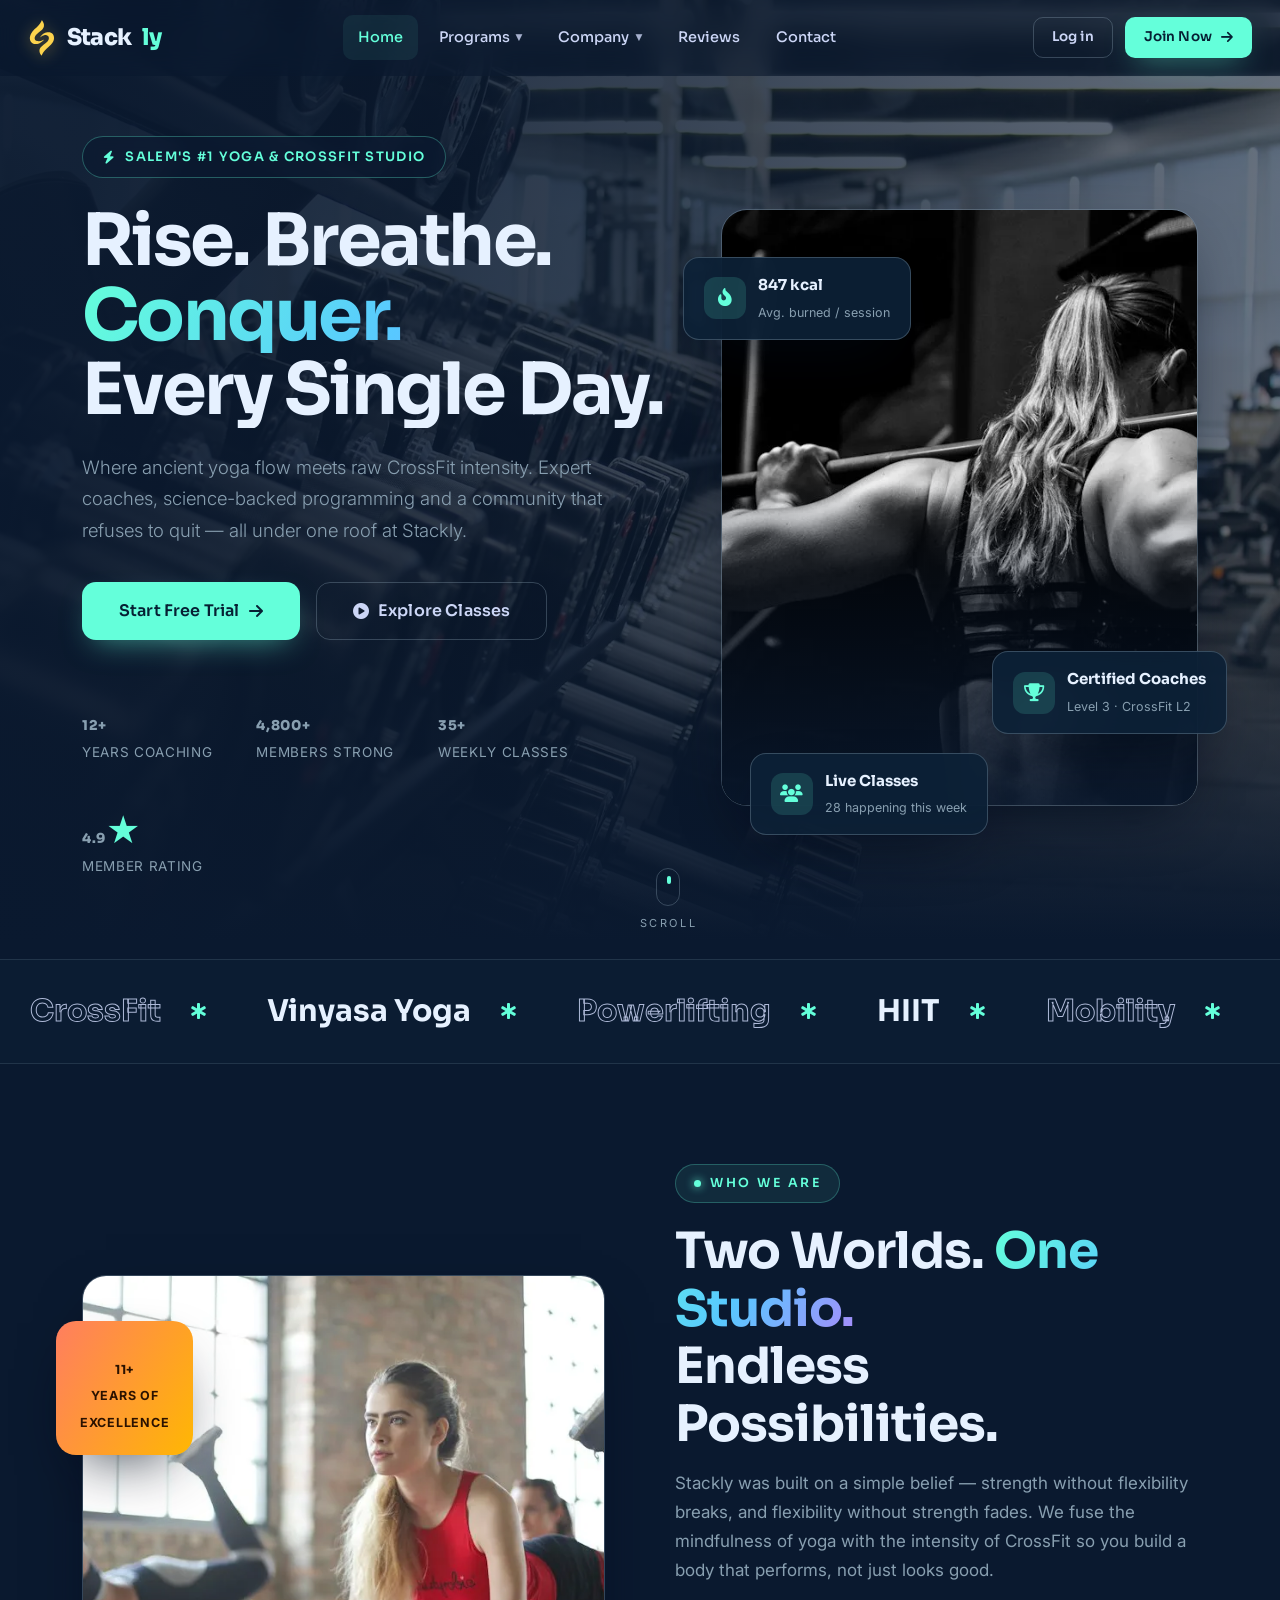
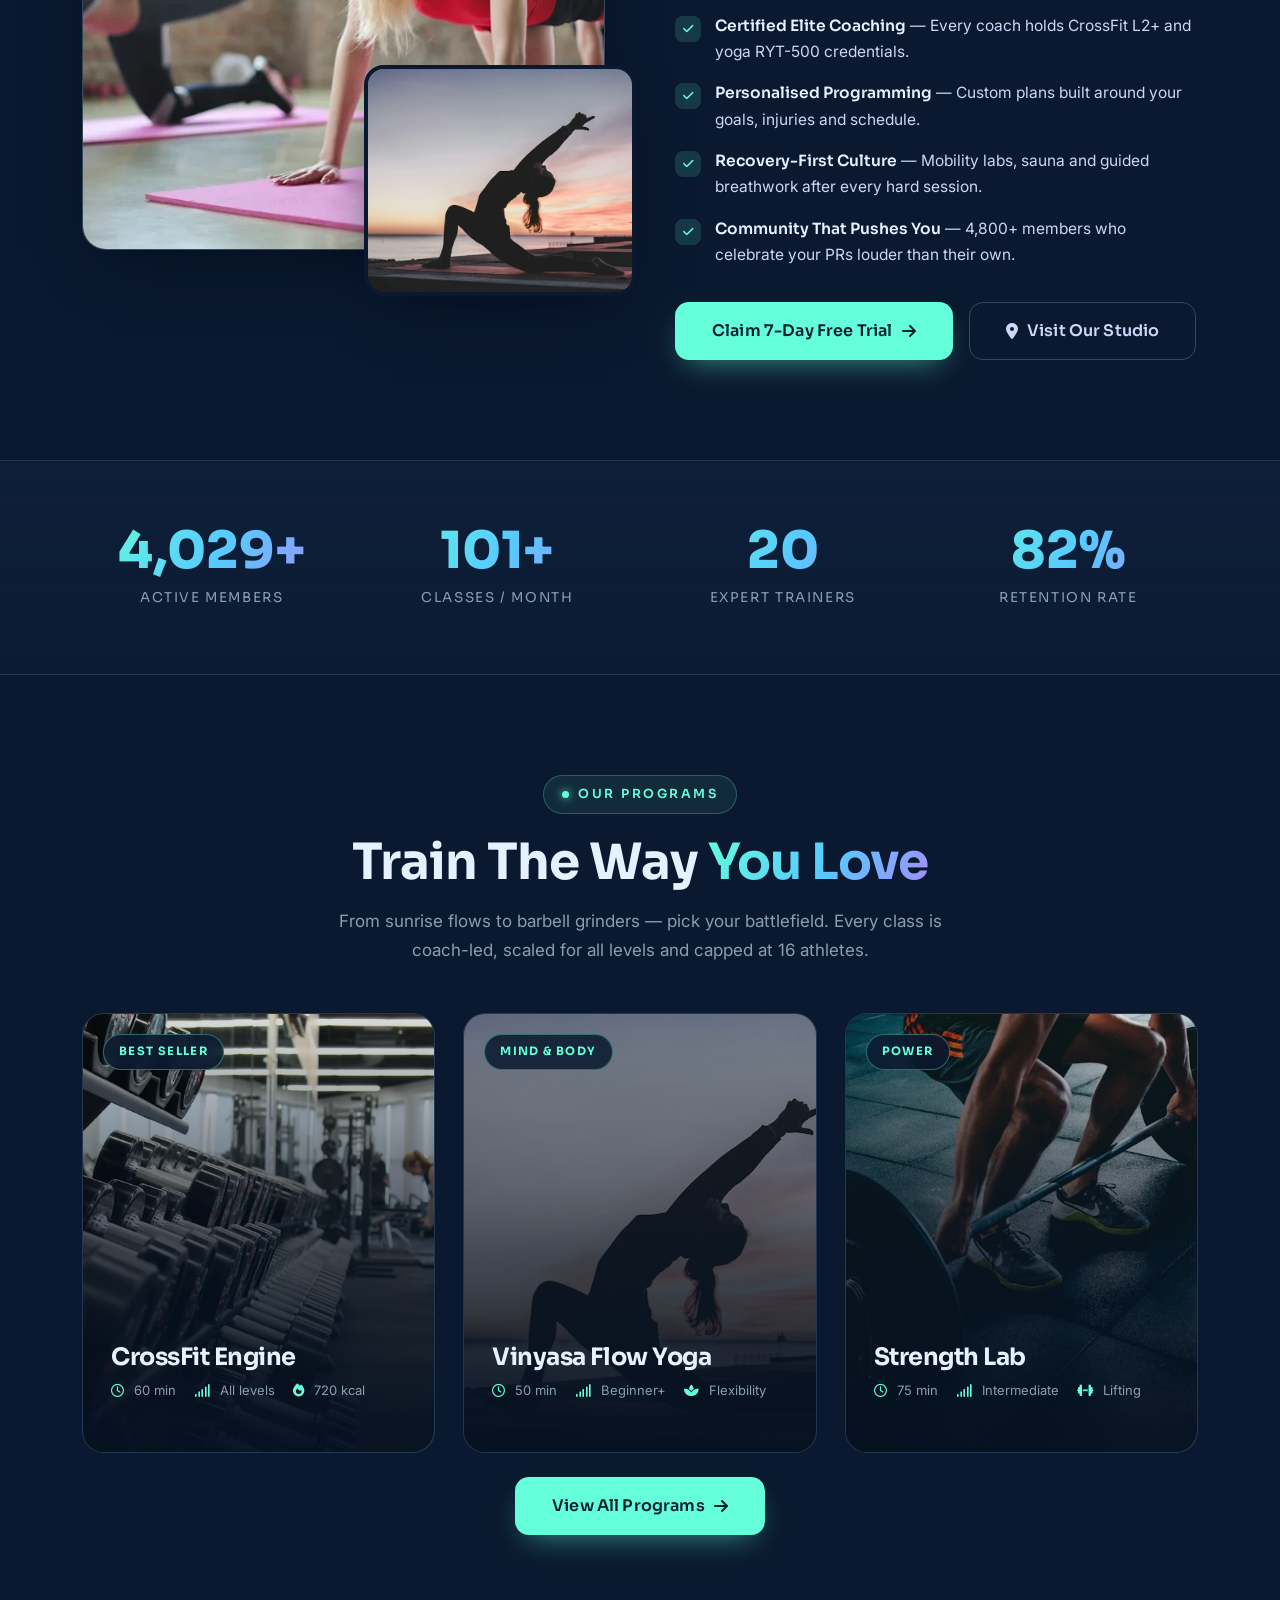
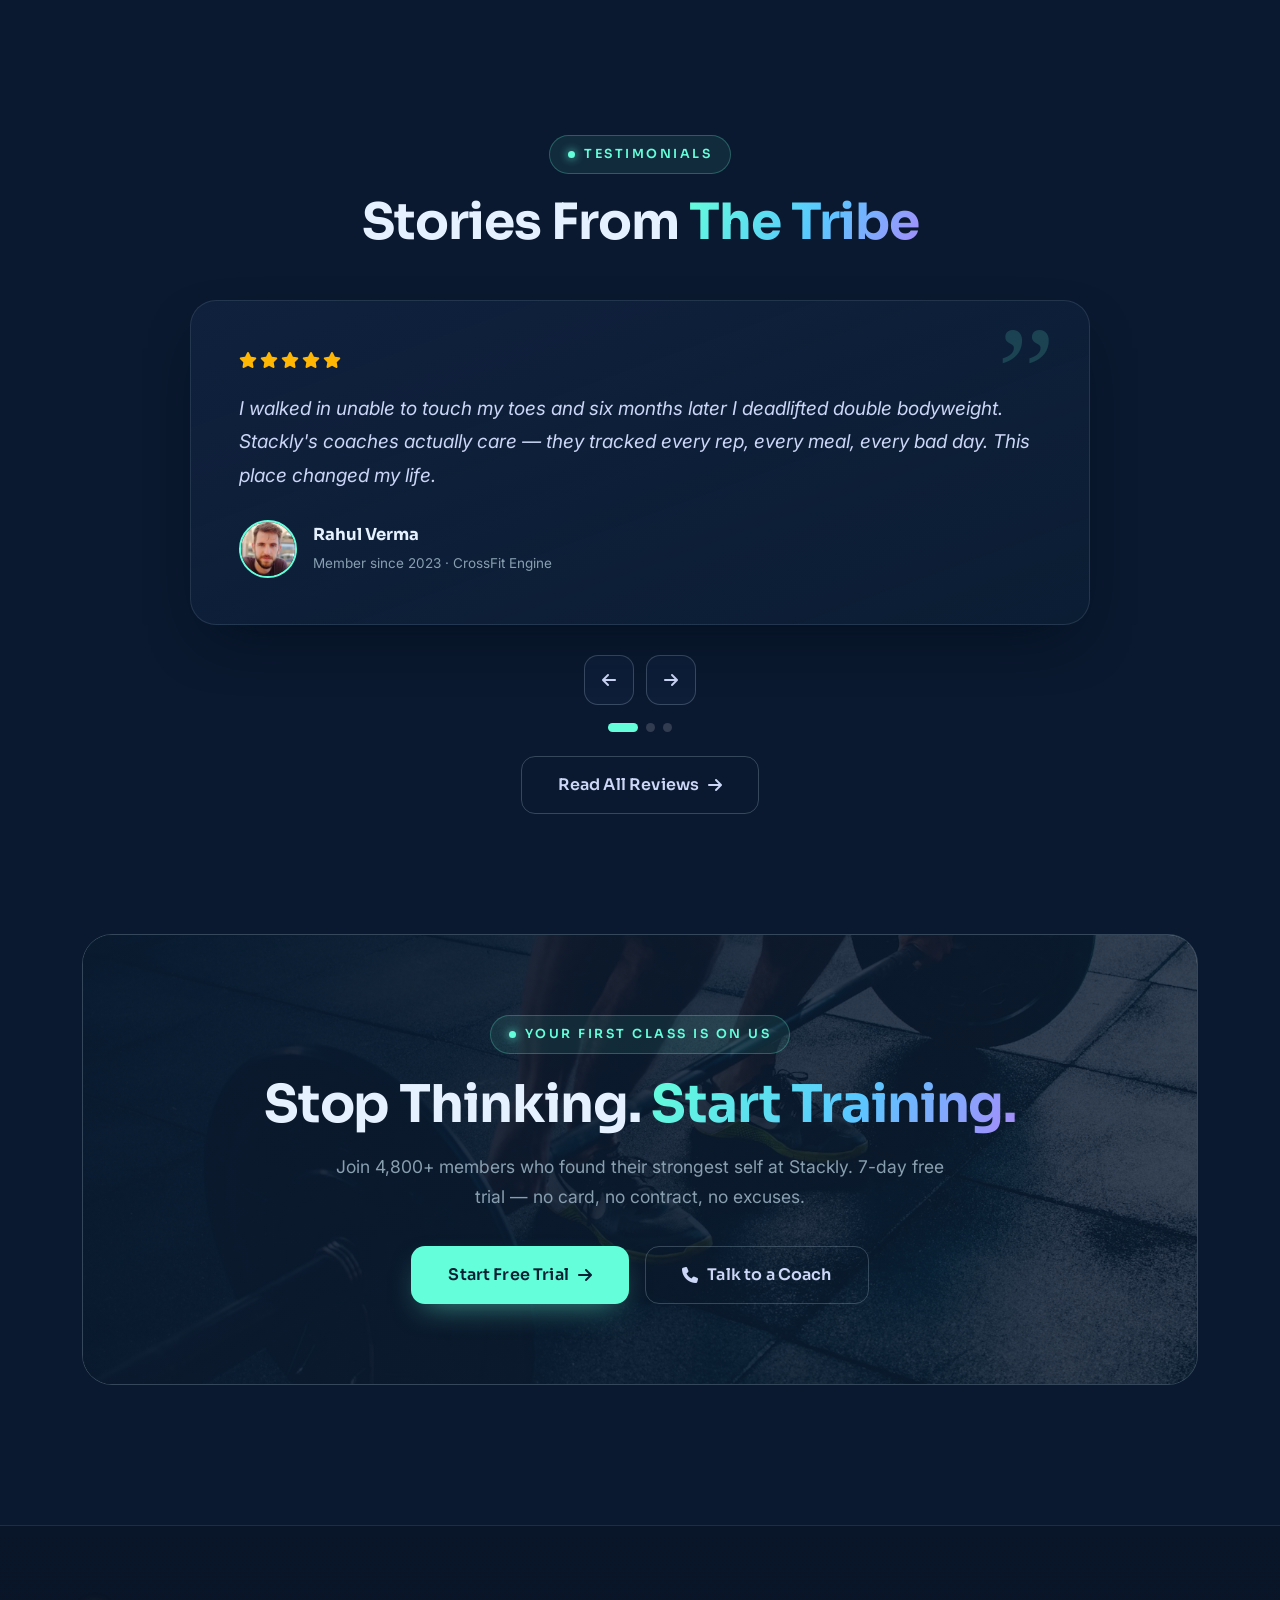
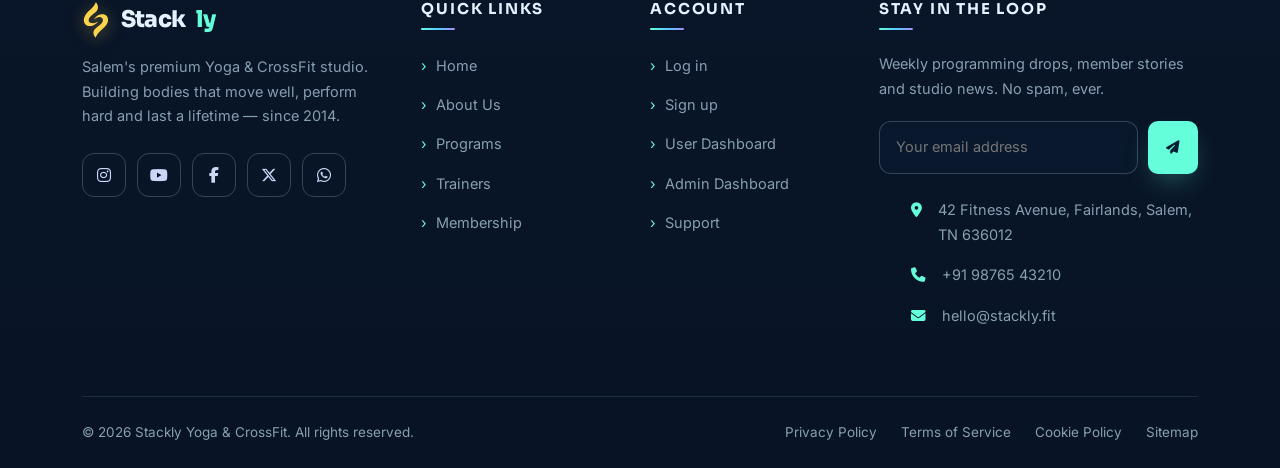
<file: index.html>
<!DOCTYPE html>
<html lang="en">
<head>
<meta charset="UTF-8">
<meta name="viewport" content="width=device-width, initial-scale=1.0">
<title>Stackly — Yoga &amp; CrossFit Studio | Rise. Breathe. Conquer.</title>
<meta name="description" content="Stackly is a premium Yoga & CrossFit studio offering expert coaching, high-energy classes and a community that pushes your limits. Join today.">
<link rel="preconnect" href="https://fonts.googleapis.com">
<link rel="preconnect" href="https://fonts.gstatic.com" crossorigin>
<link href="https://fonts.googleapis.com/css2?family=Sora:wght@400;500;600;700;800&family=Inter:wght@400;500;600&display=swap" rel="stylesheet">
<link href="https://cdn.jsdelivr.net/npm/bootstrap@5.3.3/dist/css/bootstrap.min.css" rel="stylesheet">
<link href="https://cdnjs.cloudflare.com/ajax/libs/font-awesome/6.5.2/css/all.min.css" rel="stylesheet">
<link href="css/style.css" rel="stylesheet">
<link rel="icon" type="image/svg+xml" href="assets/logo.svg">
</head>
<body>

<!-- ===== Loader Page ===== -->
<div id="preloader" role="status" aria-live="polite">
  <img class="loader-logo" src="assets/logo.svg" alt="">
  <div class="spinner" aria-hidden="true"></div>
  <div class="loader-text">Loading, please wait...</div>
  <div class="loader-sub">Preparing your session at Stackly</div>
  <div class="loader-bar" aria-hidden="true"><span></span></div>
</div>

<div id="scrollProgress"></div>

<!-- ===== Navbar ===== -->
<nav class="navbar-stack" id="navbar">
  <div class="nav-inner">
    <a href="index.html" class="brand">
      <span class="brand-mark"><img src="assets/logo.svg" alt=""></span> Stack<b>ly</b>
    </a>

    <ul class="nav-links">
      <li><a href="index.html" class="nav-link-stack active">Home</a></li>
      <li class="nav-item-drop">
        <a class="nav-link-stack" role="button" aria-expanded="false">Programs <span class="caret">▼</span></a>
        <div class="dropdown-menu-stack">
          <div class="dd-label">Move with us</div>
          <a href="classes.html#crossfit"><i class="fa-solid fa-person-running"></i> CrossFit Training</a>
          <a href="classes.html#yoga"><i class="fa-solid fa-spa"></i> Yoga &amp; Mobility</a>
          <a href="classes.html#strength"><i class="fa-solid fa-dumbbell"></i> Strength Lab</a>
          <a href="classes.html#hiit"><i class="fa-solid fa-heart-pulse"></i> HIIT Conditioning</a>
        </div>
      </li>
      <li class="nav-item-drop">
        <a class="nav-link-stack" role="button" aria-expanded="false">Company <span class="caret">▼</span></a>
        <div class="dropdown-menu-stack">
          <div class="dd-label">Get to know us</div>
          <a href="about.html"><i class="fa-solid fa-circle-info"></i> About Us</a>
          <a href="trainers.html"><i class="fa-solid fa-users"></i> Our Trainers</a>
          <a href="pricing.html"><i class="fa-solid fa-tags"></i> Membership</a>
          <a href="contact.html"><i class="fa-solid fa-envelope"></i> Contact Us</a>
        </div>
      </li>
      <li><a href="testimonials.html" class="nav-link-stack">Reviews</a></li>
      <li><a href="contact.html" class="nav-link-stack">Contact</a></li>
    </ul>

    <div class="nav-cta">
      <a href="login.html" class="btn btn-ghost btn-sm">Log in</a>
      <a href="signup.html" class="btn btn-primary-stack btn-sm">Join Now <i class="fa-solid fa-arrow-right"></i></a>
      <button class="hamburger" aria-label="Open menu" aria-expanded="false" aria-controls="mobileMenu">
        <span></span><span></span><span></span>
      </button>
    </div>
  </div>
</nav>

<!-- ===== Mobile full-screen overlay menu ===== -->
<div class="mobile-menu" id="mobileMenu">
  <a class="m-item" href="index.html"><span>Home</span><span class="num">01</span></a>
  <button class="m-item w-100 text-start" data-msub="msubPrograms" style="background:none;border:0">
    <span>Programs</span><span class="num">02 <i class="caret fa-solid fa-chevron-down ms-2" style="font-size:13px"></i></span>
  </button>
  <div class="m-sub" id="msubPrograms">
    <a href="classes.html#crossfit">CrossFit Training</a>
    <a href="classes.html#yoga">Yoga &amp; Mobility</a>
    <a href="classes.html#strength">Strength Lab</a>
    <a href="classes.html#hiit">HIIT Conditioning</a>
  </div>
  <button class="m-item w-100 text-start" data-msub="msubCompany" style="background:none;border:0">
    <span>Company</span><span class="num">03 <i class="caret fa-solid fa-chevron-down ms-2" style="font-size:13px"></i></span>
  </button>
  <div class="m-sub" id="msubCompany">
    <a href="about.html">About Us</a>
    <a href="trainers.html">Our Trainers</a>
    <a href="pricing.html">Membership</a>
    <a href="contact.html">Contact Us</a>
  </div>
  <a class="m-item" href="testimonials.html"><span>Reviews</span><span class="num">04</span></a>
  <a class="m-item" href="contact.html"><span>Contact</span><span class="num">05</span></a>

  <div class="m-cta">
    <a href="login.html" class="btn btn-ghost btn-lg"><i class="fa-solid fa-right-to-bracket"></i> Log in</a>
    <a href="signup.html" class="btn btn-primary-stack btn-lg">Join Now <i class="fa-solid fa-arrow-right"></i></a>
  </div>
  <div class="m-social">
    <a href="https://www.instagram.com/" target="_blank" rel="noopener" aria-label="Instagram"><i class="fa-brands fa-instagram"></i></a>
    <a href="https://www.youtube.com/" target="_blank" rel="noopener" aria-label="YouTube"><i class="fa-brands fa-youtube"></i></a>
    <a href="https://www.facebook.com/" target="_blank" rel="noopener" aria-label="Facebook"><i class="fa-brands fa-facebook-f"></i></a>
    <a href="https://x.com/" target="_blank" rel="noopener" aria-label="Twitter"><i class="fa-brands fa-x-twitter"></i></a>
  </div>
</div>

<!-- ===== Hero ===== -->
<header class="hero">
  <div class="hero-bg"></div>
  <div class="hero-veil"></div>
  <div class="container">
    <div class="hero-grid">
      <div class="hero-copy">
        <span class="hero-badge"><i class="fa-solid fa-bolt"></i> Salem's #1 Yoga &amp; CrossFit Studio</span>
        <h1>
          <span class="line"><span style="--hd:.15s">Rise. Breathe.</span></span>
          <span class="line"><span class="grad" style="--hd:.3s">Conquer.</span></span>
          <span class="line"><span style="--hd:.45s">Every Single Day.</span></span>
        </h1>
        <p class="lead">Where ancient yoga flow meets raw CrossFit intensity. Expert coaches, science-backed programming and a community that refuses to quit — all under one roof at Stackly.</p>
        <div class="hero-actions">
          <a href="signup.html" class="btn btn-primary-stack btn-lg btn-magnetic">Start Free Trial <i class="fa-solid fa-arrow-right"></i></a>
          <a href="classes.html" class="btn btn-ghost btn-lg btn-magnetic"><i class="fa-solid fa-circle-play"></i> Explore Classes</a>
        </div>
        <div class="hero-stats">
          <div class="st"><b><span data-count="12" data-suffix="+">0</span></b><span>Years Coaching</span></div>
          <div class="st"><b><span data-count="4800" data-suffix="+">0</span></b><span>Members Strong</span></div>
          <div class="st"><b><span data-count="35" data-suffix="+">0</span></b><span>Weekly Classes</span></div>
          <div class="st"><b><span data-count="4.9" data-dec="1">0</span><em>★</em></b><span>Member Rating</span></div>
        </div>
      </div>

      <div class="hero-visual">
        <div class="hero-card">
          <img src="assets/img/hero-visual.webp" alt="Athlete training with kettlebell at Stackly">
          <div class="glow"></div>
        </div>
        <div class="float-chip chip-1">
          <span class="ic"><i class="fa-solid fa-fire-flame-curved"></i></span>
          <div><b>847 kcal</b><span>Avg. burned / session</span></div>
        </div>
        <div class="float-chip chip-2">
          <span class="ic"><i class="fa-solid fa-trophy"></i></span>
          <div><b>Certified Coaches</b><span>Level 3 · CrossFit L2</span></div>
        </div>
        <div class="float-chip chip-3">
          <span class="ic"><i class="fa-solid fa-users"></i></span>
          <div><b>Live Classes</b><span>28 happening this week</span></div>
        </div>
      </div>
    </div>
  </div>
  <div class="scroll-hint"><div class="mouse"></div>Scroll</div>
</header>

<!-- ===== Marquee ===== -->
<div class="marquee-wrap" aria-hidden="true">
  <div class="marquee">
    <span>CrossFit <i class="fa-solid fa-star-of-life"></i></span>
    <span>Vinyasa Yoga <i class="fa-solid fa-star-of-life"></i></span>
    <span>Powerlifting <i class="fa-solid fa-star-of-life"></i></span>
    <span>HIIT <i class="fa-solid fa-star-of-life"></i></span>
    <span>Mobility <i class="fa-solid fa-star-of-life"></i></span>
    <span>Olympic Lifting <i class="fa-solid fa-star-of-life"></i></span>
    <span>Recovery <i class="fa-solid fa-star-of-life"></i></span>
  </div>
</div>

<!-- ===== About ===== -->
<section id="about">
  <div class="container">
    <div class="about-grid">
      <div class="about-visual reveal-left">
        <div class="about-img-main">
          <img src="assets/img/about-main.webp" alt="Strength training inside Stackly studio">
        </div>
        <div class="about-img-sub">
          <img src="assets/img/class-yoga.webp" alt="Yoga session at Stackly">
        </div>
        <div class="exp-badge"><b><span data-count="12" data-suffix="+">0</span></b><span>Years of<br>Excellence</span></div>
      </div>

      <div class="reveal-right">
        <span class="sec-eyebrow">Who we are</span>
        <h2 class="sec-title">Two Worlds. <span class="accent">One Studio.</span><br>Endless Possibilities.</h2>
        <p class="sec-sub">Stackly was built on a simple belief — strength without flexibility breaks, and flexibility without strength fades. We fuse the mindfulness of yoga with the intensity of CrossFit so you build a body that performs, not just looks good.</p>
        <ul class="feature-list">
          <li><span class="tick"><i class="fa-solid fa-check"></i></span><div><b>Certified Elite Coaching</b> — Every coach holds CrossFit L2+ and yoga RYT-500 credentials.</div></li>
          <li><span class="tick"><i class="fa-solid fa-check"></i></span><div><b>Personalised Programming</b> — Custom plans built around your goals, injuries and schedule.</div></li>
          <li><span class="tick"><i class="fa-solid fa-check"></i></span><div><b>Recovery-First Culture</b> — Mobility labs, sauna and guided breathwork after every hard session.</div></li>
          <li><span class="tick"><i class="fa-solid fa-check"></i></span><div><b>Community That Pushes You</b> — 4,800+ members who celebrate your PRs louder than their own.</div></li>
        </ul>
        <div class="d-flex flex-wrap gap-3">
          <a href="signup.html" class="btn btn-primary-stack btn-lg btn-magnetic">Claim 7-Day Free Trial <i class="fa-solid fa-arrow-right"></i></a>
          <a href="contact.html" class="btn btn-ghost btn-lg btn-magnetic"><i class="fa-solid fa-location-dot"></i> Visit Our Studio</a>
        </div>
      </div>
    </div>
  </div>
</section>

<!-- ===== Counter band ===== -->
<div class="counter-band">
  <div class="container">
    <div class="counter-grid">
      <div class="counter-item reveal" style="--d:0s"><div class="num"><span data-count="4800" data-suffix="+">0</span></div><div class="lbl">Active Members</div></div>
      <div class="counter-item reveal" style="--d:.1s"><div class="num"><span data-count="120" data-suffix="+">0</span></div><div class="lbl">Classes / Month</div></div>
      <div class="counter-item reveal" style="--d:.2s"><div class="num"><span data-count="24" data-suffix="">0</span></div><div class="lbl">Expert Trainers</div></div>
      <div class="counter-item reveal" style="--d:.3s"><div class="num"><span data-count="98" data-suffix="%">0</span></div><div class="lbl">Retention Rate</div></div>
    </div>
  </div>
</div>

<!-- ===== Classes ===== -->
<section id="classes">
  <div class="container">
    <div class="sec-head-center mb-5">
      <span class="sec-eyebrow reveal">Our Programs</span>
      <h2 class="sec-title reveal" style="--d:.08s">Train The Way <span class="accent">You Love</span></h2>
      <p class="sec-sub reveal" style="--d:.16s">From sunrise flows to barbell grinders — pick your battlefield. Every class is coach-led, scaled for all levels and capped at 16 athletes.</p>
    </div>

    <div class="class-grid">
      <article class="class-card reveal-zoom" style="--d:0s">
        <div class="img"><img src="assets/img/class-crossfit.webp" alt="CrossFit class"></div>
        <div class="ov"></div>
        <span class="class-tag">Best Seller</span>
        <div class="body">
          <h3>CrossFit Engine</h3>
          <p>Constantly varied functional movements at high intensity. Olympic lifts, gymnastics and metabolic conditioning programmed in 8-week cycles.</p>
          <div class="class-meta">
            <span><i class="fa-regular fa-clock"></i> 60 min</span>
            <span><i class="fa-solid fa-signal"></i> All levels</span>
            <span><i class="fa-solid fa-fire"></i> 720 kcal</span>
          </div>
          <a href="classes.html" class="class-more">Book a class <i class="fa-solid fa-arrow-right"></i></a>
        </div>
      </article>

      <article class="class-card reveal-zoom" style="--d:.1s">
        <div class="img"><img src="assets/img/class-yoga.webp" alt="Yoga class"></div>
        <div class="ov"></div>
        <span class="class-tag">Mind &amp; Body</span>
        <div class="body">
          <h3>Vinyasa Flow Yoga</h3>
          <p>Breath-synchronised sequences that build deep strength, balance and calm. Heated studio options available for a deeper detox.</p>
          <div class="class-meta">
            <span><i class="fa-regular fa-clock"></i> 50 min</span>
            <span><i class="fa-solid fa-signal"></i> Beginner+</span>
            <span><i class="fa-solid fa-spa"></i> Flexibility</span>
          </div>
          <a href="classes.html" class="class-more">Book a class <i class="fa-solid fa-arrow-right"></i></a>
        </div>
      </article>

      <article class="class-card reveal-zoom" style="--d:.2s">
        <div class="img"><img src="assets/img/class-strength.webp" alt="Strength training"></div>
        <div class="ov"></div>
        <span class="class-tag">Power</span>
        <div class="body">
          <h3>Strength Lab</h3>
          <p>Barbell-focused hypertrophy and powerlifting blocks with velocity tracking. Build muscle that actually moves weight.</p>
          <div class="class-meta">
            <span><i class="fa-regular fa-clock"></i> 75 min</span>
            <span><i class="fa-solid fa-signal"></i> Intermediate</span>
            <span><i class="fa-solid fa-dumbbell"></i> Lifting</span>
          </div>
          <a href="classes.html" class="class-more">Book a class <i class="fa-solid fa-arrow-right"></i></a>
        </div>
      </article>
    </div>

    <div class="text-center mt-4 reveal">
      <a href="classes.html" class="btn btn-primary-stack btn-lg btn-magnetic">View All Programs <i class="fa-solid fa-arrow-right"></i></a>
    </div>
  </div>
</section>

<!-- ===== Testimonials ===== -->
<section id="testimonials">
  <div class="container">
    <div class="sec-head-center mb-5">
      <span class="sec-eyebrow reveal">Testimonials</span>
      <h2 class="sec-title reveal" style="--d:.08s">Stories From <span class="accent">The Tribe</span></h2>
    </div>

    <div class="testi-wrap reveal">
      <div class="testi-slide on">
        <div class="testi-card">
          <div class="testi-stars"><i class="fa-solid fa-star"></i><i class="fa-solid fa-star"></i><i class="fa-solid fa-star"></i><i class="fa-solid fa-star"></i><i class="fa-solid fa-star"></i></div>
          <p class="testi-text">I walked in unable to touch my toes and six months later I deadlifted double bodyweight. Stackly's coaches actually care — they tracked every rep, every meal, every bad day. This place changed my life.</p>
          <div class="testi-person">
            <img src="assets/img/avatar-men32.webp" alt="Rahul Verma">
            <div><b>Rahul Verma</b><span>Member since 2023 · CrossFit Engine</span></div>
          </div>
        </div>
      </div>
      <div class="testi-slide">
        <div class="testi-card">
          <div class="testi-stars"><i class="fa-solid fa-star"></i><i class="fa-solid fa-star"></i><i class="fa-solid fa-star"></i><i class="fa-solid fa-star"></i><i class="fa-solid fa-star"></i></div>
          <p class="testi-text">The yoga mornings saved my back and the evening WODs saved my sanity. Having both worlds in one studio means I never skip — there's always something I feel like doing. The community is unreal.</p>
          <div class="testi-person">
            <img src="assets/img/avatar-women44.webp" alt="Priya Sharma">
            <div><b>Priya Sharma</b><span>Member since 2024 · Vinyasa Flow</span></div>
          </div>
        </div>
      </div>
      <div class="testi-slide">
        <div class="testi-card">
          <div class="testi-stars"><i class="fa-solid fa-star"></i><i class="fa-solid fa-star"></i><i class="fa-solid fa-star"></i><i class="fa-solid fa-star"></i><i class="fa-solid fa-star"></i></div>
          <p class="testi-text">I've trained at gyms across three cities. Nothing comes close to Stackly's coaching quality. My VO2 max went up 18%, my sleep is better, and I actually look forward to Mondays now.</p>
          <div class="testi-person">
            <img src="assets/img/avatar-men76.webp" alt="Karthik Iyer">
            <div><b>Karthik Iyer</b><span>Member since 2022 · HIIT Inferno</span></div>
          </div>
        </div>
      </div>

      <div class="testi-nav">
        <button class="tn-btn" id="tPrev" aria-label="Previous testimonial"><i class="fa-solid fa-arrow-left"></i></button>
        <button class="tn-btn" id="tNext" aria-label="Next testimonial"><i class="fa-solid fa-arrow-right"></i></button>
      </div>
      <div class="testi-dots">
        <span class="tdot on"></span><span class="tdot"></span><span class="tdot"></span>
      </div>
    </div>

    <div class="text-center mt-4 reveal">
      <a href="testimonials.html" class="btn btn-ghost btn-lg btn-magnetic">Read All Reviews <i class="fa-solid fa-arrow-right"></i></a>
    </div>
  </div>
</section>

<!-- ===== CTA ===== -->
<section style="padding-top:20px">
  <div class="container">
    <div class="cta-banner reveal-zoom">
      <div class="bgimg"></div><div class="veil"></div>
      <div class="inner">
        <span class="sec-eyebrow">Your first class is on us</span>
        <h2>Stop Thinking. <span class="grad-text">Start Training.</span></h2>
        <p>Join 4,800+ members who found their strongest self at Stackly. 7-day free trial — no card, no contract, no excuses.</p>
        <div class="cta-actions">
          <a href="signup.html" class="btn btn-primary-stack btn-lg btn-magnetic">Start Free Trial <i class="fa-solid fa-arrow-right"></i></a>
          <a href="contact.html" class="btn btn-ghost btn-lg btn-magnetic"><i class="fa-solid fa-phone"></i> Talk to a Coach</a>
        </div>
      </div>
    </div>
  </div>
</section>

<!-- ===== Footer ===== -->
<footer class="footer">
  <div class="container">
    <div class="footer-grid">
      <div>
        <a href="index.html" class="brand mb-3 d-inline-flex"><span class="brand-mark"><img src="assets/logo.svg" alt=""></span> Stack<b>ly</b></a>
        <p>Salem's premium Yoga &amp; CrossFit studio. Building bodies that move well, perform hard and last a lifetime — since 2014.</p>
        <div class="f-social">
          <a href="https://www.instagram.com/" target="_blank" rel="noopener" aria-label="Instagram"><i class="fa-brands fa-instagram"></i></a>
          <a href="https://www.youtube.com/" target="_blank" rel="noopener" aria-label="YouTube"><i class="fa-brands fa-youtube"></i></a>
          <a href="https://www.facebook.com/" target="_blank" rel="noopener" aria-label="Facebook"><i class="fa-brands fa-facebook-f"></i></a>
          <a href="https://x.com/" target="_blank" rel="noopener" aria-label="X"><i class="fa-brands fa-x-twitter"></i></a>
          <a href="https://wa.me/919876543210" target="_blank" rel="noopener" aria-label="WhatsApp"><i class="fa-brands fa-whatsapp"></i></a>
        </div>
      </div>

      <div>
        <h3>Quick Links</h3>
        <ul class="f-links">
          <li><a href="index.html">Home</a></li>
          <li><a href="about.html">About Us</a></li>
          <li><a href="classes.html">Programs</a></li>
          <li><a href="trainers.html">Trainers</a></li>
          <li><a href="pricing.html">Membership</a></li>
        </ul>
      </div>

      <div>
        <h3>Account</h3>
        <ul class="f-links">
          <li><a href="login.html">Log in</a></li>
          <li><a href="signup.html">Sign up</a></li>
          <li><a href="dashboard.html">User Dashboard</a></li>
          <li><a href="admin.html">Admin Dashboard</a></li>
          <li><a href="contact.html">Support</a></li>
        </ul>
      </div>

      <div>
        <h3>Stay In The Loop</h3>
        <p>Weekly programming drops, member stories and studio news. No spam, ever.</p>
        <form class="newsletter" data-demo>
          <input type="email" placeholder="Your email address" required aria-label="Email address">
          <button type="submit" class="btn btn-primary-stack btn-sm" aria-label="Subscribe"><i class="fa-solid fa-paper-plane"></i></button>
        </form>
        <ul class="f-contact mt-4" style="margin-top:22px">
          <li><i class="fa-solid fa-location-dot"></i><span>42 Fitness Avenue, Fairlands, Salem, TN 636012</span></li>
          <li><i class="fa-solid fa-phone"></i><a href="tel:+919876543210">+91 98765 43210</a></li>
          <li><i class="fa-solid fa-envelope"></i><a href="mailto:hello@stackly.fit">hello@stackly.fit</a></li>
        </ul>
      </div>
    </div>

    <div class="f-bottom">
      <span>© <span id="year">2026</span> Stackly Yoga &amp; CrossFit. All rights reserved.</span>
      <div class="f-legal">
        <a href="#">Privacy Policy</a><a href="#">Terms of Service</a><a href="#">Cookie Policy</a><a href="404.html">Sitemap</a>
      </div>
    </div>
  </div>
</footer>

<button id="backTop" aria-label="Back to top"><i class="fa-solid fa-arrow-up"></i></button>

<script src="https://cdn.jsdelivr.net/npm/bootstrap@5.3.3/dist/js/bootstrap.bundle.min.js"></script>
<script src="js/main.js"></script>
<script>document.getElementById('year').textContent = new Date().getFullYear();</script>
</body>
</html>
</file>
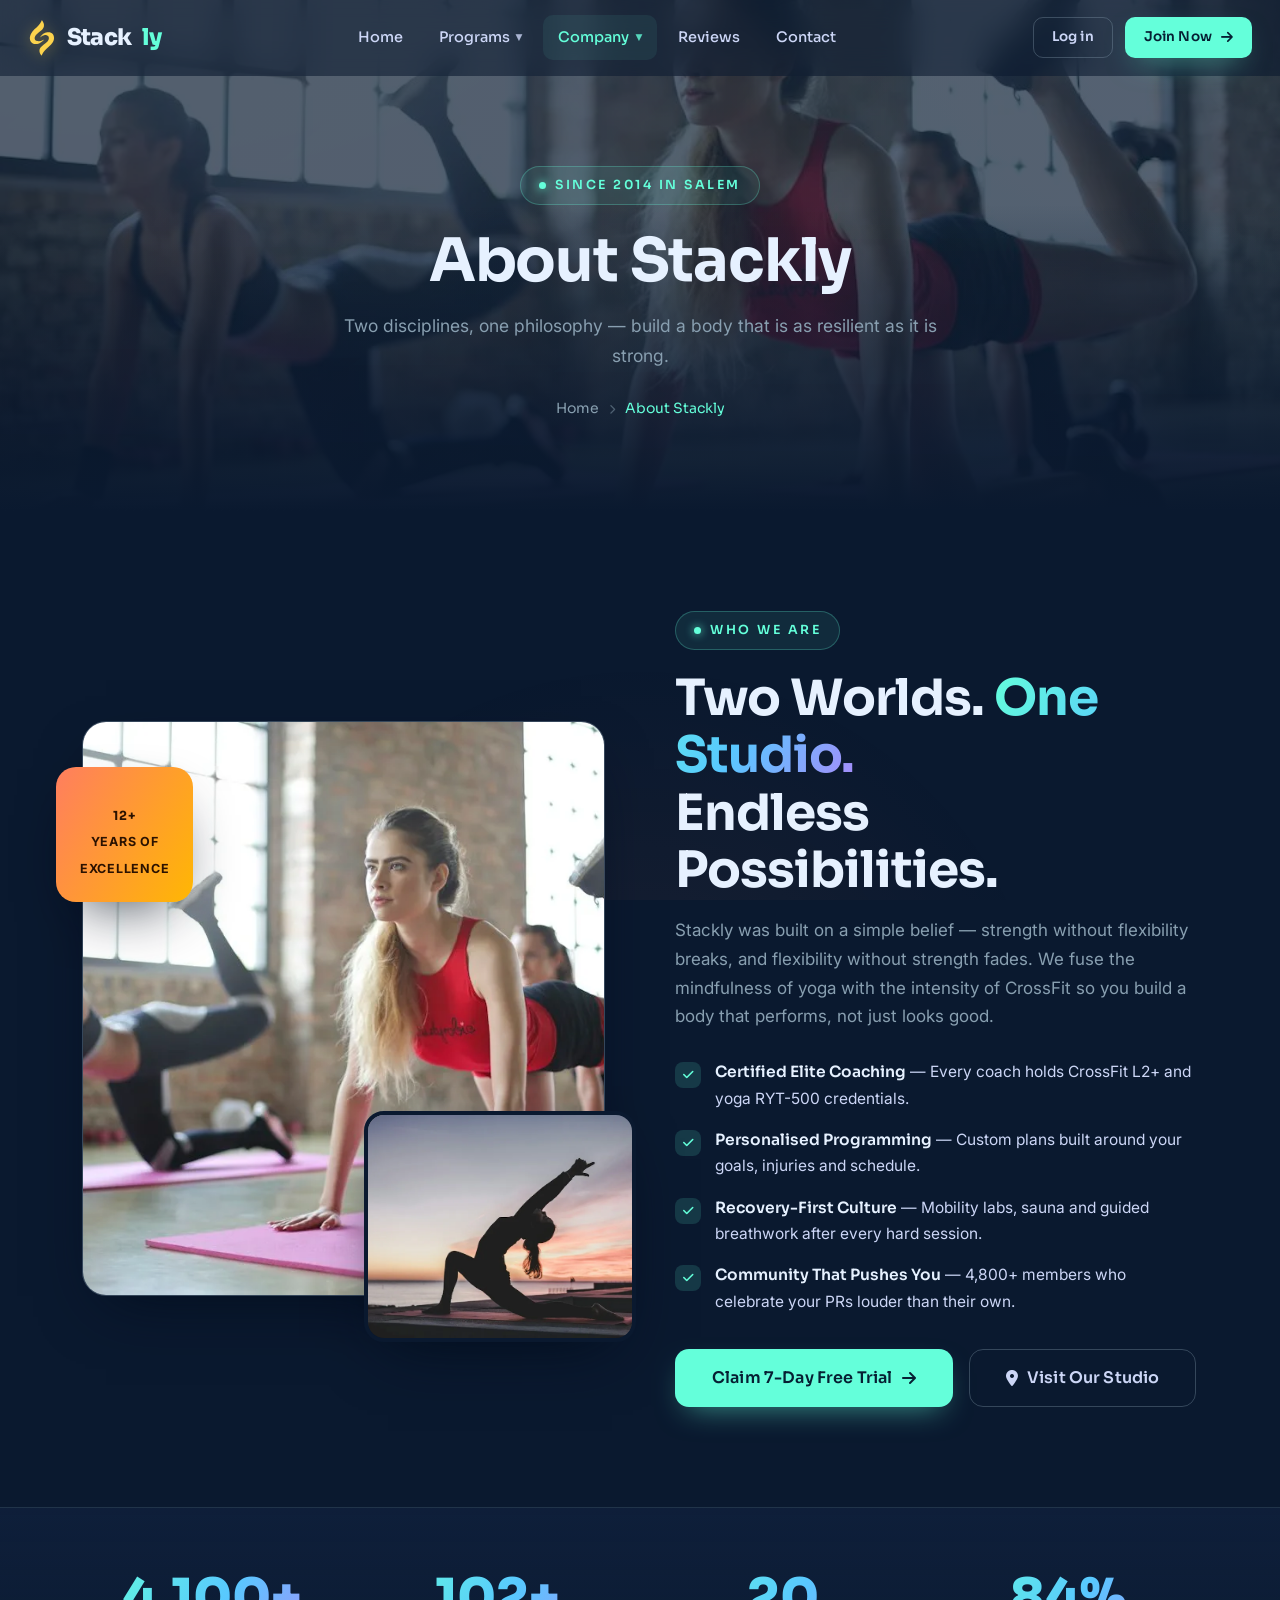
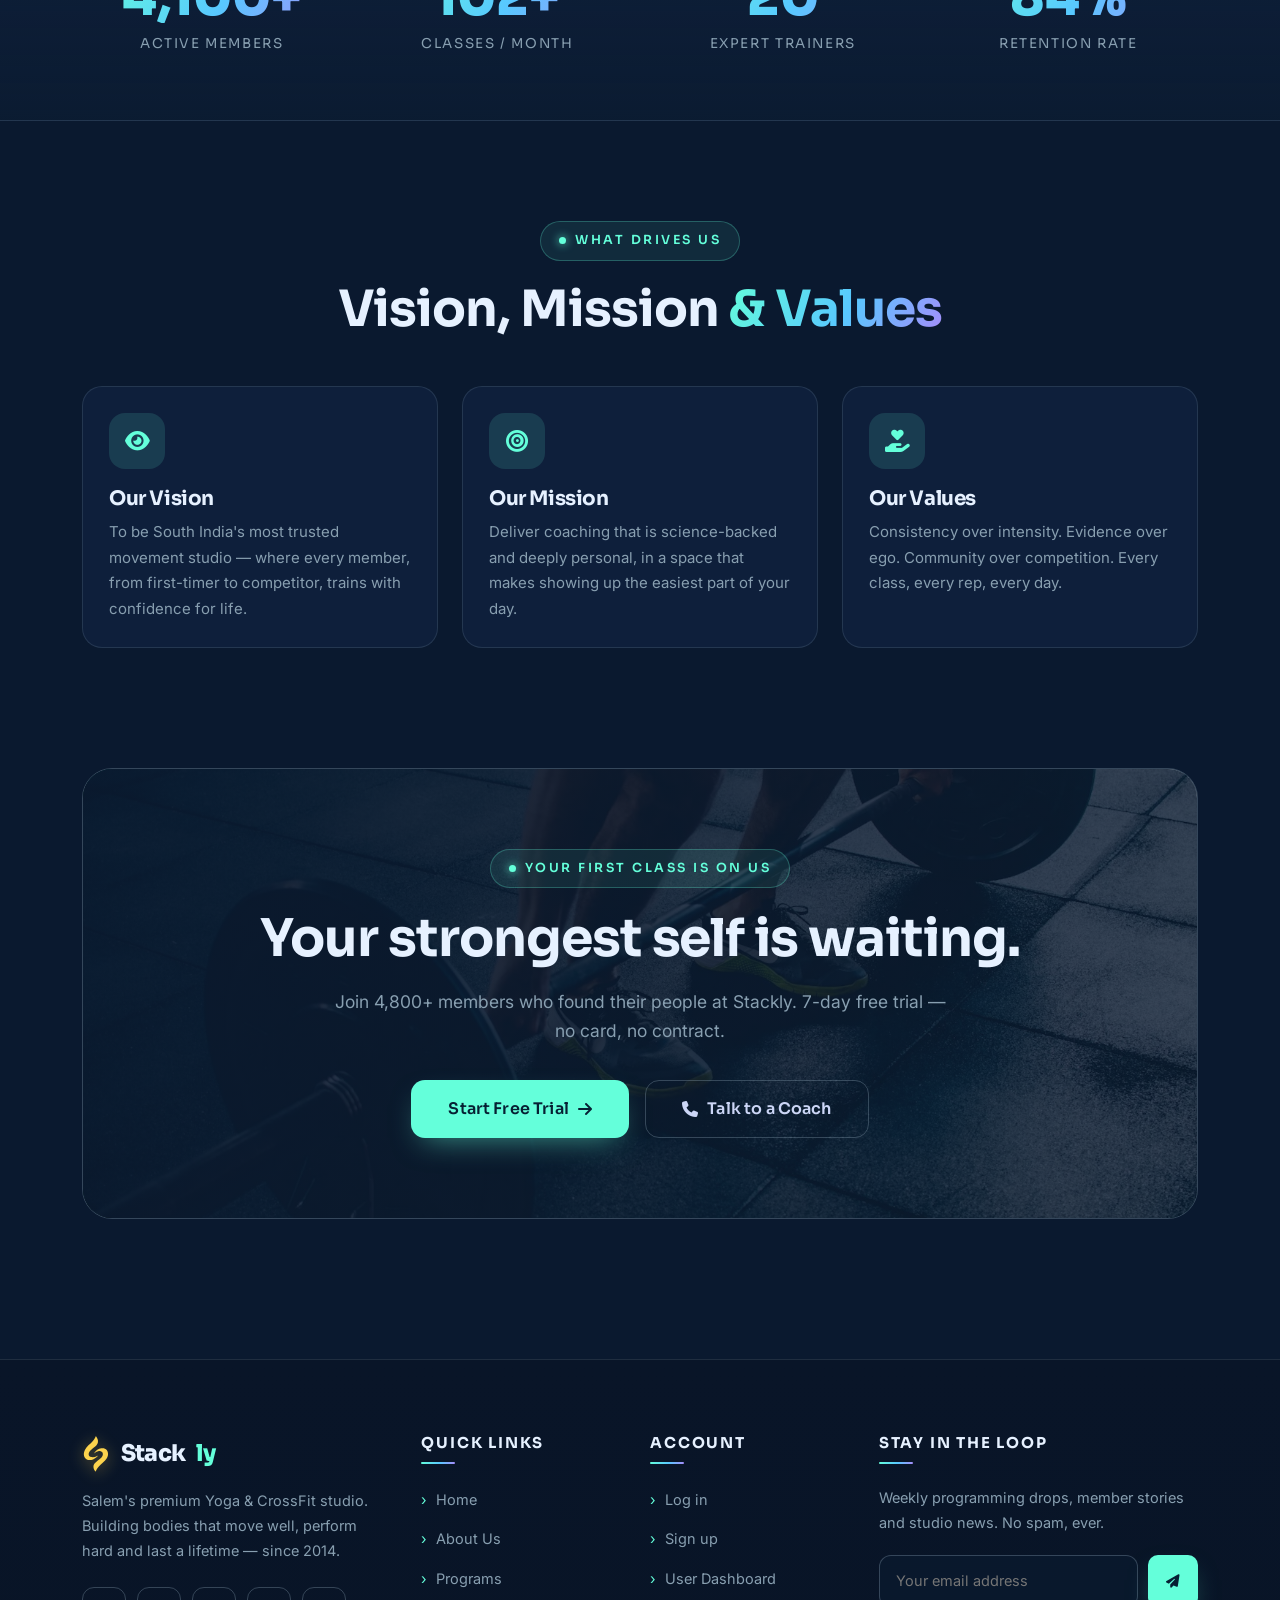
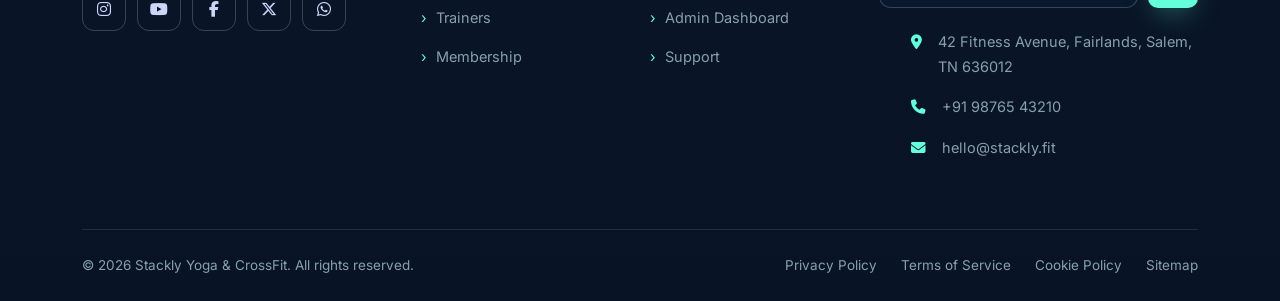
<file: about.html>
<!DOCTYPE html>
<html lang="en">
<head>
<meta charset="UTF-8">
<meta name="viewport" content="width=device-width, initial-scale=1.0">
<title>About Us — Stackly Yoga & CrossFit</title>
<meta name="description" content="Learn the story, vision and values behind Stackly — Salem’s premier Yoga & CrossFit studio since 2014.">
<link rel="preconnect" href="https://fonts.googleapis.com">
<link rel="preconnect" href="https://fonts.gstatic.com" crossorigin>
<link href="https://fonts.googleapis.com/css2?family=Sora:wght@400;500;600;700;800&family=Inter:wght@400;500;600&display=swap" rel="stylesheet">
<link href="https://cdn.jsdelivr.net/npm/bootstrap@5.3.3/dist/css/bootstrap.min.css" rel="stylesheet">
<link href="https://cdnjs.cloudflare.com/ajax/libs/font-awesome/6.5.2/css/all.min.css" rel="stylesheet">
<link href="css/style.css" rel="stylesheet">
<link rel="icon" type="image/svg+xml" href="assets/logo.svg">
</head>
<body>
<!-- Loader -->
<div id="preloader" role="status" aria-live="polite">
  <img class="loader-logo" src="assets/logo.svg" alt="">
  <div class="spinner" aria-hidden="true"></div>
  <div class="loader-text">Loading, please wait...</div>
  <div class="loader-sub">Preparing your session at Stackly</div>
  <div class="loader-bar" aria-hidden="true"><span></span></div>
</div>
<div id="scrollProgress"></div>
<!-- ===== Navbar ===== -->
<nav class="navbar-stack" id="navbar">
  <div class="nav-inner">
    <a href="index.html" class="brand"><span class="brand-mark"><img src="assets/logo.svg" alt=""></span> Stack<b>ly</b></a>
    <ul class="nav-links">
      <li><a href="index.html" class="nav-link-stack">Home</a></li>
      <li class="nav-item-drop">
        <a class="nav-link-stack" role="button" aria-expanded="false">Programs <span class="caret">▼</span></a>
        <div class="dropdown-menu-stack">
          <div class="dd-label">Move with us</div>
          <a href="classes.html#crossfit"><i class="fa-solid fa-person-running"></i> CrossFit Training</a>
          <a href="classes.html#yoga"><i class="fa-solid fa-spa"></i> Yoga &amp; Mobility</a>
          <a href="classes.html#strength"><i class="fa-solid fa-dumbbell"></i> Strength Lab</a>
          <a href="classes.html#hiit"><i class="fa-solid fa-heart-pulse"></i> HIIT Conditioning</a>
        </div>
      </li>
      <li class="nav-item-drop">
        <a class="nav-link-stack" role="button" aria-expanded="false">Company <span class="caret">▼</span></a>
        <div class="dropdown-menu-stack">
          <div class="dd-label">Get to know us</div>
          <a href="about.html"><i class="fa-solid fa-circle-info"></i> About Us</a>
          <a href="trainers.html"><i class="fa-solid fa-users"></i> Our Trainers</a>
          <a href="pricing.html"><i class="fa-solid fa-tags"></i> Membership</a>
          <a href="contact.html"><i class="fa-solid fa-envelope"></i> Contact Us</a>
        </div>
      </li>
      <li><a href="testimonials.html" class="nav-link-stack">Reviews</a></li>
      <li><a href="contact.html" class="nav-link-stack">Contact</a></li>
    </ul>
    <div class="nav-cta">
      <a href="login.html" class="btn btn-ghost btn-sm">Log in</a>
      <a href="signup.html" class="btn btn-primary-stack btn-sm">Join Now <i class="fa-solid fa-arrow-right"></i></a>
      <button class="hamburger" aria-label="Open menu" aria-expanded="false" aria-controls="mobileMenu">
        <span></span><span></span><span></span>
      </button>
    </div>
  </div>
</nav>
<div class="mobile-menu" id="mobileMenu">
  <a class="m-item" href="index.html"><span>Home</span><span class="num">01</span></a>
  <button class="m-item w-100 text-start" data-msub="msubPrograms" style="background:none;border:0">
    <span>Programs</span><span class="num">02 <i class="caret fa-solid fa-chevron-down ms-2" style="font-size:13px"></i></span>
  </button>
  <div class="m-sub" id="msubPrograms">
    <a href="classes.html#crossfit">CrossFit Training</a>
    <a href="classes.html#yoga">Yoga &amp; Mobility</a>
    <a href="classes.html#strength">Strength Lab</a>
    <a href="classes.html#hiit">HIIT Conditioning</a>
  </div>
  <button class="m-item w-100 text-start" data-msub="msubCompany" style="background:none;border:0">
    <span>Company</span><span class="num">03 <i class="caret fa-solid fa-chevron-down ms-2" style="font-size:13px"></i></span>
  </button>
  <div class="m-sub" id="msubCompany">
    <a href="about.html">About Us</a>
    <a href="trainers.html">Our Trainers</a>
    <a href="pricing.html">Membership</a>
    <a href="contact.html">Contact Us</a>
  </div>
  <a class="m-item" href="testimonials.html"><span>Reviews</span><span class="num">04</span></a>
  <a class="m-item" href="contact.html"><span>Contact</span><span class="num">05</span></a>

  <div class="m-cta">
    <a href="login.html" class="btn btn-ghost btn-lg"><i class="fa-solid fa-right-to-bracket"></i> Log in</a>
    <a href="signup.html" class="btn btn-primary-stack btn-lg">Join Now <i class="fa-solid fa-arrow-right"></i></a>
  </div>
  <div class="m-social">
    <a href="https://www.instagram.com/" target="_blank" rel="noopener" aria-label="Instagram"><i class="fa-brands fa-instagram"></i></a>
    <a href="https://www.youtube.com/" target="_blank" rel="noopener" aria-label="YouTube"><i class="fa-brands fa-youtube"></i></a>
    <a href="https://www.facebook.com/" target="_blank" rel="noopener" aria-label="Facebook"><i class="fa-brands fa-facebook-f"></i></a>
    <a href="https://x.com/" target="_blank" rel="noopener" aria-label="Twitter"><i class="fa-brands fa-x-twitter"></i></a>
  </div>
</div>

<header class="page-hero">
  <div class="bgimg" style="background-image:url('assets/img/about-main.webp')"></div>
  <div class="veil"></div>
  <div class="container inner">
    <span class="sec-eyebrow reveal in">Since 2014 in Salem</span>
    <h1 class="reveal in" style="--d:.1s">About Stackly</h1>
    <p class="reveal in" style="--d:.2s">Two disciplines, one philosophy — build a body that is as resilient as it is strong.</p>
    <ul class="breadcrumb-stack reveal in" style="--d:.3s">
      <li><a href="index.html">Home</a> <i class="fa-solid fa-chevron-right"></i></li>
      <li class="active">About Stackly</li>
    </ul>
  </div>
</header>

<section id="about">
  <div class="container">
    <div class="about-grid">
      <div class="about-visual reveal-left">
        <div class="about-img-main">
          <img src="assets/img/about-main.webp" alt="Strength training inside Stackly studio">
        </div>
        <div class="about-img-sub">
          <img src="assets/img/class-yoga.webp" alt="Yoga session at Stackly">
        </div>
        <div class="exp-badge"><b><span data-count="12" data-suffix="+">0</span></b><span>Years of<br>Excellence</span></div>
      </div>
      <div class="reveal-right">
        <span class="sec-eyebrow">Who we are</span>
        <h2 class="sec-title">Two Worlds. <span class="accent">One Studio.</span><br>Endless Possibilities.</h2>
        <p class="sec-sub">Stackly was built on a simple belief — strength without flexibility breaks, and flexibility without strength fades. We fuse the mindfulness of yoga with the intensity of CrossFit so you build a body that performs, not just looks good.</p>
        <ul class="feature-list">
          <li><span class="tick"><i class="fa-solid fa-check"></i></span><div><b>Certified Elite Coaching</b> — Every coach holds CrossFit L2+ and yoga RYT-500 credentials.</div></li>
          <li><span class="tick"><i class="fa-solid fa-check"></i></span><div><b>Personalised Programming</b> — Custom plans built around your goals, injuries and schedule.</div></li>
          <li><span class="tick"><i class="fa-solid fa-check"></i></span><div><b>Recovery-First Culture</b> — Mobility labs, sauna and guided breathwork after every hard session.</div></li>
          <li><span class="tick"><i class="fa-solid fa-check"></i></span><div><b>Community That Pushes You</b> — 4,800+ members who celebrate your PRs louder than their own.</div></li>
        </ul>
        <div class="d-flex flex-wrap gap-3">
          <a href="signup.html" class="btn btn-primary-stack btn-lg btn-magnetic">Claim 7-Day Free Trial <i class="fa-solid fa-arrow-right"></i></a>
          <a href="contact.html" class="btn btn-ghost btn-lg btn-magnetic"><i class="fa-solid fa-location-dot"></i> Visit Our Studio</a>
        </div>
      </div>
    </div>
  </div>
</section>

<div class="counter-band">
  <div class="container">
    <div class="counter-grid">
      <div class="counter-item reveal"><div class="num"><span data-count="4800" data-suffix="+">0</span></div><div class="lbl">Active Members</div></div>
      <div class="counter-item reveal" style="--d:.1s"><div class="num"><span data-count="120" data-suffix="+">0</span></div><div class="lbl">Classes / Month</div></div>
      <div class="counter-item reveal" style="--d:.2s"><div class="num"><span data-count="24" data-suffix="">0</span></div><div class="lbl">Expert Trainers</div></div>
      <div class="counter-item reveal" style="--d:.3s"><div class="num"><span data-count="98" data-suffix="%">0</span></div><div class="lbl">Retention Rate</div></div>
    </div>
  </div>
</div>

<section>
  <div class="container">
    <div class="sec-head-center mb-5">
      <span class="sec-eyebrow reveal">What drives us</span>
      <h2 class="sec-title reveal" style="--d:.08s">Vision, Mission <span class="accent">&amp; Values</span></h2>
    </div>
    <div class="row g-4">
      <div class="col-md-4">
        <div class="card-stack h-100 reveal">
          <div class="info-ic"><i class="fa-solid fa-eye"></i></div>
          <h3 style="font-size:20px">Our Vision</h3>
          <p style="font-size:15px;color:var(--muted);margin:0">To be South India's most trusted movement studio — where every member, from first-timer to competitor, trains with confidence for life.</p>
        </div>
      </div>
      <div class="col-md-4">
        <div class="card-stack h-100 reveal" style="--d:.1s">
          <div class="info-ic"><i class="fa-solid fa-bullseye"></i></div>
          <h3 style="font-size:20px">Our Mission</h3>
          <p style="font-size:15px;color:var(--muted);margin:0">Deliver coaching that is science-backed and deeply personal, in a space that makes showing up the easiest part of your day.</p>
        </div>
      </div>
      <div class="col-md-4">
        <div class="card-stack h-100 reveal" style="--d:.2s">
          <div class="info-ic"><i class="fa-solid fa-hand-holding-heart"></i></div>
          <h3 style="font-size:20px">Our Values</h3>
          <p style="font-size:15px;color:var(--muted);margin:0">Consistency over intensity. Evidence over ego. Community over competition. Every class, every rep, every day.</p>
        </div>
      </div>
    </div>
  </div>
</section>


<section style="padding-top:20px">
  <div class="container">
    <div class="cta-banner reveal-zoom">
      <div class="bgimg"></div><div class="veil"></div>
      <div class="inner">
        <span class="sec-eyebrow">Your first class is on us</span>
        <h2>Your strongest self is waiting.</h2>
        <p>Join 4,800+ members who found their people at Stackly. 7-day free trial — no card, no contract.</p>
        <div class="cta-actions">
          <a href="signup.html" class="btn btn-primary-stack btn-lg btn-magnetic">Start Free Trial <i class="fa-solid fa-arrow-right"></i></a>
          <a href="contact.html" class="btn btn-ghost btn-lg btn-magnetic"><i class="fa-solid fa-phone"></i> Talk to a Coach</a>
        </div>
      </div>
    </div>
  </div>
</section>

<footer class="footer">
  <div class="container">
    <div class="footer-grid">
      <div>
        <a href="index.html" class="brand mb-3 d-inline-flex"><span class="brand-mark"><img src="assets/logo.svg" alt=""></span> Stack<b>ly</b></a>
        <p>Salem's premium Yoga &amp; CrossFit studio. Building bodies that move well, perform hard and last a lifetime — since 2014.</p>
        <div class="f-social">
          <a href="https://www.instagram.com/" target="_blank" rel="noopener" aria-label="Instagram"><i class="fa-brands fa-instagram"></i></a>
          <a href="https://www.youtube.com/" target="_blank" rel="noopener" aria-label="YouTube"><i class="fa-brands fa-youtube"></i></a>
          <a href="https://www.facebook.com/" target="_blank" rel="noopener" aria-label="Facebook"><i class="fa-brands fa-facebook-f"></i></a>
          <a href="https://x.com/" target="_blank" rel="noopener" aria-label="X"><i class="fa-brands fa-x-twitter"></i></a>
          <a href="https://wa.me/919876543210" target="_blank" rel="noopener" aria-label="WhatsApp"><i class="fa-brands fa-whatsapp"></i></a>
        </div>
      </div>
      <div>
        <h3>Quick Links</h3>
        <ul class="f-links">
          <li><a href="index.html">Home</a></li>
          <li><a href="about.html">About Us</a></li>
          <li><a href="classes.html">Programs</a></li>
          <li><a href="trainers.html">Trainers</a></li>
          <li><a href="pricing.html">Membership</a></li>
        </ul>
      </div>
      <div>
        <h3>Account</h3>
        <ul class="f-links">
          <li><a href="login.html">Log in</a></li>
          <li><a href="signup.html">Sign up</a></li>
          <li><a href="dashboard.html">User Dashboard</a></li>
          <li><a href="admin.html">Admin Dashboard</a></li>
          <li><a href="contact.html">Support</a></li>
        </ul>
      </div>
      <div>
        <h3>Stay In The Loop</h3>
        <p>Weekly programming drops, member stories and studio news. No spam, ever.</p>
        <form class="newsletter" data-demo>
          <input type="email" placeholder="Your email address" required aria-label="Email address">
          <button type="submit" class="btn btn-primary-stack btn-sm" aria-label="Subscribe"><i class="fa-solid fa-paper-plane"></i></button>
        </form>
        <ul class="f-contact" style="margin-top:22px">
          <li><i class="fa-solid fa-location-dot"></i><span>42 Fitness Avenue, Fairlands, Salem, TN 636012</span></li>
          <li><i class="fa-solid fa-phone"></i><a href="tel:+919876543210">+91 98765 43210</a></li>
          <li><i class="fa-solid fa-envelope"></i><a href="mailto:hello@stackly.fit">hello@stackly.fit</a></li>
        </ul>
      </div>
    </div>
    <div class="f-bottom">
      <span>© <span class="year">2026</span> Stackly Yoga &amp; CrossFit. All rights reserved.</span>
      <div class="f-legal"><a href="#">Privacy Policy</a><a href="#">Terms of Service</a><a href="#">Cookie Policy</a><a href="404.html">Sitemap</a></div>
    </div>
  </div>
</footer>

<button id="backTop" aria-label="Back to top"><i class="fa-solid fa-arrow-up"></i></button>

<script src="https://cdn.jsdelivr.net/npm/bootstrap@5.3.3/dist/js/bootstrap.bundle.min.js"></script>
<script src="js/main.js"></script>
<script>document.querySelectorAll('.year').forEach(e=>e.textContent=new Date().getFullYear());</script>
</body>
</html>
</file>
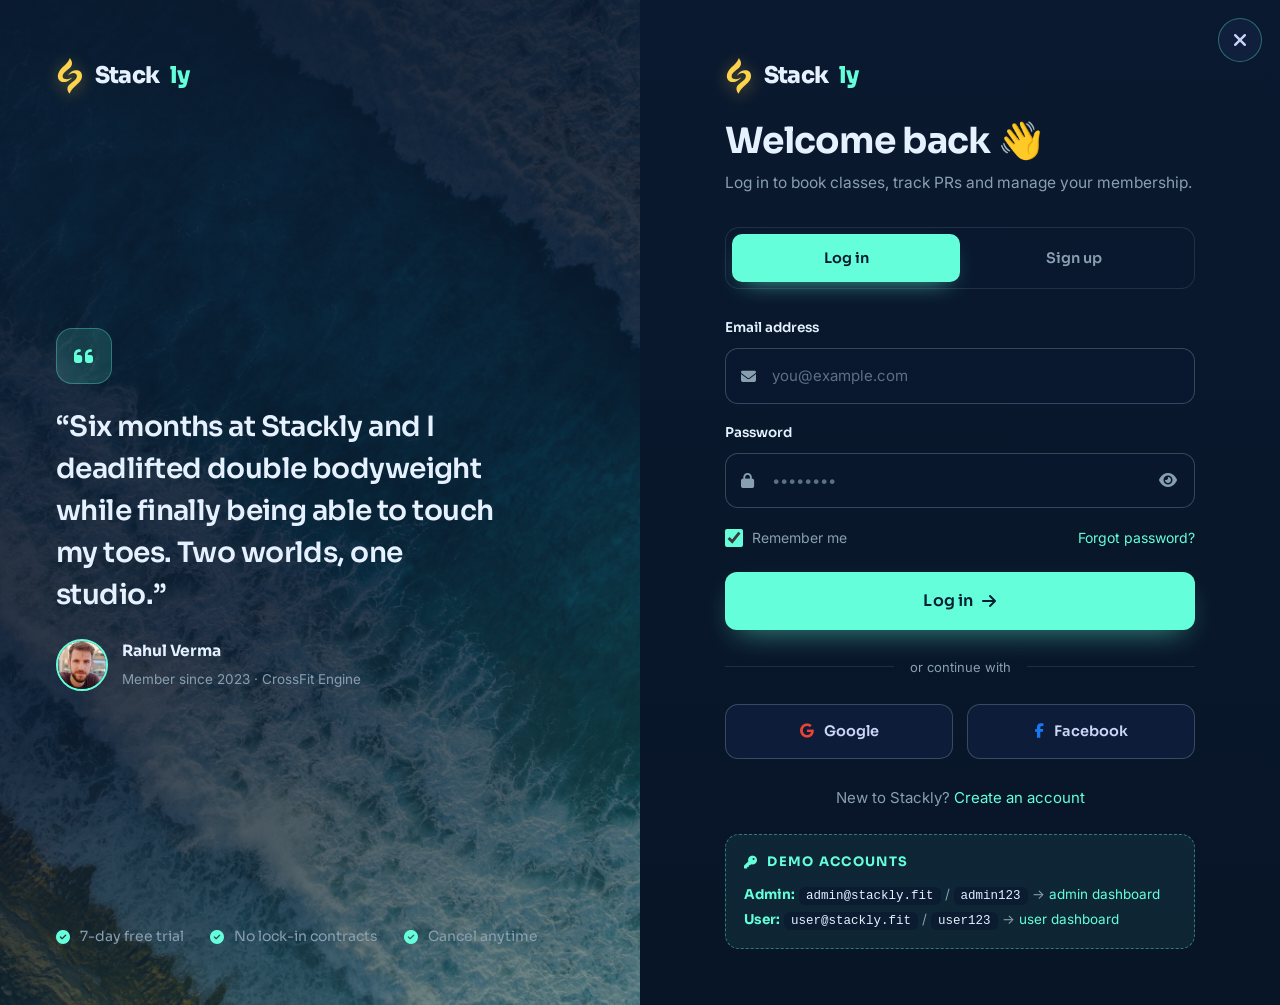
<file: admin.html>
<!DOCTYPE html>
<html lang="en">
<head>
<meta charset="UTF-8">
<meta name="viewport" content="width=device-width, initial-scale=1.0">
<title>Admin Dashboard — Stackly Yoga &amp; CrossFit</title>
<link rel="preconnect" href="https://fonts.googleapis.com">
<link rel="preconnect" href="https://fonts.gstatic.com" crossorigin>
<link href="https://fonts.googleapis.com/css2?family=Sora:wght@400;500;600;700;800&family=Inter:wght@400;500;600&display=swap" rel="stylesheet">
<link href="https://cdn.jsdelivr.net/npm/bootstrap@5.3.3/dist/css/bootstrap.min.css" rel="stylesheet">
<link href="https://cdnjs.cloudflare.com/ajax/libs/font-awesome/6.5.2/css/all.min.css" rel="stylesheet">
<link href="css/style.css" rel="stylesheet">
<link rel="icon" type="image/svg+xml" href="assets/logo.svg">
</head>
<body class="no-scroll">

<div class="dash">
  <!-- ===== Sidebar ===== -->
  <aside class="side" id="side">
    <a href="index.html" class="brand"><span class="brand-mark"><img src="assets/logo.svg" alt=""></span> Stack<b>ly</b></a>

    <div class="side-label">Administration</div>
    <ul class="side-nav">
      <li><a href="#overview" class="on"><i class="fa-solid fa-gauge-high"></i> Dashboard</a></li>
      <li><a href="#members"><i class="fa-solid fa-users"></i> Members <span class="badge">8</span></a></li>
      <li><a href="#classesMgr"><i class="fa-solid fa-dumbbell"></i> Classes</a></li>
      <li><a href="#revenue"><i class="fa-solid fa-indian-rupee-sign"></i> Revenue</a></li>
      <li><a href="#messages"><i class="fa-solid fa-envelope"></i> Messages <span class="badge">3</span></a></li>
    </ul>

    <div class="side-label">Switch</div>
    <ul class="side-nav">
      <li><a href="dashboard.html"><i class="fa-solid fa-user"></i> User View</a></li>
      <li><a href="index.html"><i class="fa-solid fa-globe"></i> Main Website</a></li>
      <li><a href="contact.html"><i class="fa-solid fa-headset"></i> Support</a></li>
    </ul>

    <div class="side-foot">
      <div class="side-user">
        <img src="assets/img/avatar-68.webp" alt="Admin avatar">
        <div>
          <b id="aNameSide">Admin</b>
          <span style="color:var(--accent-2)">Administrator</span>
        </div>
      </div>
      <ul class="side-nav">
        <li><a href="#" id="logoutBtn"><i class="fa-solid fa-right-from-bracket"></i> Log out</a></li>
      </ul>
    </div>
  </aside>
  <div class="side-overlay" id="sideOverlay"></div>

  <!-- ===== Main ===== -->
  <div class="dash-main">
    <header class="topbar">
      <button class="menu-btn" id="menuBtn" aria-label="Open sidebar"><i class="fa-solid fa-bars"></i></button>
      <div>
        <h4>Admin Dashboard</h4>
        <div class="crumb">Home / Admin</div>
      </div>
      <div class="search-box">
        <i class="fa-solid fa-magnifying-glass"></i>
        <input type="search" placeholder="Search members, classes…" id="adminSearch" aria-label="Search">
      </div>
      <button class="icon-btn" id="notifBtn" aria-label="Notifications"><i class="fa-regular fa-bell"></i><span class="dot"></span></button>
      <button class="avatar-btn" id="avatarBtn">
        <img src="assets/img/avatar-68.webp" alt="Admin">
        <b id="aNameTop">Admin</b> <i class="fa-solid fa-chevron-down" style="font-size:11px;color:var(--muted)"></i>
      </button>
    </header>

    <div class="dash-body">
      <!-- Overview banner -->
      <div class="welcome-banner" id="overview">
        <div style="position:relative;z-index:2">
          <h2 id="adminWelcome">Studio Report 📊</h2>
          <p>November 2026 is tracking <b class="text-accent">+18% ahead</b> of October. 3 new members joined today and class occupancy is at 84%.</p>
        </div>
        <div class="wb-cta">
          <button class="btn btn-primary-stack" id="addMemberBtn"><i class="fa-solid fa-user-plus"></i> Add Member</button>
          <button class="btn btn-ghost" id="addClassBtn"><i class="fa-solid fa-plus"></i> New Class</button>
        </div>
      </div>

      <!-- Stats -->
      <div class="stat-grid">
        <div class="stat-card reveal">
          <div class="stat-top"><span class="stat-ic"><i class="fa-solid fa-users"></i></span><span class="trend">+18</span></div>
          <div class="val"><span data-count="4812">0</span></div>
          <div class="lbl">Total members</div>
        </div>
        <div class="stat-card reveal" style="--d:.08s">
          <div class="stat-top"><span class="stat-ic warm"><i class="fa-solid fa-indian-rupee-sign"></i></span><span class="trend">+12.4%</span></div>
          <div class="val">₹<span data-count="8.4" data-dec="1">0</span>L</div>
          <div class="lbl">Revenue this month</div>
        </div>
        <div class="stat-card reveal" style="--d:.16s">
          <div class="stat-top"><span class="stat-ic purple"><i class="fa-solid fa-calendar-check"></i></span><span class="trend">+34</span></div>
          <div class="val"><span data-count="1246">0</span></div>
          <div class="lbl">Class bookings (30d)</div>
        </div>
        <div class="stat-card reveal" style="--d:.24s">
          <div class="stat-top"><span class="stat-ic gold"><i class="fa-solid fa-chart-pie"></i></span><span class="trend down">-2%</span></div>
          <div class="val"><span data-count="94" data-suffix="%">0</span></div>
          <div class="lbl">Occupancy rate</div>
        </div>
      </div>

      <!-- Revenue + donut -->
      <div class="grid-2" id="revenue">
        <div class="panel">
          <div class="panel-head">
            <div><h3>Revenue Overview</h3><p>Monthly revenue — last 8 months (₹ lakhs)</p></div>
            <select class="input-stack" style="width:auto;padding:10px 40px 10px 15px;font-size:13.5px">
              <option>2026</option><option>2025</option>
            </select>
          </div>
          <div class="bars">
            <div class="bar-col"><div class="bar" data-h="52" style="--bd:.05s"><span>4.2</span></div><small>Apr</small></div>
            <div class="bar-col"><div class="bar" data-h="60" style="--bd:.12s"><span>4.9</span></div><small>May</small></div>
            <div class="bar-col"><div class="bar" data-h="55" style="--bd:.19s"><span>4.5</span></div><small>Jun</small></div>
            <div class="bar-col"><div class="bar" data-h="70" style="--bd:.26s"><span>5.7</span></div><small>Jul</small></div>
            <div class="bar-col"><div class="bar" data-h="66" style="--bd:.33s"><span>5.4</span></div><small>Aug</small></div>
            <div class="bar-col"><div class="bar" data-h="80" style="--bd:.4s"><span>6.6</span></div><small>Sep</small></div>
            <div class="bar-col"><div class="bar" data-h="86" style="--bd:.47s"><span>7.1</span></div><small>Oct</small></div>
            <div class="bar-col"><div class="bar warm" data-h="100" style="--bd:.54s"><span>8.4</span></div><small>Nov</small></div>
          </div>
        </div>

        <div class="panel">
          <div class="panel-head"><div><h3>Membership Mix</h3><p>Active plans distribution</p></div></div>
          <div class="donut-wrap">
            <div class="donut">
              <svg viewBox="0 0 120 120" width="180" height="180" aria-label="Membership mix donut chart">
                <circle class="track" cx="60" cy="60" r="48"/>
                <circle class="val-c" cx="60" cy="60" r="48" stroke="#64ffda" data-dash="130 171"/>
                <circle class="val-c" cx="60" cy="60" r="48" stroke="#ff7e5f" stroke-dasharray="0 999" data-dash="88 213" data-rotate="131" style="transition-delay:.6s"/>
                <circle class="val-c" cx="60" cy="60" r="48" stroke="#a78bfa" stroke-dasharray="0 999" data-dash="55 246" data-rotate="220" style="transition-delay:1s"/>
              </svg>
              <div class="center"><div><b>4,812</b><span>Members</span></div></div>
            </div>
            <div class="legend">
              <div><i style="background:#64ffda"></i> Performance · 44%</div>
              <div><i style="background:#ff7e5f"></i> Starter · 30%</div>
              <div><i style="background:#a78bfa"></i> Elite · 26%</div>
              <div class="mt-3" style="border-top:1px solid var(--line);padding-top:12px;font-size:13px">Churn rate <b class="text-accent">2.1%</b> — lowest this year</div>
            </div>
          </div>
        </div>
      </div>

      <!-- Members table -->
      <div class="panel" id="members">
        <div class="panel-head">
          <div><h3>Member Management</h3><p>Search, filter and manage studio members</p></div>
          <div class="d-flex gap-2 flex-wrap">
            <div class="search-box" style="margin-left:0;width:220px">
              <i class="fa-solid fa-magnifying-glass"></i>
              <input type="search" placeholder="Filter members…" id="memberFilter" aria-label="Filter members">
            </div>
            <select class="input-stack" id="statusFilter" style="width:auto;padding:11px 40px 11px 15px;font-size:13.5px">
              <option value="">All statuses</option>
              <option value="active">Active</option>
              <option value="pending">Pending</option>
              <option value="inactive">Inactive</option>
            </select>
            <button class="btn btn-primary-stack btn-sm" id="addMemberBtn2"><i class="fa-solid fa-user-plus"></i> Add</button>
          </div>
        </div>

        <div class="table-scroll">
          <table class="table-stack" id="memberTable">
            <thead>
              <tr><th>Member</th><th>Plan</th><th>Joined</th><th>Sessions</th><th>Status</th><th>Actions</th></tr>
            </thead>
            <tbody id="memberRows"><!-- rendered by admin.js --></tbody>
          </table>
        </div>
        <div class="d-flex justify-content-between align-items-center mt-3 flex-wrap gap-2" style="font-size:13.5px;color:var(--muted)">
          <span id="memberCount">Showing 8 members</span>
          <div class="d-flex gap-2">
            <button class="mini-btn" aria-label="Previous page"><i class="fa-solid fa-chevron-left"></i></button>
            <button class="mini-btn" aria-label="Next page"><i class="fa-solid fa-chevron-right"></i></button>
          </div>
        </div>
      </div>

      <!-- Classes manager + messages -->
      <div class="grid-2" id="classesMgr">
        <div class="panel">
          <div class="panel-head">
            <div><h3>Class Schedule</h3><p>Today's sessions and occupancy</p></div>
            <button class="btn btn-primary-stack btn-sm" id="addClassBtn2"><i class="fa-solid fa-plus"></i> New Class</button>
          </div>
          <div class="table-scroll">
            <table class="table-stack">
              <thead><tr><th>Class</th><th>Time</th><th>Coach</th><th>Booked</th><th>Action</th></tr></thead>
              <tbody id="classRows"><!-- rendered by admin.js --></tbody>
            </table>
          </div>
        </div>

        <div class="panel" id="messages">
          <div class="panel-head"><div><h3>Recent Messages</h3><p>From the contact form</p></div>
            <span class="pill pending">3 new</span></div>
          <div class="feed">
            <div class="feed-item">
              <span class="feed-ic"><i class="fa-solid fa-envelope"></i></span>
              <div style="flex:1">
                <p><b>Ananya R.</b> — Membership &amp; Pricing</p>
                <small>Do you offer student discounts on the Performance plan?</small>
                <div class="d-flex gap-2 mt-2">
                  <button class="btn btn-primary-stack btn-sm msg-reply">Reply</button>
                  <button class="btn btn-ghost btn-sm msg-done">Mark read</button>
                </div>
              </div>
            </div>
            <div class="feed-item">
              <span class="feed-ic"><i class="fa-solid fa-envelope"></i></span>
              <div style="flex:1">
                <p><b>Vignesh K.</b> — Book a Free Trial Class</p>
                <small>I'd like to try the CrossFit Engine class this Saturday morning.</small>
                <div class="d-flex gap-2 mt-2">
                  <button class="btn btn-primary-stack btn-sm msg-reply">Reply</button>
                  <button class="btn btn-ghost btn-sm msg-done">Mark read</button>
                </div>
              </div>
            </div>
            <div class="feed-item">
              <span class="feed-ic"><i class="fa-solid fa-envelope"></i></span>
              <div style="flex:1">
                <p><b>HR — TechnoCorp</b> — Corporate Wellness</p>
                <small>We need a 25-employee wellness package starting January.</small>
                <div class="d-flex gap-2 mt-2">
                  <button class="btn btn-primary-stack btn-sm msg-reply">Reply</button>
                  <button class="btn btn-ghost btn-sm msg-done">Mark read</button>
                </div>
              </div>
            </div>
          </div>
        </div>
      </div>

      <!-- Activity -->
      <div class="panel">
        <div class="panel-head"><div><h3>Admin Activity Log</h3><p>Recent actions across the studio system</p></div></div>
        <div class="feed">
          <div class="feed-item"><span class="feed-ic"><i class="fa-solid fa-user-plus"></i></span><div><p><b>New member registered</b> — Kavya S. joined the Performance plan.</p><small>12 minutes ago</small></div></div>
          <div class="feed-item"><span class="feed-ic"><i class="fa-solid fa-indian-rupee-sign"></i></span><div><p><b>Payment received</b> — ₹2,999 from Rahul V. (Performance, auto-renew).</p><small>1 hour ago</small></div></div>
          <div class="feed-item"><span class="feed-ic"><i class="fa-solid fa-dumbbell"></i></span><div><p><b>Class updated</b> — Thursday Strength Lab moved to 6:30 PM.</p><small>3 hours ago</small></div></div>
          <div class="feed-item"><span class="feed-ic"><i class="fa-solid fa-user-slash"></i></span><div><p><b>Membership lapsed</b> — 2 members moved to inactive after grace period.</p><small>Yesterday</small></div></div>
        </div>
      </div>

      <footer style="text-align:center;padding:10px 0 30px;color:var(--muted);font-size:13.5px">
        <a href="index.html" class="brand d-inline-flex mb-2" style="font-size:18px"><span class="brand-mark"><img src="assets/logo.svg" alt="" style="height:26px"></span> Stack<b>ly</b></a><br>
        © <span class="year">2026</span> Stackly Admin · <a href="index.html">Main site</a> · <a href="contact.html">Support</a>
      </footer>
    </div>
  </div>
</div>

<!-- Add member modal -->
<div class="modal-backdrop-stack" id="memberModal">
  <div class="modal-card">
    <h3 id="memberModalTitle">Add New Member</h3>
    <p class="sub">Create a member record — login credentials are emailed automatically.</p>
    <form id="memberForm" novalidate>
      <div class="form-row-2 mb-3">
        <div>
          <label class="form-label-stack" for="mName">Full name <span class="req">*</span></label>
          <input type="text" class="input-stack" id="mName" placeholder="Member name" required minlength="3">
          <div class="field-err" id="e-mName"><i class="fa-solid fa-circle-exclamation"></i> Enter at least 3 characters.</div>
        </div>
        <div>
          <label class="form-label-stack" for="mEmail">Email <span class="req">*</span></label>
          <input type="email" class="input-stack" id="mEmail" placeholder="member@example.com" required>
          <div class="field-err" id="e-mEmail"><i class="fa-solid fa-circle-exclamation"></i> Enter a valid email.</div>
        </div>
      </div>
      <div class="form-row-2 mb-3">
        <div>
          <label class="form-label-stack" for="mPlan">Plan</label>
          <select class="input-stack" id="mPlan"><option>Starter</option><option selected>Performance</option><option>Elite</option></select>
        </div>
        <div>
          <label class="form-label-stack" for="mStatus">Status</label>
          <select class="input-stack" id="mStatus"><option value="active" selected>Active</option><option value="pending">Pending</option><option value="inactive">Inactive</option></select>
        </div>
      </div>
      <div class="modal-actions">
        <button type="button" class="btn btn-ghost" data-close-modal>Cancel</button>
        <button type="submit" class="btn btn-primary-stack"><i class="fa-solid fa-user-plus"></i> Save Member</button>
      </div>
    </form>
  </div>
</div>

<!-- Add class modal -->
<div class="modal-backdrop-stack" id="classModal">
  <div class="modal-card">
    <h3>Schedule New Class</h3>
    <p class="sub">Add a session to the studio timetable.</p>
    <form id="classForm" novalidate>
      <div class="mb-3">
        <label class="form-label-stack" for="kName">Class name <span class="req">*</span></label>
        <input type="text" class="input-stack" id="kName" placeholder="e.g. CrossFit Engine" required minlength="3">
        <div class="field-err" id="e-kName"><i class="fa-solid fa-circle-exclamation"></i> Enter at least 3 characters.</div>
      </div>
      <div class="form-row-2 mb-3">
        <div>
          <label class="form-label-stack" for="kTime">Time <span class="req">*</span></label>
          <input type="text" class="input-stack" id="kTime" placeholder="e.g. 6:30 AM" required>
          <div class="field-err" id="e-kTime"><i class="fa-solid fa-circle-exclamation"></i> Enter a time.</div>
        </div>
        <div>
          <label class="form-label-stack" for="kCoach">Coach</label>
          <select class="input-stack" id="kCoach"><option>Coach Arjun</option><option>Coach Meera</option><option>Coach Daniel</option><option>Coach Sofia</option></select>
        </div>
      </div>
      <div class="mb-3">
        <label class="form-label-stack" for="kCap">Capacity</label>
        <input type="number" class="input-stack" id="kCap" value="16" min="1" max="60">
      </div>
      <div class="modal-actions">
        <button type="button" class="btn btn-ghost" data-close-modal>Cancel</button>
        <button type="submit" class="btn btn-primary-stack"><i class="fa-solid fa-plus"></i> Schedule Class</button>
      </div>
    </form>
  </div>
</div>

<!-- notifications -->
<div class="modal-backdrop-stack" id="notifModal">
  <div class="modal-card" style="max-width:430px">
    <h3>Notifications</h3>
    <p class="sub">3 unread admin alerts.</p>
    <div class="feed">
      <div class="feed-item"><span class="feed-ic"><i class="fa-solid fa-triangle-exclamation"></i></span><div><p><b>Class at 92% capacity</b> — Saturday Partner WOD has 2 spots left.</p><small>20 min ago</small></div></div>
      <div class="feed-item"><span class="feed-ic"><i class="fa-solid fa-credit-card"></i></span><div><p><b>Payment failed</b> — retry scheduled for 1 member.</p><small>2 hours ago</small></div></div>
      <div class="feed-item"><span class="feed-ic"><i class="fa-solid fa-star"></i></span><div><p><b>New 5-star review</b> posted on Google.</p><small>Today</small></div></div>
    </div>
    <div class="modal-actions">
      <button class="btn btn-ghost btn-sm" data-close-modal>Close</button>
      <button class="btn btn-primary-stack btn-sm" data-close-modal>Mark all read</button>
    </div>
  </div>
</div>

<div class="dash-toast" id="dashToast"><i class="fa-solid fa-circle-check"></i><span>Saved</span></div>

<script src="https://cdn.jsdelivr.net/npm/bootstrap@5.3.3/dist/js/bootstrap.bundle.min.js"></script>
<script src="js/main.js"></script>
<script src="js/auth.js"></script>
<script src="js/admin.js"></script>
<script>document.querySelectorAll('.year').forEach(e=>e.textContent=new Date().getFullYear());</script>
</body>
</html>
</file>
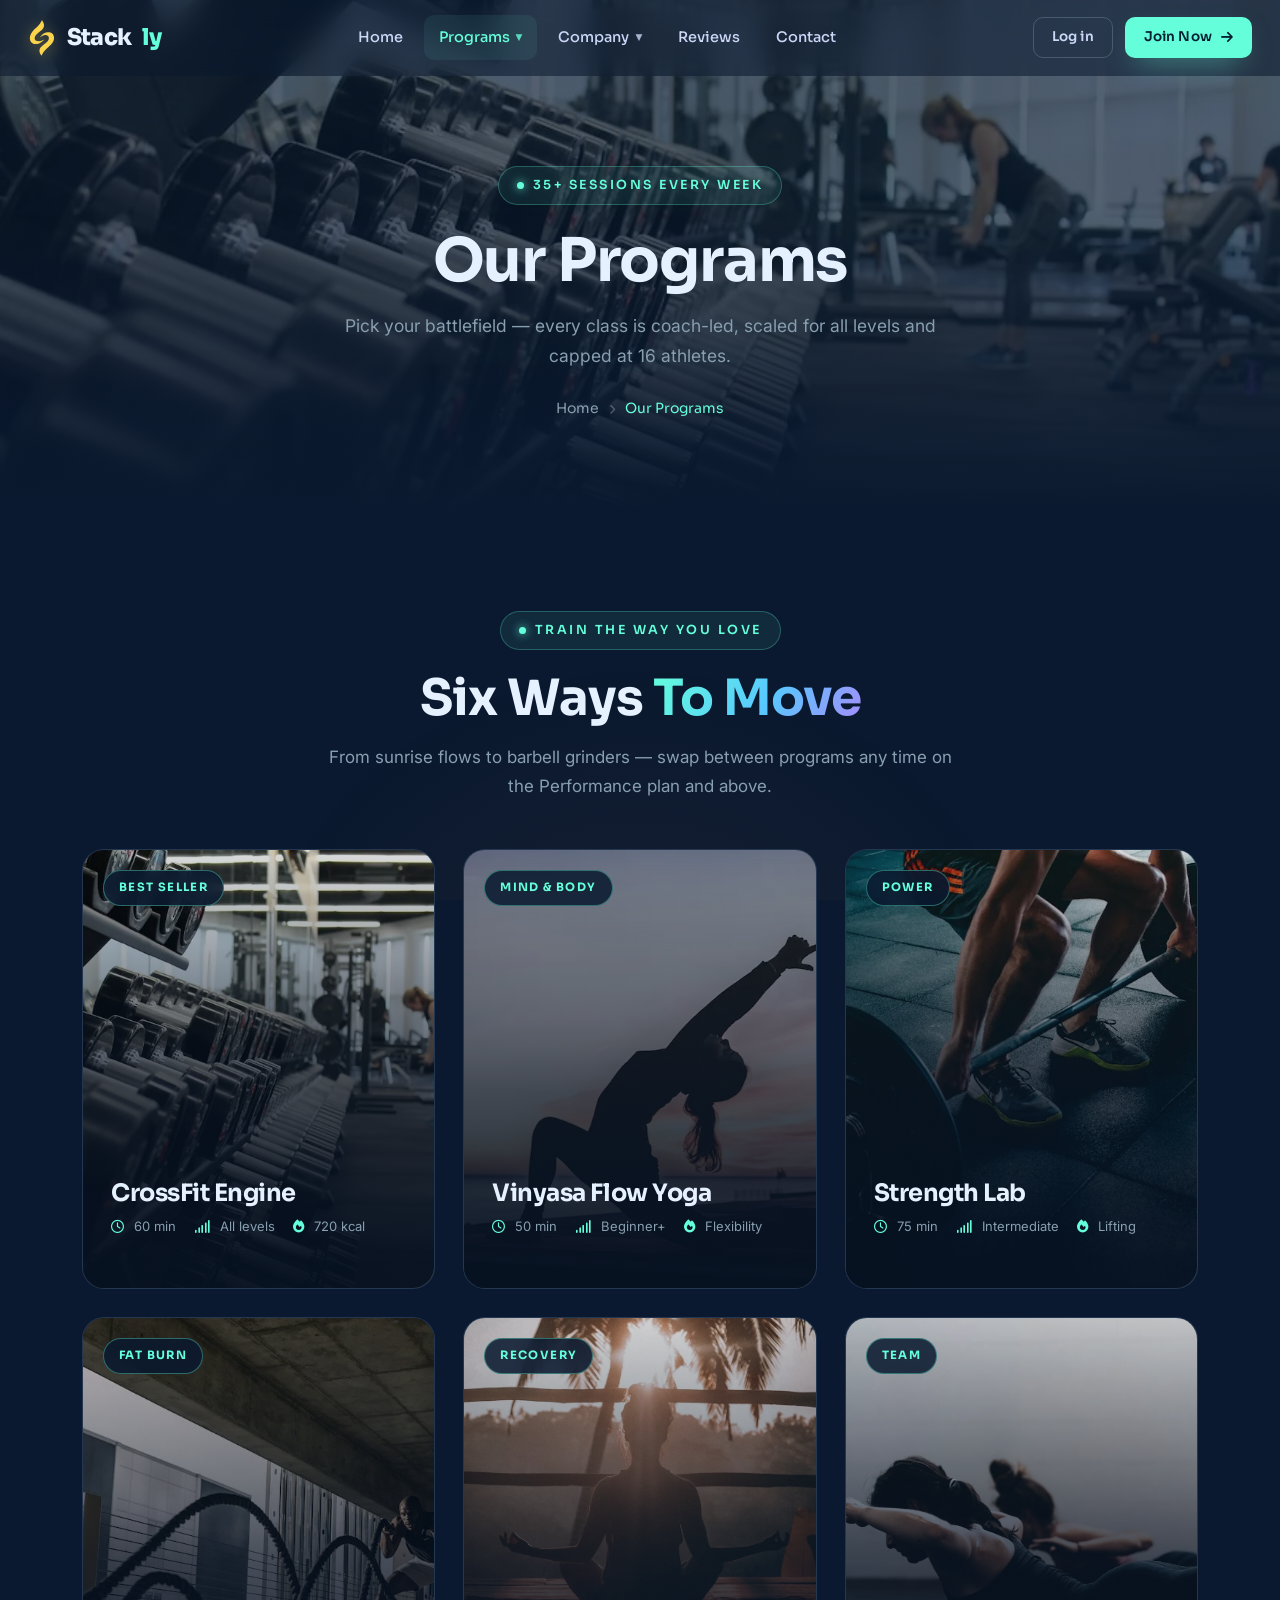
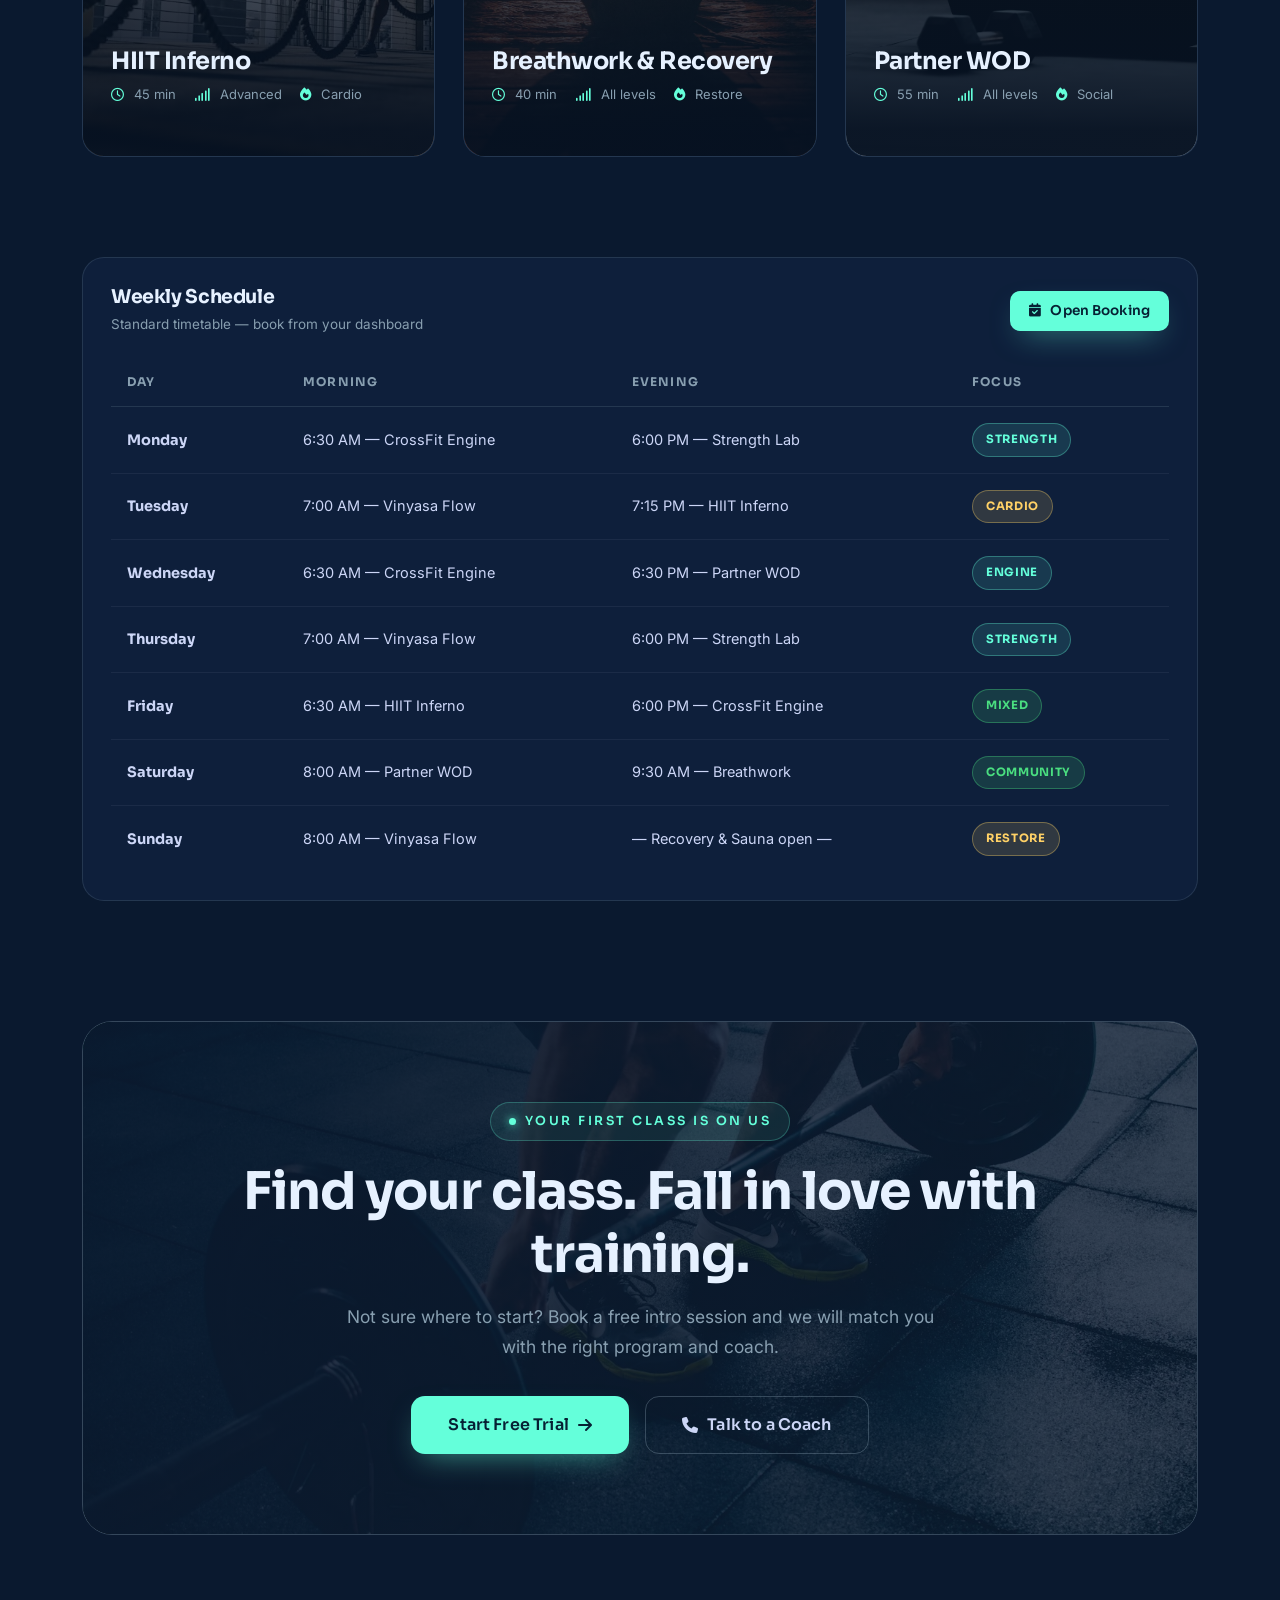
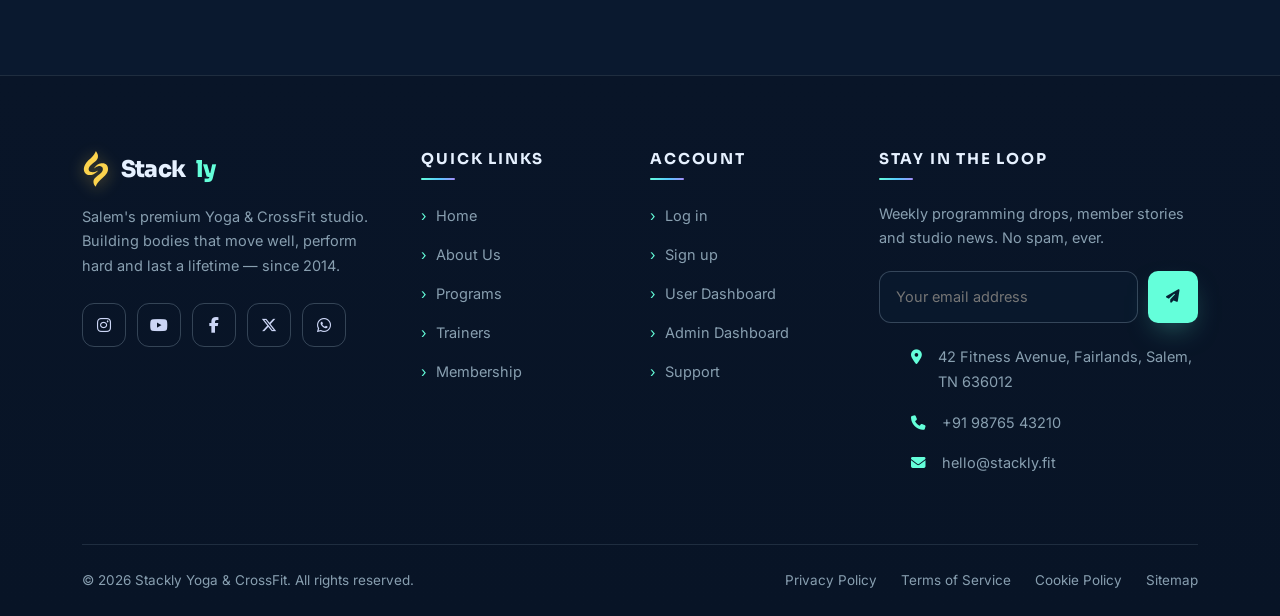
<file: classes.html>
<!DOCTYPE html>
<html lang="en">
<head>
<meta charset="UTF-8">
<meta name="viewport" content="width=device-width, initial-scale=1.0">
<title>Programs & Classes — Stackly Yoga & CrossFit</title>
<meta name="description" content="CrossFit, Vinyasa Yoga, Strength Lab, HIIT, Recovery and Partner classes — full weekly schedule.">
<link rel="preconnect" href="https://fonts.googleapis.com">
<link rel="preconnect" href="https://fonts.gstatic.com" crossorigin>
<link href="https://fonts.googleapis.com/css2?family=Sora:wght@400;500;600;700;800&family=Inter:wght@400;500;600&display=swap" rel="stylesheet">
<link href="https://cdn.jsdelivr.net/npm/bootstrap@5.3.3/dist/css/bootstrap.min.css" rel="stylesheet">
<link href="https://cdnjs.cloudflare.com/ajax/libs/font-awesome/6.5.2/css/all.min.css" rel="stylesheet">
<link href="css/style.css" rel="stylesheet">
<link rel="icon" type="image/svg+xml" href="assets/logo.svg">
</head>
<body>
<!-- Loader -->
<div id="preloader" role="status" aria-live="polite">
  <img class="loader-logo" src="assets/logo.svg" alt="">
  <div class="spinner" aria-hidden="true"></div>
  <div class="loader-text">Loading, please wait...</div>
  <div class="loader-sub">Preparing your session at Stackly</div>
  <div class="loader-bar" aria-hidden="true"><span></span></div>
</div>
<div id="scrollProgress"></div>
<!-- ===== Navbar ===== -->
<nav class="navbar-stack" id="navbar">
  <div class="nav-inner">
    <a href="index.html" class="brand"><span class="brand-mark"><img src="assets/logo.svg" alt=""></span> Stack<b>ly</b></a>
    <ul class="nav-links">
      <li><a href="index.html" class="nav-link-stack">Home</a></li>
      <li class="nav-item-drop">
        <a class="nav-link-stack" role="button" aria-expanded="false">Programs <span class="caret">▼</span></a>
        <div class="dropdown-menu-stack">
          <div class="dd-label">Move with us</div>
          <a href="classes.html#crossfit"><i class="fa-solid fa-person-running"></i> CrossFit Training</a>
          <a href="classes.html#yoga"><i class="fa-solid fa-spa"></i> Yoga &amp; Mobility</a>
          <a href="classes.html#strength"><i class="fa-solid fa-dumbbell"></i> Strength Lab</a>
          <a href="classes.html#hiit"><i class="fa-solid fa-heart-pulse"></i> HIIT Conditioning</a>
        </div>
      </li>
      <li class="nav-item-drop">
        <a class="nav-link-stack" role="button" aria-expanded="false">Company <span class="caret">▼</span></a>
        <div class="dropdown-menu-stack">
          <div class="dd-label">Get to know us</div>
          <a href="about.html"><i class="fa-solid fa-circle-info"></i> About Us</a>
          <a href="trainers.html"><i class="fa-solid fa-users"></i> Our Trainers</a>
          <a href="pricing.html"><i class="fa-solid fa-tags"></i> Membership</a>
          <a href="contact.html"><i class="fa-solid fa-envelope"></i> Contact Us</a>
        </div>
      </li>
      <li><a href="testimonials.html" class="nav-link-stack">Reviews</a></li>
      <li><a href="contact.html" class="nav-link-stack">Contact</a></li>
    </ul>
    <div class="nav-cta">
      <a href="login.html" class="btn btn-ghost btn-sm">Log in</a>
      <a href="signup.html" class="btn btn-primary-stack btn-sm">Join Now <i class="fa-solid fa-arrow-right"></i></a>
      <button class="hamburger" aria-label="Open menu" aria-expanded="false" aria-controls="mobileMenu">
        <span></span><span></span><span></span>
      </button>
    </div>
  </div>
</nav>
<div class="mobile-menu" id="mobileMenu">
  <a class="m-item" href="index.html"><span>Home</span><span class="num">01</span></a>
  <button class="m-item w-100 text-start" data-msub="msubPrograms" style="background:none;border:0">
    <span>Programs</span><span class="num">02 <i class="caret fa-solid fa-chevron-down ms-2" style="font-size:13px"></i></span>
  </button>
  <div class="m-sub" id="msubPrograms">
    <a href="classes.html#crossfit">CrossFit Training</a>
    <a href="classes.html#yoga">Yoga &amp; Mobility</a>
    <a href="classes.html#strength">Strength Lab</a>
    <a href="classes.html#hiit">HIIT Conditioning</a>
  </div>
  <button class="m-item w-100 text-start" data-msub="msubCompany" style="background:none;border:0">
    <span>Company</span><span class="num">03 <i class="caret fa-solid fa-chevron-down ms-2" style="font-size:13px"></i></span>
  </button>
  <div class="m-sub" id="msubCompany">
    <a href="about.html">About Us</a>
    <a href="trainers.html">Our Trainers</a>
    <a href="pricing.html">Membership</a>
    <a href="contact.html">Contact Us</a>
  </div>
  <a class="m-item" href="testimonials.html"><span>Reviews</span><span class="num">04</span></a>
  <a class="m-item" href="contact.html"><span>Contact</span><span class="num">05</span></a>

  <div class="m-cta">
    <a href="login.html" class="btn btn-ghost btn-lg"><i class="fa-solid fa-right-to-bracket"></i> Log in</a>
    <a href="signup.html" class="btn btn-primary-stack btn-lg">Join Now <i class="fa-solid fa-arrow-right"></i></a>
  </div>
  <div class="m-social">
    <a href="https://www.instagram.com/" target="_blank" rel="noopener" aria-label="Instagram"><i class="fa-brands fa-instagram"></i></a>
    <a href="https://www.youtube.com/" target="_blank" rel="noopener" aria-label="YouTube"><i class="fa-brands fa-youtube"></i></a>
    <a href="https://www.facebook.com/" target="_blank" rel="noopener" aria-label="Facebook"><i class="fa-brands fa-facebook-f"></i></a>
    <a href="https://x.com/" target="_blank" rel="noopener" aria-label="Twitter"><i class="fa-brands fa-x-twitter"></i></a>
  </div>
</div>

<header class="page-hero">
  <div class="bgimg" style="background-image:url('assets/img/class-crossfit.webp')"></div>
  <div class="veil"></div>
  <div class="container inner">
    <span class="sec-eyebrow reveal in">35+ sessions every week</span>
    <h1 class="reveal in" style="--d:.1s">Our Programs</h1>
    <p class="reveal in" style="--d:.2s">Pick your battlefield — every class is coach-led, scaled for all levels and capped at 16 athletes.</p>
    <ul class="breadcrumb-stack reveal in" style="--d:.3s">
      <li><a href="index.html">Home</a> <i class="fa-solid fa-chevron-right"></i></li>
      <li class="active">Our Programs</li>
    </ul>
  </div>
</header>

<section id="classes">
  <div class="container">
    <div class="sec-head-center mb-5">
      <span class="sec-eyebrow reveal">Train the way you love</span>
      <h2 class="sec-title reveal" style="--d:.08s">Six Ways <span class="accent">To Move</span></h2>
      <p class="sec-sub reveal" style="--d:.16s">From sunrise flows to barbell grinders — swap between programs any time on the Performance plan and above.</p>
    </div>
    <div class="class-grid">
      
      <article class="class-card reveal-zoom" id="crossfit" style="--d:0s">
        <div class="img"><img src="assets/img/class-crossfit.webp" alt="CrossFit Engine class"></div>
        <div class="ov"></div>
        <span class="class-tag">Best Seller</span>
        <div class="body">
          <h3>CrossFit Engine</h3>
          <p>Constantly varied functional movements at high intensity. Olympic lifts, gymnastics and metabolic conditioning programmed in 8-week cycles.</p>
          <div class="class-meta">
            <span><i class="fa-regular fa-clock"></i> 60 min</span>
            <span><i class="fa-solid fa-signal"></i> All levels</span>
            <span><i class="fa-solid fa-fire"></i> 720 kcal</span>
          </div>
          <a href="signup.html" class="class-more">Book a class <i class="fa-solid fa-arrow-right"></i></a>
        </div>
      </article>
      
      <article class="class-card reveal-zoom" id="yoga" style="--d:0.1s">
        <div class="img"><img src="assets/img/class-yoga.webp" alt="Vinyasa Flow Yoga class"></div>
        <div class="ov"></div>
        <span class="class-tag">Mind &amp; Body</span>
        <div class="body">
          <h3>Vinyasa Flow Yoga</h3>
          <p>Breath-synchronised sequences that build deep strength, balance and calm. Heated studio options available for a deeper detox.</p>
          <div class="class-meta">
            <span><i class="fa-regular fa-clock"></i> 50 min</span>
            <span><i class="fa-solid fa-signal"></i> Beginner+</span>
            <span><i class="fa-solid fa-fire"></i> Flexibility</span>
          </div>
          <a href="signup.html" class="class-more">Book a class <i class="fa-solid fa-arrow-right"></i></a>
        </div>
      </article>
      
      <article class="class-card reveal-zoom" id="strength" style="--d:0.2s">
        <div class="img"><img src="assets/img/class-strength.webp" alt="Strength Lab class"></div>
        <div class="ov"></div>
        <span class="class-tag">Power</span>
        <div class="body">
          <h3>Strength Lab</h3>
          <p>Barbell-focused hypertrophy and powerlifting blocks with velocity tracking. Build muscle that actually moves weight.</p>
          <div class="class-meta">
            <span><i class="fa-regular fa-clock"></i> 75 min</span>
            <span><i class="fa-solid fa-signal"></i> Intermediate</span>
            <span><i class="fa-solid fa-fire"></i> Lifting</span>
          </div>
          <a href="signup.html" class="class-more">Book a class <i class="fa-solid fa-arrow-right"></i></a>
        </div>
      </article>
      
      <article class="class-card reveal-zoom" id="hiit" style="--d:0s">
        <div class="img"><img src="assets/img/class-hiit.webp" alt="HIIT Inferno class"></div>
        <div class="ov"></div>
        <span class="class-tag">Fat Burn</span>
        <div class="body">
          <h3>HIIT Inferno</h3>
          <p>45 minutes of heart-pumping intervals on rowers, bikes and sleds. The fastest way to torch calories and build an engine.</p>
          <div class="class-meta">
            <span><i class="fa-regular fa-clock"></i> 45 min</span>
            <span><i class="fa-solid fa-signal"></i> Advanced</span>
            <span><i class="fa-solid fa-fire"></i> Cardio</span>
          </div>
          <a href="signup.html" class="class-more">Book a class <i class="fa-solid fa-arrow-right"></i></a>
        </div>
      </article>
      
      <article class="class-card reveal-zoom" id="recovery" style="--d:0.1s">
        <div class="img"><img src="assets/img/class-recovery.webp" alt="Breathwork &amp; Recovery class"></div>
        <div class="ov"></div>
        <span class="class-tag">Recovery</span>
        <div class="body">
          <h3>Breathwork &amp; Recovery</h3>
          <p>Guided pranayama, foam rolling and nervous-system reset. The secret weapon behind our members’ consistent progress.</p>
          <div class="class-meta">
            <span><i class="fa-regular fa-clock"></i> 40 min</span>
            <span><i class="fa-solid fa-signal"></i> All levels</span>
            <span><i class="fa-solid fa-fire"></i> Restore</span>
          </div>
          <a href="signup.html" class="class-more">Book a class <i class="fa-solid fa-arrow-right"></i></a>
        </div>
      </article>
      
      <article class="class-card reveal-zoom" id="partner" style="--d:0.2s">
        <div class="img"><img src="assets/img/class-partner.webp" alt="Partner WOD class"></div>
        <div class="ov"></div>
        <span class="class-tag">Team</span>
        <div class="body">
          <h3>Partner WOD</h3>
          <p>Team workouts that build accountability and camaraderie. Bring a friend or get matched with a training buddy on day one.</p>
          <div class="class-meta">
            <span><i class="fa-regular fa-clock"></i> 55 min</span>
            <span><i class="fa-solid fa-signal"></i> All levels</span>
            <span><i class="fa-solid fa-fire"></i> Social</span>
          </div>
          <a href="signup.html" class="class-more">Book a class <i class="fa-solid fa-arrow-right"></i></a>
        </div>
      </article>
    </div>
  </div>
</section>

<section style="padding-top:0">
  <div class="container">
    <div class="panel">
      <div class="panel-head">
        <div><h3>Weekly Schedule</h3><p>Standard timetable — book from your dashboard</p></div>
        <a href="dashboard.html" class="btn btn-primary-stack btn-sm"><i class="fa-solid fa-calendar-check"></i> Open Booking</a>
      </div>
      <div class="table-scroll">
        <table class="table-stack">
          <thead><tr><th>Day</th><th>Morning</th><th>Evening</th><th>Focus</th></tr></thead>
          <tbody>
            <tr><td><b class="font-h">Monday</b></td><td>6:30 AM — CrossFit Engine</td><td>6:00 PM — Strength Lab</td><td><span class="pill info">Strength</span></td></tr>
            <tr><td><b class="font-h">Tuesday</b></td><td>7:00 AM — Vinyasa Flow</td><td>7:15 PM — HIIT Inferno</td><td><span class="pill pending">Cardio</span></td></tr>
            <tr><td><b class="font-h">Wednesday</b></td><td>6:30 AM — CrossFit Engine</td><td>6:30 PM — Partner WOD</td><td><span class="pill info">Engine</span></td></tr>
            <tr><td><b class="font-h">Thursday</b></td><td>7:00 AM — Vinyasa Flow</td><td>6:00 PM — Strength Lab</td><td><span class="pill info">Strength</span></td></tr>
            <tr><td><b class="font-h">Friday</b></td><td>6:30 AM — HIIT Inferno</td><td>6:00 PM — CrossFit Engine</td><td><span class="pill active">Mixed</span></td></tr>
            <tr><td><b class="font-h">Saturday</b></td><td>8:00 AM — Partner WOD</td><td>9:30 AM — Breathwork</td><td><span class="pill active">Community</span></td></tr>
            <tr><td><b class="font-h">Sunday</b></td><td>8:00 AM — Vinyasa Flow</td><td>— Recovery &amp; Sauna open —</td><td><span class="pill pending">Restore</span></td></tr>
          </tbody>
        </table>
      </div>
    </div>
  </div>
</section>


<section style="padding-top:20px">
  <div class="container">
    <div class="cta-banner reveal-zoom">
      <div class="bgimg"></div><div class="veil"></div>
      <div class="inner">
        <span class="sec-eyebrow">Your first class is on us</span>
        <h2>Find your class. Fall in love with training.</h2>
        <p>Not sure where to start? Book a free intro session and we will match you with the right program and coach.</p>
        <div class="cta-actions">
          <a href="signup.html" class="btn btn-primary-stack btn-lg btn-magnetic">Start Free Trial <i class="fa-solid fa-arrow-right"></i></a>
          <a href="contact.html" class="btn btn-ghost btn-lg btn-magnetic"><i class="fa-solid fa-phone"></i> Talk to a Coach</a>
        </div>
      </div>
    </div>
  </div>
</section>

<footer class="footer">
  <div class="container">
    <div class="footer-grid">
      <div>
        <a href="index.html" class="brand mb-3 d-inline-flex"><span class="brand-mark"><img src="assets/logo.svg" alt=""></span> Stack<b>ly</b></a>
        <p>Salem's premium Yoga &amp; CrossFit studio. Building bodies that move well, perform hard and last a lifetime — since 2014.</p>
        <div class="f-social">
          <a href="https://www.instagram.com/" target="_blank" rel="noopener" aria-label="Instagram"><i class="fa-brands fa-instagram"></i></a>
          <a href="https://www.youtube.com/" target="_blank" rel="noopener" aria-label="YouTube"><i class="fa-brands fa-youtube"></i></a>
          <a href="https://www.facebook.com/" target="_blank" rel="noopener" aria-label="Facebook"><i class="fa-brands fa-facebook-f"></i></a>
          <a href="https://x.com/" target="_blank" rel="noopener" aria-label="X"><i class="fa-brands fa-x-twitter"></i></a>
          <a href="https://wa.me/919876543210" target="_blank" rel="noopener" aria-label="WhatsApp"><i class="fa-brands fa-whatsapp"></i></a>
        </div>
      </div>
      <div>
        <h3>Quick Links</h3>
        <ul class="f-links">
          <li><a href="index.html">Home</a></li>
          <li><a href="about.html">About Us</a></li>
          <li><a href="classes.html">Programs</a></li>
          <li><a href="trainers.html">Trainers</a></li>
          <li><a href="pricing.html">Membership</a></li>
        </ul>
      </div>
      <div>
        <h3>Account</h3>
        <ul class="f-links">
          <li><a href="login.html">Log in</a></li>
          <li><a href="signup.html">Sign up</a></li>
          <li><a href="dashboard.html">User Dashboard</a></li>
          <li><a href="admin.html">Admin Dashboard</a></li>
          <li><a href="contact.html">Support</a></li>
        </ul>
      </div>
      <div>
        <h3>Stay In The Loop</h3>
        <p>Weekly programming drops, member stories and studio news. No spam, ever.</p>
        <form class="newsletter" data-demo>
          <input type="email" placeholder="Your email address" required aria-label="Email address">
          <button type="submit" class="btn btn-primary-stack btn-sm" aria-label="Subscribe"><i class="fa-solid fa-paper-plane"></i></button>
        </form>
        <ul class="f-contact" style="margin-top:22px">
          <li><i class="fa-solid fa-location-dot"></i><span>42 Fitness Avenue, Fairlands, Salem, TN 636012</span></li>
          <li><i class="fa-solid fa-phone"></i><a href="tel:+919876543210">+91 98765 43210</a></li>
          <li><i class="fa-solid fa-envelope"></i><a href="mailto:hello@stackly.fit">hello@stackly.fit</a></li>
        </ul>
      </div>
    </div>
    <div class="f-bottom">
      <span>© <span class="year">2026</span> Stackly Yoga &amp; CrossFit. All rights reserved.</span>
      <div class="f-legal"><a href="#">Privacy Policy</a><a href="#">Terms of Service</a><a href="#">Cookie Policy</a><a href="404.html">Sitemap</a></div>
    </div>
  </div>
</footer>

<button id="backTop" aria-label="Back to top"><i class="fa-solid fa-arrow-up"></i></button>

<script src="https://cdn.jsdelivr.net/npm/bootstrap@5.3.3/dist/js/bootstrap.bundle.min.js"></script>
<script src="js/main.js"></script>
<script>document.querySelectorAll('.year').forEach(e=>e.textContent=new Date().getFullYear());</script>
</body>
</html>
</file>
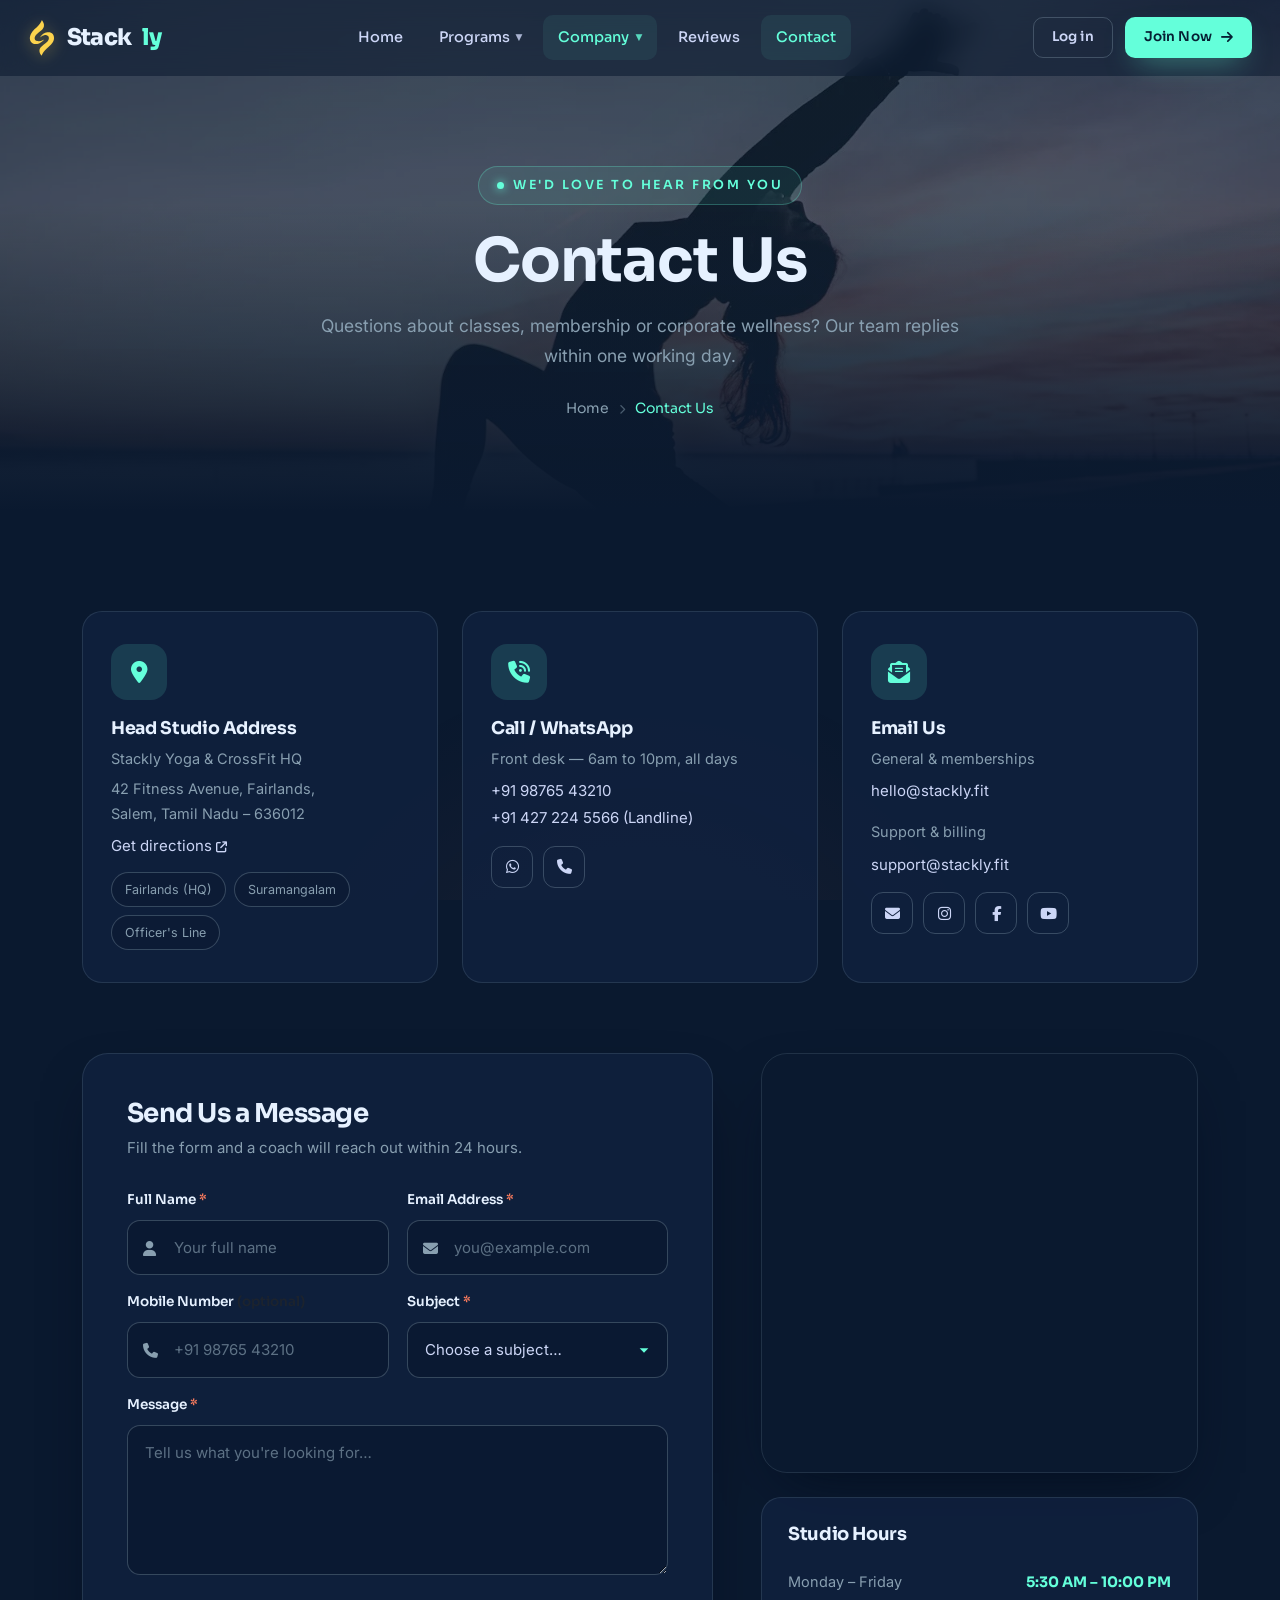
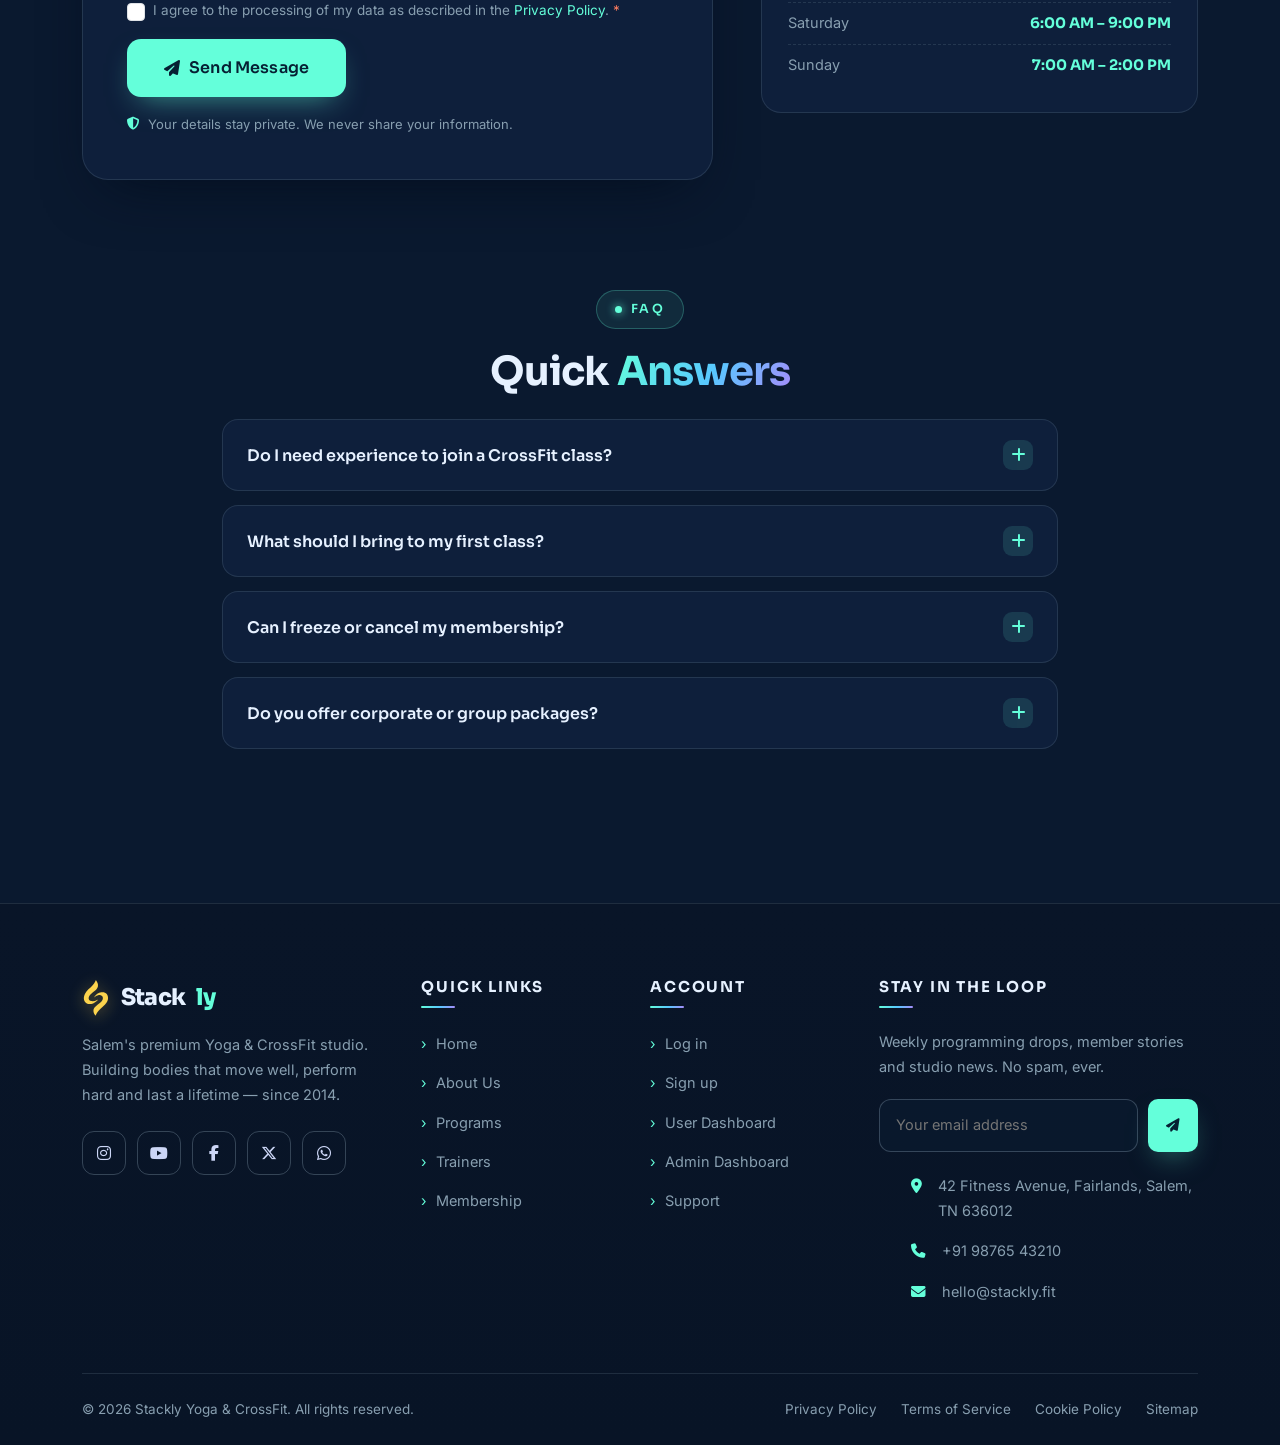
<file: contact.html>
<!DOCTYPE html>
<html lang="en">
<head>
<meta charset="UTF-8">
<meta name="viewport" content="width=device-width, initial-scale=1.0">
<title>Contact Us — Stackly Yoga &amp; CrossFit</title>
<meta name="description" content="Get in touch with Stackly Yoga & CrossFit studio in Salem. Address, phone, email, branches and a direct message form.">
<link rel="preconnect" href="https://fonts.googleapis.com">
<link rel="preconnect" href="https://fonts.gstatic.com" crossorigin>
<link href="https://fonts.googleapis.com/css2?family=Sora:wght@400;500;600;700;800&family=Inter:wght@400;500;600&display=swap" rel="stylesheet">
<link href="https://cdn.jsdelivr.net/npm/bootstrap@5.3.3/dist/css/bootstrap.min.css" rel="stylesheet">
<link href="https://cdnjs.cloudflare.com/ajax/libs/font-awesome/6.5.2/css/all.min.css" rel="stylesheet">
<link href="css/style.css" rel="stylesheet">
<link rel="icon" type="image/svg+xml" href="assets/logo.svg">
</head>
<body>

<!-- Loader -->
<div id="preloader" role="status" aria-live="polite">
  <img class="loader-logo" src="assets/logo.svg" alt="">
  <div class="spinner" aria-hidden="true"></div>
  <div class="loader-text">Loading, please wait...</div>
  <div class="loader-sub">Opening the doors at Stackly</div>
  <div class="loader-bar" aria-hidden="true"><span></span></div>
</div>

<div id="scrollProgress"></div>

<!-- Navbar -->
<nav class="navbar-stack" id="navbar">
  <div class="nav-inner">
    <a href="index.html" class="brand"><span class="brand-mark"><img src="assets/logo.svg" alt=""></span> Stack<b>ly</b></a>
    <ul class="nav-links">
      <li><a href="index.html" class="nav-link-stack">Home</a></li>
      <li class="nav-item-drop">
        <a class="nav-link-stack" role="button" aria-expanded="false">Programs <span class="caret">▼</span></a>
        <div class="dropdown-menu-stack">
          <div class="dd-label">Move with us</div>
          <a href="classes.html#crossfit"><i class="fa-solid fa-person-running"></i> CrossFit Training</a>
          <a href="classes.html#yoga"><i class="fa-solid fa-spa"></i> Yoga &amp; Mobility</a>
          <a href="classes.html#strength"><i class="fa-solid fa-dumbbell"></i> Strength Lab</a>
          <a href="classes.html#hiit"><i class="fa-solid fa-heart-pulse"></i> HIIT Conditioning</a>
        </div>
      </li>
      <li class="nav-item-drop">
        <a class="nav-link-stack" role="button" aria-expanded="false">Company <span class="caret">▼</span></a>
        <div class="dropdown-menu-stack">
          <div class="dd-label">Get to know us</div>
          <a href="about.html"><i class="fa-solid fa-circle-info"></i> About Us</a>
          <a href="trainers.html"><i class="fa-solid fa-users"></i> Our Trainers</a>
          <a href="pricing.html"><i class="fa-solid fa-tags"></i> Membership</a>
          <a href="contact.html"><i class="fa-solid fa-envelope"></i> Contact Us</a>
        </div>
      </li>
      <li><a href="testimonials.html" class="nav-link-stack">Reviews</a></li>
      <li><a href="contact.html" class="nav-link-stack active">Contact</a></li>
    </ul>
    <div class="nav-cta">
      <a href="login.html" class="btn btn-ghost btn-sm">Log in</a>
      <a href="signup.html" class="btn btn-primary-stack btn-sm">Join Now <i class="fa-solid fa-arrow-right"></i></a>
      <button class="hamburger" aria-label="Open menu" aria-expanded="false" aria-controls="mobileMenu">
        <span></span><span></span><span></span>
      </button>
    </div>
  </div>
</nav>

<!-- Mobile overlay menu -->
<div class="mobile-menu" id="mobileMenu">
  <a class="m-item" href="index.html"><span>Home</span><span class="num">01</span></a>
  <button class="m-item w-100 text-start" data-msub="msubPrograms" style="background:none;border:0">
    <span>Programs</span><span class="num">02 <i class="caret fa-solid fa-chevron-down ms-2" style="font-size:13px"></i></span>
  </button>
  <div class="m-sub" id="msubPrograms">
    <a href="classes.html#crossfit">CrossFit Training</a>
    <a href="classes.html#yoga">Yoga &amp; Mobility</a>
    <a href="classes.html#strength">Strength Lab</a>
    <a href="classes.html#hiit">HIIT Conditioning</a>
  </div>
  <button class="m-item w-100 text-start" data-msub="msubCompany" style="background:none;border:0">
    <span>Company</span><span class="num">03 <i class="caret fa-solid fa-chevron-down ms-2" style="font-size:13px"></i></span>
  </button>
  <div class="m-sub" id="msubCompany">
    <a href="about.html">About Us</a>
    <a href="trainers.html">Our Trainers</a>
    <a href="pricing.html">Membership</a>
    <a href="contact.html">Contact Us</a>
  </div>
  <a class="m-item" href="testimonials.html"><span>Reviews</span><span class="num">04</span></a>
  <a class="m-item" href="contact.html"><span>Contact</span><span class="num">05</span></a>

  <div class="m-cta">
    <a href="login.html" class="btn btn-ghost btn-lg"><i class="fa-solid fa-right-to-bracket"></i> Log in</a>
    <a href="signup.html" class="btn btn-primary-stack btn-lg">Join Now <i class="fa-solid fa-arrow-right"></i></a>
  </div>
  <div class="m-social">
    <a href="https://www.instagram.com/" target="_blank" rel="noopener" aria-label="Instagram"><i class="fa-brands fa-instagram"></i></a>
    <a href="https://www.youtube.com/" target="_blank" rel="noopener" aria-label="YouTube"><i class="fa-brands fa-youtube"></i></a>
    <a href="https://www.facebook.com/" target="_blank" rel="noopener" aria-label="Facebook"><i class="fa-brands fa-facebook-f"></i></a>
    <a href="https://x.com/" target="_blank" rel="noopener" aria-label="Twitter"><i class="fa-brands fa-x-twitter"></i></a>
  </div>
</div>

<!-- Page hero with breadcrumb -->
<header class="page-hero">
  <div class="bgimg" style="background-image:url('assets/img/contact-hero.webp')"></div>
  <div class="veil"></div>
  <div class="container inner">
    <span class="sec-eyebrow reveal in">We'd love to hear from you</span>
    <h1 class="reveal in" style="--d:.1s">Contact Us</h1>
    <p class="reveal in" style="--d:.2s">Questions about classes, membership or corporate wellness? Our team replies within one working day.</p>
    <ul class="breadcrumb-stack reveal in" style="--d:.3s">
      <li><a href="index.html">Home</a> <i class="fa-solid fa-chevron-right"></i></li>
      <li class="active">Contact Us</li>
    </ul>
  </div>
</header>

<!-- Contact information -->
<section style="padding-bottom:70px">
  <div class="container">
    <div class="contact-info-grid">
      <div class="info-card reveal" style="--d:0s">
        <div class="info-ic"><i class="fa-solid fa-location-dot"></i></div>
        <h2>Head Studio Address</h2>
        <p>Stackly Yoga &amp; CrossFit HQ</p>
        <p>42 Fitness Avenue, Fairlands,<br>Salem, Tamil Nadu – 636012</p>
        <a href="https://www.google.com/maps/search/Stackly+Salem" target="_blank" rel="noopener">Get directions <i class="fa-solid fa-arrow-up-right-from-square" style="font-size:11px"></i></a>
        <div class="branch-pills"><span>Fairlands (HQ)</span><span>Suramangalam</span><span>Officer's Line</span></div>
      </div>

      <div class="info-card reveal" style="--d:.1s">
        <div class="info-ic"><i class="fa-solid fa-phone-volume"></i></div>
        <h2>Call / WhatsApp</h2>
        <p>Front desk — 6am to 10pm, all days</p>
        <a href="tel:+919876543210">+91 98765 43210</a><br>
        <a href="tel:+914272245566">+91 427 224 5566 (Landline)</a>
        <div class="social-row">
          <a href="https://wa.me/919876543210" target="_blank" rel="noopener" aria-label="WhatsApp"><i class="fa-brands fa-whatsapp"></i></a>
          <a href="tel:+919876543210" aria-label="Call"><i class="fa-solid fa-phone"></i></a>
        </div>
      </div>

      <div class="info-card reveal" style="--d:.2s">
        <div class="info-ic"><i class="fa-solid fa-envelope-open-text"></i></div>
        <h2>Email Us</h2>
        <p>General &amp; memberships</p>
        <a href="mailto:hello@stackly.fit">hello@stackly.fit</a>
        <p class="mt-3">Support &amp; billing</p>
        <a href="mailto:support@stackly.fit">support@stackly.fit</a>
        <div class="social-row">
          <a href="mailto:hello@stackly.fit" aria-label="Email"><i class="fa-solid fa-envelope"></i></a>
          <a href="https://www.instagram.com/" target="_blank" rel="noopener" aria-label="Instagram"><i class="fa-brands fa-instagram"></i></a>
          <a href="https://www.facebook.com/" target="_blank" rel="noopener" aria-label="Facebook"><i class="fa-brands fa-facebook-f"></i></a>
          <a href="https://www.youtube.com/" target="_blank" rel="noopener" aria-label="YouTube"><i class="fa-brands fa-youtube"></i></a>
        </div>
      </div>
    </div>
  </div>
</section>

<!-- Contact form + map -->
<section style="padding-top:0">
  <div class="container">
    <div class="row g-5">
      <div class="col-lg-7 reveal-left">
        <div class="contact-form-wrap">
          <h3>Send Us a Message</h3>
          <p class="sub">Fill the form and a coach will reach out within 24 hours.</p>

          <form id="contactForm" novalidate>
            <div class="form-row-2 mb-3">
              <div>
                <label class="form-label-stack" for="cName">Full Name <span class="req">*</span></label>
                <div class="input-icon">
                  <i class="fa-solid fa-user"></i>
                  <input type="text" class="input-stack" id="cName" name="name" placeholder="Your full name" required minlength="3">
                </div>
                <div class="field-err" id="e-cName"><i class="fa-solid fa-circle-exclamation"></i> Please enter your name (min 3 characters).</div>
              </div>
              <div>
                <label class="form-label-stack" for="cEmail">Email Address <span class="req">*</span></label>
                <div class="input-icon">
                  <i class="fa-solid fa-envelope"></i>
                  <input type="email" class="input-stack" id="cEmail" name="email" placeholder="you@example.com" required>
                </div>
                <div class="field-err" id="e-cEmail"><i class="fa-solid fa-circle-exclamation"></i> Please enter a valid email address.</div>
              </div>
            </div>

            <div class="form-row-2 mb-3">
              <div>
                <label class="form-label-stack" for="cPhone">Mobile Number <span class="text-muted">(optional)</span></label>
                <div class="input-icon">
                  <i class="fa-solid fa-phone"></i>
                  <input type="tel" class="input-stack" id="cPhone" name="phone" placeholder="+91 98765 43210">
                </div>
                <div class="field-err" id="e-cPhone"><i class="fa-solid fa-circle-exclamation"></i> Enter a valid 10-digit mobile number.</div>
              </div>
              <div>
                <label class="form-label-stack" for="cSubject">Subject <span class="req">*</span></label>
                <select class="input-stack" id="cSubject" name="subject" required>
                  <option value="">Choose a subject…</option>
                  <option>Membership &amp; Pricing</option>
                  <option>Book a Free Trial Class</option>
                  <option>Personal Training Enquiry</option>
                  <option>Corporate Wellness</option>
                  <option>Support / Billing</option>
                  <option>Other</option>
                </select>
                <div class="field-err" id="e-cSubject"><i class="fa-solid fa-circle-exclamation"></i> Please choose a subject.</div>
              </div>
            </div>

            <div class="mb-3">
              <label class="form-label-stack" for="cMsg">Message <span class="req">*</span></label>
              <textarea class="input-stack" id="cMsg" name="message" placeholder="Tell us what you're looking for…" required minlength="10"></textarea>
              <div class="field-err" id="e-cMsg"><i class="fa-solid fa-circle-exclamation"></i> Please write at least 10 characters.</div>
            </div>

            <div class="form-check d-flex align-items-start gap-2 mb-3">
              <input class="form-check-input mt-1" type="checkbox" id="cAgree" required style="accent-color:#64ffda;width:18px;height:18px">
              <label class="form-check-label" for="cAgree" style="font-size:13.5px;color:var(--muted)">
                I agree to the processing of my data as described in the <a href="#">Privacy Policy</a>. <span class="req" style="color:var(--accent-2)">*</span>
              </label>
            </div>
            <div class="field-err mb-3" id="e-cAgree" style="margin-top:-10px"><i class="fa-solid fa-circle-exclamation"></i> Please accept the privacy policy.</div>

            <button type="submit" class="btn btn-primary-stack btn-lg btn-magnetic" id="cSubmit">
              <i class="fa-solid fa-paper-plane"></i> Send Message
            </button>
            <div class="form-note"><i class="fa-solid fa-shield-halved" style="color:var(--accent)"></i> Your details stay private. We never share your information.</div>
          </form>
        </div>
      </div>

      <div class="col-lg-5 reveal-right">
        <div class="map-wrap mb-4">
          <iframe
            src="https://www.google.com/maps?q=Stackly%20Salem%20Tamil%20Nadu&output=embed"
            title="Stackly Office Location Map — Salem"
            loading="lazy" referrerpolicy="no-referrer-when-downgrade" allowfullscreen></iframe>
        </div>

        <div class="card-stack">
          <h4 class="font-h mb-3" style="font-size:18px">Studio Hours</h4>
          <ul class="list-unstyled mb-0" style="font-size:14.5px;color:var(--muted)">
            <li class="d-flex justify-content-between py-2" style="border-bottom:1px dashed var(--line)"><span>Monday – Friday</span><b class="text-accent font-h">5:30 AM – 10:00 PM</b></li>
            <li class="d-flex justify-content-between py-2" style="border-bottom:1px dashed var(--line)"><span>Saturday</span><b class="text-accent font-h">6:00 AM – 9:00 PM</b></li>
            <li class="d-flex justify-content-between py-2"><span>Sunday</span><b class="text-accent font-h">7:00 AM – 2:00 PM</b></li>
          </ul>
        </div>
      </div>
    </div>
  </div>
</section>

<!-- FAQ -->
<section style="padding-top:10px">
  <div class="container" style="max-width:860px">
    <div class="sec-head-center mb-4">
      <span class="sec-eyebrow reveal">FAQ</span>
      <h2 class="sec-title reveal" style="--d:.08s;font-size:clamp(26px,3.4vw,40px)">Quick <span class="accent">Answers</span></h2>
    </div>

    <div class="faq-item reveal">
      <button class="faq-q">Do I need experience to join a CrossFit class? <span class="pm"><i class="fa-solid fa-plus"></i></span></button>
      <div class="faq-a"><p>Not at all. Every WOD is scaled — our coaches adjust load, volume and movements to your level. About 60% of our members started as complete beginners.</p></div>
    </div>
    <div class="faq-item reveal" style="--d:.06s">
      <button class="faq-q">What should I bring to my first class? <span class="pm"><i class="fa-solid fa-plus"></i></span></button>
      <div class="faq-a"><p>Comfortable training clothes, a towel, a water bottle and shoes. Arrive 15 minutes early for a quick goal-setting chat with your coach — we provide everything else, including mats.</p></div>
    </div>
    <div class="faq-item reveal" style="--d:.12s">
      <button class="faq-q">Can I freeze or cancel my membership? <span class="pm"><i class="fa-solid fa-plus"></i></span></button>
      <div class="faq-a"><p>Yes. There are no lock-in contracts. You can freeze for up to 30 days or cancel anytime from your user dashboard, or by emailing support@stackly.fit.</p></div>
    </div>
    <div class="faq-item reveal" style="--d:.18s">
      <button class="faq-q">Do you offer corporate or group packages? <span class="pm"><i class="fa-solid fa-plus"></i></span></button>
      <div class="faq-a"><p>We do — custom on-site and studio packages for teams of 10+. Choose "Corporate Wellness" in the form above and our team will design a plan for you.</p></div>
    </div>
  </div>
</section>

<!-- Footer -->
<footer class="footer">
  <div class="container">
    <div class="footer-grid">
      <div>
        <a href="index.html" class="brand mb-3 d-inline-flex"><span class="brand-mark"><img src="assets/logo.svg" alt=""></span> Stack<b>ly</b></a>
        <p>Salem's premium Yoga &amp; CrossFit studio. Building bodies that move well, perform hard and last a lifetime — since 2014.</p>
        <div class="f-social">
          <a href="https://www.instagram.com/" target="_blank" rel="noopener" aria-label="Instagram"><i class="fa-brands fa-instagram"></i></a>
          <a href="https://www.youtube.com/" target="_blank" rel="noopener" aria-label="YouTube"><i class="fa-brands fa-youtube"></i></a>
          <a href="https://www.facebook.com/" target="_blank" rel="noopener" aria-label="Facebook"><i class="fa-brands fa-facebook-f"></i></a>
          <a href="https://x.com/" target="_blank" rel="noopener" aria-label="X"><i class="fa-brands fa-x-twitter"></i></a>
          <a href="https://wa.me/919876543210" target="_blank" rel="noopener" aria-label="WhatsApp"><i class="fa-brands fa-whatsapp"></i></a>
        </div>
      </div>
      <div>
        <h3>Quick Links</h3>
        <ul class="f-links">
          <li><a href="index.html">Home</a></li>
          <li><a href="about.html">About Us</a></li>
          <li><a href="classes.html">Programs</a></li>
          <li><a href="trainers.html">Trainers</a></li>
          <li><a href="pricing.html">Membership</a></li>
        </ul>
      </div>
      <div>
        <h3>Account</h3>
        <ul class="f-links">
          <li><a href="login.html">Log in</a></li>
          <li><a href="signup.html">Sign up</a></li>
          <li><a href="dashboard.html">User Dashboard</a></li>
          <li><a href="admin.html">Admin Dashboard</a></li>
          <li><a href="contact.html">Support</a></li>
        </ul>
      </div>
      <div>
        <h3>Stay In The Loop</h3>
        <p>Weekly programming drops, member stories and studio news. No spam, ever.</p>
        <form class="newsletter" data-demo>
          <input type="email" placeholder="Your email address" required aria-label="Email address">
          <button type="submit" class="btn btn-primary-stack btn-sm" aria-label="Subscribe"><i class="fa-solid fa-paper-plane"></i></button>
        </form>
        <ul class="f-contact" style="margin-top:22px">
          <li><i class="fa-solid fa-location-dot"></i><span>42 Fitness Avenue, Fairlands, Salem, TN 636012</span></li>
          <li><i class="fa-solid fa-phone"></i><a href="tel:+919876543210">+91 98765 43210</a></li>
          <li><i class="fa-solid fa-envelope"></i><a href="mailto:hello@stackly.fit">hello@stackly.fit</a></li>
        </ul>
      </div>
    </div>
    <div class="f-bottom">
      <span>© <span class="year">2026</span> Stackly Yoga &amp; CrossFit. All rights reserved.</span>
      <div class="f-legal"><a href="#">Privacy Policy</a><a href="#">Terms of Service</a><a href="#">Cookie Policy</a><a href="404.html">Sitemap</a></div>
    </div>
  </div>
</footer>

<button id="backTop" aria-label="Back to top"><i class="fa-solid fa-arrow-up"></i></button>

<script src="https://cdn.jsdelivr.net/npm/bootstrap@5.3.3/dist/js/bootstrap.bundle.min.js"></script>
<script src="js/main.js"></script>
<script src="js/contact.js"></script>
<script>document.querySelectorAll('.year').forEach(e=>e.textContent=new Date().getFullYear());</script>
</body>
</html>
</file>
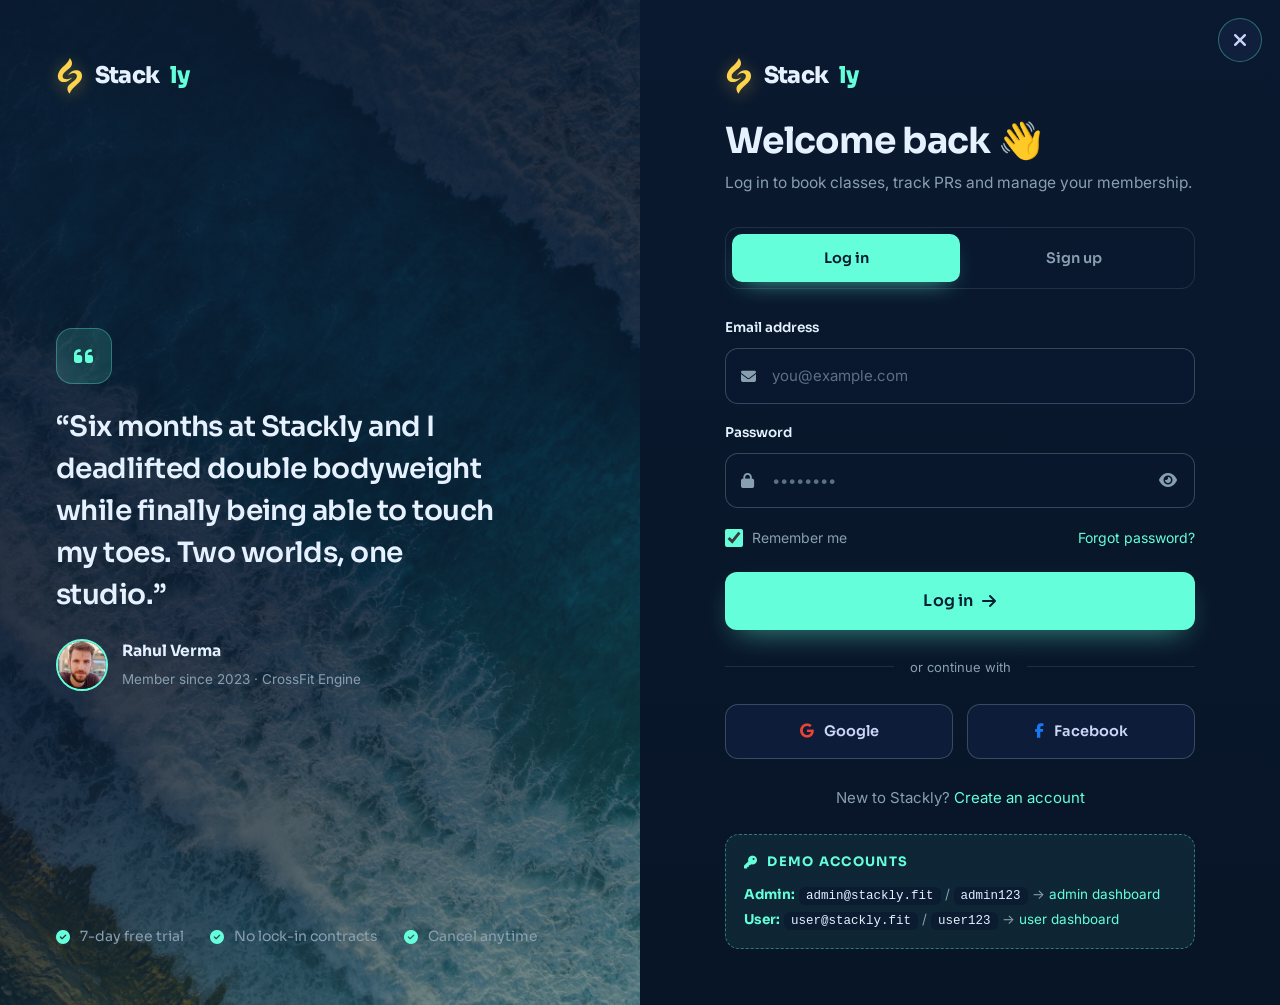
<file: dashboard.html>
<!DOCTYPE html>
<html lang="en">
<head>
<meta charset="UTF-8">
<meta name="viewport" content="width=device-width, initial-scale=1.0">
<title>My Dashboard — Stackly Yoga &amp; CrossFit</title>
<link rel="preconnect" href="https://fonts.googleapis.com">
<link rel="preconnect" href="https://fonts.gstatic.com" crossorigin>
<link href="https://fonts.googleapis.com/css2?family=Sora:wght@400;500;600;700;800&family=Inter:wght@400;500;600&display=swap" rel="stylesheet">
<link href="https://cdn.jsdelivr.net/npm/bootstrap@5.3.3/dist/css/bootstrap.min.css" rel="stylesheet">
<link href="https://cdnjs.cloudflare.com/ajax/libs/font-awesome/6.5.2/css/all.min.css" rel="stylesheet">
<link href="css/style.css" rel="stylesheet">
<link rel="icon" type="image/svg+xml" href="assets/logo.svg">
</head>
<body class="no-scroll">

<div class="dash">
  <!-- ===== Sidebar ===== -->
  <aside class="side" id="side">
    <a href="index.html" class="brand"><span class="brand-mark"><img src="assets/logo.svg" alt=""></span> Stack<b>ly</b></a>

    <div class="side-label">Main Menu</div>
    <ul class="side-nav">
      <li><a href="#overview" class="on"><i class="fa-solid fa-grip"></i> Overview</a></li>
      <li><a href="#myClasses"><i class="fa-solid fa-calendar-check"></i> My Classes <span class="badge">3</span></a></li>
      <li><a href="#progress"><i class="fa-solid fa-chart-line"></i> Progress</a></li>
      <li><a href="#schedule"><i class="fa-solid fa-calendar-days"></i> Schedule</a></li>
      <li><a href="#membership"><i class="fa-solid fa-id-card"></i> Membership</a></li>
    </ul>

    <div class="side-label">Explore</div>
    <ul class="side-nav">
      <li><a href="classes.html"><i class="fa-solid fa-dumbbell"></i> Browse Programs</a></li>
      <li><a href="contact.html"><i class="fa-solid fa-headset"></i> Support</a></li>
      <li><a href="index.html"><i class="fa-solid fa-globe"></i> Main Website</a></li>
    </ul>

    <div class="side-foot">
      <div class="side-user">
        <img src="assets/img/avatar-12.webp" alt="Avatar" id="uAvatar">
        <div>
          <b id="uNameSide">Member</b>
          <span id="uPlanSide">Starter plan</span>
        </div>
      </div>
      <ul class="side-nav">
        <li><a href="#" id="logoutBtn"><i class="fa-solid fa-right-from-bracket"></i> Log out</a></li>
      </ul>
    </div>
  </aside>
  <div class="side-overlay" id="sideOverlay"></div>

  <!-- ===== Main ===== -->
  <div class="dash-main">
    <!-- Topbar -->
    <header class="topbar">
      <button class="menu-btn" id="menuBtn" aria-label="Open sidebar"><i class="fa-solid fa-bars"></i></button>
      <div>
        <h4>Overview</h4>
        <div class="crumb">Home / Dashboard</div>
      </div>
      <div class="search-box">
        <i class="fa-solid fa-magnifying-glass"></i>
        <input type="search" placeholder="Search classes, coaches…" id="dashSearch" aria-label="Search">
      </div>
      <button class="icon-btn" id="notifBtn" aria-label="Notifications">
        <i class="fa-regular fa-bell"></i><span class="dot"></span>
      </button>
      <button class="avatar-btn" id="avatarBtn">
        <img src="assets/img/avatar-12.webp" alt="Your avatar" id="uAvatarTop">
        <b id="uNameTop">Member</b> <i class="fa-solid fa-chevron-down" style="font-size:11px;color:var(--muted)"></i>
      </button>
    </header>

    <div class="dash-body">
      <!-- Welcome -->
      <div class="welcome-banner" id="overview">
        <div style="position:relative;z-index:2">
          <h2 id="welcomeTitle">Good morning, Athlete 👋</h2>
          <p>You've crushed <b class="text-accent">3 sessions</b> this week — one more and you'll beat your personal best streak. Keep the fire burning.</p>
        </div>
        <div class="wb-cta">
          <a href="#schedule" class="btn btn-primary-stack"><i class="fa-solid fa-plus"></i> Book a Class</a>
          <a href="#progress" class="btn btn-ghost"><i class="fa-solid fa-chart-simple"></i> View Progress</a>
        </div>
      </div>

      <!-- Stats -->
      <div class="stat-grid">
        <div class="stat-card reveal">
          <div class="stat-top"><span class="stat-ic"><i class="fa-solid fa-fire-flame-curved"></i></span><span class="trend">+12%</span></div>
          <div class="val"><span data-count="1840">0</span></div>
          <div class="lbl">Calories burned (30d)</div>
        </div>
        <div class="stat-card reveal" style="--d:.08s">
          <div class="stat-top"><span class="stat-ic warm"><i class="fa-solid fa-dumbbell"></i></span><span class="trend">+4</span></div>
          <div class="val"><span data-count="26">0</span></div>
          <div class="lbl">Sessions this month</div>
        </div>
        <div class="stat-card reveal" style="--d:.16s">
          <div class="stat-top"><span class="stat-ic purple"><i class="fa-solid fa-fire"></i></span><span class="trend">PB!</span></div>
          <div class="val"><span data-count="14">0</span> <small style="font-size:15px;color:var(--muted)">days</small></div>
          <div class="lbl">Current streak</div>
        </div>
        <div class="stat-card reveal" style="--d:.24s">
          <div class="stat-top"><span class="stat-ic gold"><i class="fa-solid fa-trophy"></i></span><span class="trend">+2</span></div>
          <div class="val"><span data-count="7">0</span></div>
          <div class="lbl">PRs broken</div>
        </div>
      </div>

      <!-- Chart + schedule -->
      <div class="grid-2">
        <div class="panel">
          <div class="panel-head">
            <div><h3>Training Volume</h3><p>Minutes trained per week — last 8 weeks</p></div>
            <select class="input-stack" style="width:auto;padding:10px 40px 10px 15px;font-size:13.5px">
              <option>Last 8 weeks</option><option>Last 4 weeks</option><option>This year</option>
            </select>
          </div>
          <svg class="chart-svg" viewBox="0 0 640 260" preserveAspectRatio="none" role="img" aria-label="Training volume line chart">
            <defs>
              <linearGradient id="lineGrad" x1="0" y1="0" x2="1" y2="0">
                <stop offset="0%" stop-color="#64ffda"/><stop offset="100%" stop-color="#a78bfa"/>
              </linearGradient>
              <linearGradient id="areaGrad" x1="0" y1="0" x2="0" y2="1">
                <stop offset="0%" stop-color="#64ffda" stop-opacity=".35"/><stop offset="100%" stop-color="#64ffda" stop-opacity="0"/>
              </linearGradient>
            </defs>
            <line class="grid-l" x1="0" y1="40" x2="640" y2="40"/>
            <line class="grid-l" x1="0" y1="100" x2="640" y2="100"/>
            <line class="grid-l" x1="0" y1="160" x2="640" y2="160"/>
            <line class="grid-l" x1="0" y1="220" x2="640" y2="220"/>
            <path class="area" d="M20,190 L105,170 L190,180 L275,130 L360,140 L445,90 L530,100 L620,50 L620,240 L20,240 Z"/>
            <path class="line-path" d="M20,190 L105,170 L190,180 L275,130 L360,140 L445,90 L530,100 L620,50"/>
            <circle class="pt" cx="20" cy="190" r="5.5"><title>Week 1 · 180 min</title></circle>
            <circle class="pt" cx="105" cy="170" r="5.5"><title>Week 2 · 210 min</title></circle>
            <circle class="pt" cx="190" cy="180" r="5.5"><title>Week 3 · 195 min</title></circle>
            <circle class="pt" cx="275" cy="130" r="5.5"><title>Week 4 · 270 min</title></circle>
            <circle class="pt" cx="360" cy="140" r="5.5"><title>Week 5 · 255 min</title></circle>
            <circle class="pt" cx="445" cy="90" r="5.5"><title>Week 6 · 330 min</title></circle>
            <circle class="pt" cx="530" cy="100" r="5.5"><title>Week 7 · 315 min</title></circle>
            <circle class="pt" cx="620" cy="50" r="5.5"><title>Week 8 · 390 min</title></circle>
            <text class="axis-t" x="20" y="255" text-anchor="middle">W1</text>
            <text class="axis-t" x="105" y="255" text-anchor="middle">W2</text>
            <text class="axis-t" x="190" y="255" text-anchor="middle">W3</text>
            <text class="axis-t" x="275" y="255" text-anchor="middle">W4</text>
            <text class="axis-t" x="360" y="255" text-anchor="middle">W5</text>
            <text class="axis-t" x="445" y="255" text-anchor="middle">W6</text>
            <text class="axis-t" x="530" y="255" text-anchor="middle">W7</text>
            <text class="axis-t" x="620" y="255" text-anchor="middle">W8</text>
          </svg>
        </div>

        <div class="panel" id="schedule">
          <div class="panel-head">
            <div><h3>Upcoming Classes</h3><p>Your booked sessions this week</p></div>
            <a href="#" class="btn-link-stack" style="font-size:13.5px">View all <i class="fa-solid fa-arrow-right"></i></a>
          </div>
          <div class="sched">
            <div class="sched-item">
              <div class="sched-time">TODAY<br><small style="color:var(--muted)">6:30 AM</small></div>
              <div class="sched-info"><b>CrossFit Engine</b><span>Coach Arjun · WOD: Fran</span></div>
              <span class="pill info">Confirmed</span>
            </div>
            <div class="sched-item">
              <div class="sched-time">TUE<br><small style="color:var(--muted)">7:00 AM</small></div>
              <div class="sched-info"><b>Vinyasa Flow Yoga</b><span>Coach Meera · Heated studio</span></div>
              <span class="pill info">Confirmed</span>
            </div>
            <div class="sched-item">
              <div class="sched-time">THU<br><small style="color:var(--muted)">6:00 PM</small></div>
              <div class="sched-info"><b>Strength Lab</b><span>Coach Daniel · Squat block W3</span></div>
              <span class="pill pending">Waitlist</span>
            </div>
            <div class="sched-item">
              <div class="sched-time">SAT<br><small style="color:var(--muted)">8:00 AM</small></div>
              <div class="sched-info"><b>Partner WOD</b><span>Coach Sofia · Team of 2</span></div>
              <span class="pill info">Confirmed</span>
            </div>
          </div>
          <button class="btn btn-primary-stack w-100 justify-content-center mt-3" id="bookBtn">
            <i class="fa-solid fa-plus"></i> Book another class
          </button>
        </div>
      </div>

      <!-- Progress + goals -->
      <div class="grid-2-even" id="progress">
        <div class="panel">
          <div class="panel-head"><div><h3>Monthly Goals</h3><p>Consistency is the whole game</p></div></div>
          <div class="goal">
            <div class="goal-top"><b>Sessions completed</b><span>26 / 30</span></div>
            <div class="goal-track"><div class="goal-fill" data-w="87" style="--gd:.2s"></div></div>
          </div>
          <div class="goal">
            <div class="goal-top"><b>Calorie target</b><span>1,840 / 2,200 kcal</span></div>
            <div class="goal-track"><div class="goal-fill warm" data-w="84" style="--gd:.4s"></div></div>
          </div>
          <div class="goal">
            <div class="goal-top"><b>Class attendance streak</b><span>14 / 21 days</span></div>
            <div class="goal-track"><div class="goal-fill purple" data-w="67" style="--gd:.6s"></div></div>
          </div>
          <div class="goal mb-0">
            <div class="goal-top"><b>mobility minutes</b><span>90 / 120 min</span></div>
            <div class="goal-track"><div class="goal-fill" data-w="75" style="--gd:.8s"></div></div>
          </div>
        </div>

        <div class="panel">
          <div class="panel-head"><div><h3>Consistency Map</h3><p>Your last 90 days of training</p></div>
            <span class="pill active">14-day streak</span></div>
          <div class="heat" id="heat" aria-label="Training activity heatmap"></div>
          <div class="d-flex align-items-center gap-3 mt-4" style="font-size:12.5px;color:var(--muted)">
            <span>Less</span>
            <i style="width:14px;height:14px;border-radius:4px;background:rgba(136,159,176,.14);display:inline-block"></i>
            <i style="width:14px;height:14px;border-radius:4px;background:rgba(100,255,218,.35);display:inline-block"></i>
            <i style="width:14px;height:14px;border-radius:4px;background:rgba(100,255,218,.65);display:inline-block"></i>
            <i style="width:14px;height:14px;border-radius:4px;background:var(--accent);display:inline-block"></i>
            <span>More</span>
            <span class="ms-auto"><b class="text-accent">68</b> active days</span>
          </div>
        </div>
      </div>

      <!-- My classes table + activity -->
      <div class="grid-2" id="myClasses">
        <div class="panel">
          <div class="panel-head">
            <div><h3>Recent Sessions</h3><p>Your last completed workouts</p></div>
            <button class="btn btn-ghost btn-sm"><i class="fa-solid fa-download"></i> Export</button>
          </div>
          <div class="table-scroll">
            <table class="table-stack">
              <thead><tr><th>Class</th><th>Date</th><th>Duration</th><th>Calories</th><th>Status</th></tr></thead>
              <tbody>
                <tr>
                  <td><div class="cell-user"><span class="stat-ic" style="width:38px;height:38px;font-size:15px;border-radius:11px"><i class="fa-solid fa-person-running"></i></span><div><b>CrossFit Engine</b><span>Coach Arjun</span></div></div></td>
                  <td>Nov 10, 2026</td><td>62 min</td><td>742 kcal</td><td><span class="pill active">Completed</span></td>
                </tr>
                <tr>
                  <td><div class="cell-user"><span class="stat-ic warm" style="width:38px;height:38px;font-size:15px;border-radius:11px"><i class="fa-solid fa-spa"></i></span><div><b>Vinyasa Flow</b><span>Coach Meera</span></div></div></td>
                  <td>Nov 08, 2026</td><td>50 min</td><td>310 kcal</td><td><span class="pill active">Completed</span></td>
                </tr>
                <tr>
                  <td><div class="cell-user"><span class="stat-ic purple" style="width:38px;height:38px;font-size:15px;border-radius:11px"><i class="fa-solid fa-dumbbell"></i></span><div><b>Strength Lab</b><span>Coach Daniel</span></div></div></td>
                  <td>Nov 07, 2026</td><td>75 min</td><td>618 kcal</td><td><span class="pill active">Completed</span></td>
                </tr>
                <tr>
                  <td><div class="cell-user"><span class="stat-ic gold" style="width:38px;height:38px;font-size:15px;border-radius:11px"><i class="fa-solid fa-heart-pulse"></i></span><div><b>HIIT Inferno</b><span>Coach Sofia</span></div></div></td>
                  <td>Nov 05, 2026</td><td>45 min</td><td>690 kcal</td><td><span class="pill inactive">Missed</span></td>
                </tr>
                <tr>
                  <td><div class="cell-user"><span class="stat-ic" style="width:38px;height:38px;font-size:15px;border-radius:11px"><i class="fa-solid fa-user-group"></i></span><div><b>Partner WOD</b><span>Coach Sofia</span></div></div></td>
                  <td>Nov 03, 2026</td><td>55 min</td><td>705 kcal</td><td><span class="pill active">Completed</span></td>
                </tr>
              </tbody>
            </table>
          </div>
        </div>

        <div class="panel">
          <div class="panel-head"><div><h3>Activity Feed</h3><p>Latest updates on your account</p></div></div>
          <div class="feed">
            <div class="feed-item">
              <span class="feed-ic"><i class="fa-solid fa-trophy"></i></span>
              <div><p><b>New PR!</b> Deadlift hit 140kg — 5kg over your previous best.</p><small>2 hours ago</small></div>
            </div>
            <div class="feed-item">
              <span class="feed-ic"><i class="fa-solid fa-calendar-check"></i></span>
              <div><p><b>Class booked</b> — Partner WOD, Saturday 8:00 AM.</p><small>Yesterday</small></div>
            </div>
            <div class="feed-item">
              <span class="feed-ic"><i class="fa-solid fa-star"></i></span>
              <div><p><b>Streak milestone</b> — 14 days in a row. Keep it alive!</p><small>2 days ago</small></div>
            </div>
            <div class="feed-item">
              <span class="feed-ic"><i class="fa-solid fa-credit-card"></i></span>
              <div><p><b>Membership renewed</b> — Performance plan, next billing Jan 15.</p><small>5 days ago</small></div>
            </div>
            <div class="feed-item">
              <span class="feed-ic"><i class="fa-solid fa-comment"></i></span>
              <div><p><b>Coach note</b> — Arjun left feedback on your squat technique.</p><small>1 week ago</small></div>
            </div>
          </div>
        </div>
      </div>

      <!-- Membership -->
      <div class="panel" id="membership">
        <div class="panel-head">
          <div><h3>Membership</h3><p>Manage your plan and billing</p></div>
          <span class="pill active">Active</span>
        </div>
        <div class="row g-4 align-items-center">
          <div class="col-md-4">
            <div class="card-stack h-100" style="background:linear-gradient(150deg,rgba(100,255,218,.14),rgba(17,34,64,.9));border-color:rgba(100,255,218,.4)">
              <div class="price-name">Performance</div>
              <div class="price-val" style="font-size:40px">₹2,999<small>/mo</small></div>
              <p style="font-size:14px;color:var(--muted);margin:0">Unlimited classes · Next billing: <b class="text-accent">Jan 15, 2027</b></p>
            </div>
          </div>
          <div class="col-md-8">
            <div class="row g-3">
              <div class="col-sm-6"><div class="card-stack h-100"><b class="font-h d-block mb-1">Payment method</b><span style="font-size:14px;color:var(--muted)"><i class="fa-brands fa-cc-visa me-2" style="font-size:20px;color:var(--accent)"></i> •••• 4821 · expires 09/28</span></div></div>
              <div class="col-sm-6"><div class="card-stack h-100"><b class="font-h d-block mb-1">Sessions this cycle</b><span style="font-size:14px;color:var(--muted)">26 used of <b class="text-accent">unlimited</b></span></div></div>
              <div class="col-12 d-flex gap-3 flex-wrap">
                <button class="btn btn-primary-stack" id="upgradeBtn"><i class="fa-solid fa-arrow-up"></i> Upgrade to Elite</button>
                <button class="btn btn-ghost"><i class="fa-solid fa-pen"></i> Edit plan</button>
                <button class="btn btn-ghost" style="border-color:rgba(255,107,107,.5);color:var(--danger)" id="freezeBtn"><i class="fa-solid fa-snowflake"></i> Freeze membership</button>
              </div>
            </div>
          </div>
        </div>
      </div>

      <footer style="text-align:center;padding:10px 0 30px;color:var(--muted);font-size:13.5px">
        <a href="index.html" class="brand d-inline-flex mb-2" style="font-size:18px"><span class="brand-mark"><img src="assets/logo.svg" alt="" style="height:26px"></span> Stack<b>ly</b></a><br>
        © <span class="year">2026</span> Stackly Yoga &amp; CrossFit · <a href="index.html">Main site</a> · <a href="contact.html">Support</a>
      </footer>
    </div>
  </div>
</div>

<!-- notifications popover -->
<div class="modal-backdrop-stack" id="notifModal">
  <div class="modal-card" style="max-width:430px">
    <h3>Notifications</h3>
    <p class="sub">You have 3 unread updates.</p>
    <div class="feed">
      <div class="feed-item"><span class="feed-ic"><i class="fa-solid fa-fire"></i></span><div><p><b>Streak at risk!</b> Train today to keep your 14-day streak.</p><small>1 hour ago</small></div></div>
      <div class="feed-item"><span class="feed-ic"><i class="fa-solid fa-clock"></i></span><div><p><b>Class in 3 hours</b> — CrossFit Engine with Coach Arjun.</p><small>Today</small></div></div>
      <div class="feed-item"><span class="feed-ic"><i class="fa-solid fa-gift"></i></span><div><p><b>Refer a friend</b> — both get 1 free month.</p><small>2 days ago</small></div></div>
    </div>
    <div class="modal-actions">
      <button class="btn btn-ghost btn-sm" data-close-modal>Close</button>
      <button class="btn btn-primary-stack btn-sm" data-close-modal>Mark all read</button>
    </div>
  </div>
</div>

<div class="dash-toast" id="dashToast"><i class="fa-solid fa-circle-check"></i><span>Saved</span></div>

<script src="https://cdn.jsdelivr.net/npm/bootstrap@5.3.3/dist/js/bootstrap.bundle.min.js"></script>
<script src="js/main.js"></script>
<script src="js/auth.js"></script>
<script src="js/dashboard.js"></script>
<script>document.querySelectorAll('.year').forEach(e=>e.textContent=new Date().getFullYear());</script>
</body>
</html>
</file>
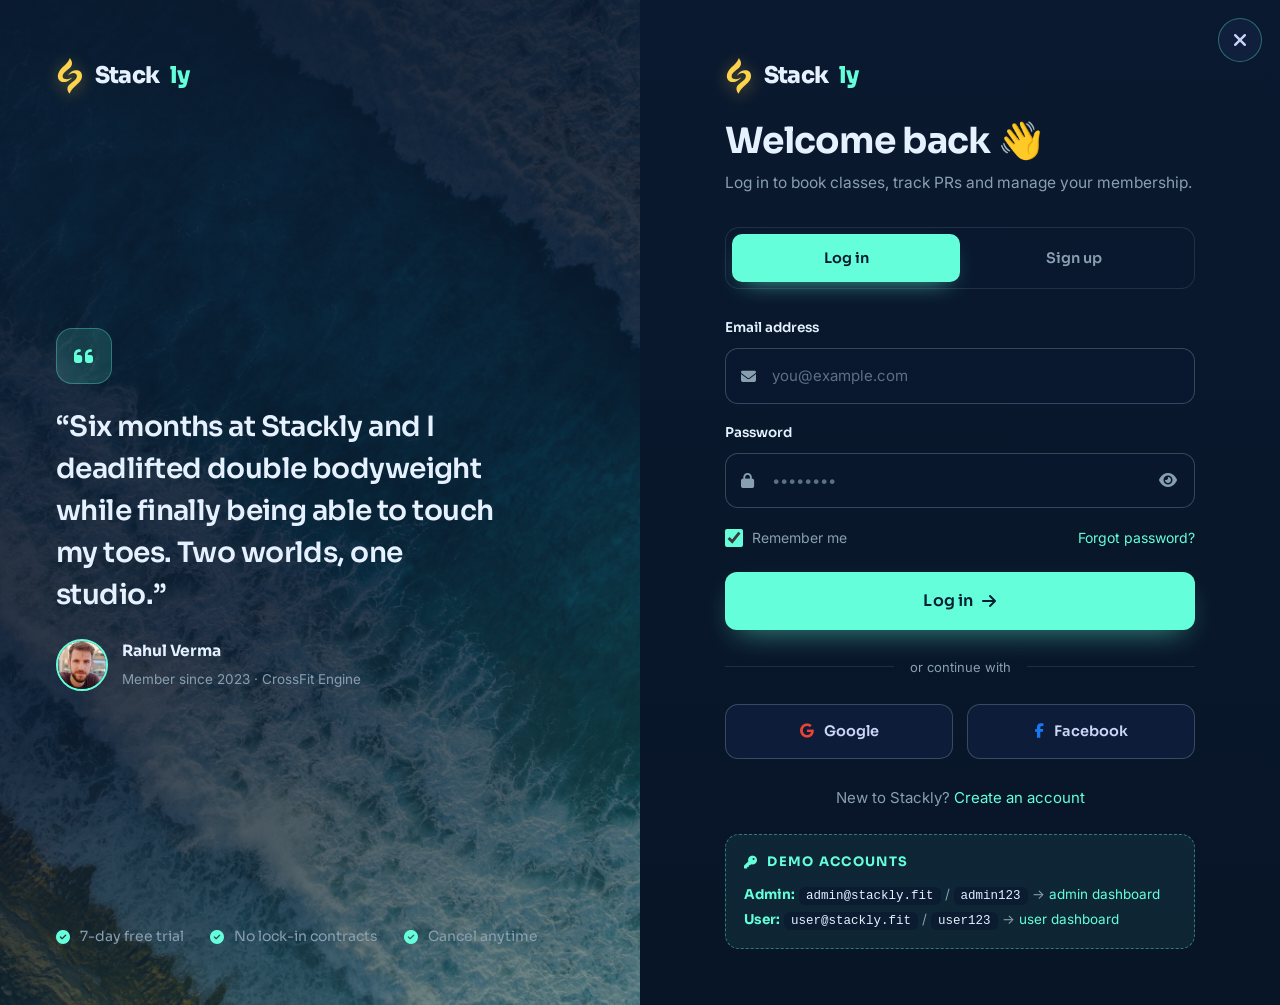
<file: login.html>
<!DOCTYPE html>
<html lang="en">
<head>
<meta charset="UTF-8">
<meta name="viewport" content="width=device-width, initial-scale=1.0">
<title>Log in — Stackly Yoga &amp; CrossFit</title>
<link rel="preconnect" href="https://fonts.googleapis.com">
<link rel="preconnect" href="https://fonts.gstatic.com" crossorigin>
<link href="https://fonts.googleapis.com/css2?family=Sora:wght@400;500;600;700;800&family=Inter:wght@400;500;600&display=swap" rel="stylesheet">
<link href="https://cdn.jsdelivr.net/npm/bootstrap@5.3.3/dist/css/bootstrap.min.css" rel="stylesheet">
<link href="https://cdnjs.cloudflare.com/ajax/libs/font-awesome/6.5.2/css/all.min.css" rel="stylesheet">
<link href="css/style.css" rel="stylesheet">
<link rel="icon" type="image/svg+xml" href="assets/logo.svg">
</head>
<body>
<a href="index.html" class="auth-close" aria-label="Close and go to home page"><i class="fa-solid fa-xmark"></i></a>

<!-- Loader -->
<div id="preloader" role="status" aria-live="polite">
  <img class="loader-logo" src="assets/logo.svg" alt="">
  <div class="spinner" aria-hidden="true"></div>
  <div class="loader-text">Loading, please wait...</div>
  <div class="loader-sub">Securing your session…</div>
  <div class="loader-bar" aria-hidden="true"><span></span></div>
</div>

<main class="auth-page">
  <!-- Visual brand panel -->
  <aside class="auth-visual">
    <div class="bgimg" style="background-image:url('assets/img/login-visual.webp')"></div>
    <div class="veil"></div>
    <div class="av-inner">
      <a href="index.html" class="brand" style="position:relative;z-index:2"><span class="brand-mark"><img src="assets/logo.svg" alt=""></span> Stack<b>ly</b></a>

      <div class="auth-quote">
        <div class="q-ic"><i class="fa-solid fa-quote-left"></i></div>
        <blockquote>“Six months at Stackly and I deadlifted double bodyweight while finally being able to touch my toes. Two worlds, one studio.”</blockquote>
        <div class="who">
          <img src="assets/img/avatar-men32.webp" alt="Rahul Verma">
          <div><b>Rahul Verma</b><span>Member since 2023 · CrossFit Engine</span></div>
        </div>
      </div>

      <div class="auth-points">
        <div class="pt"><i class="fa-solid fa-circle-check"></i> 7-day free trial</div>
        <div class="pt"><i class="fa-solid fa-circle-check"></i> No lock-in contracts</div>
        <div class="pt"><i class="fa-solid fa-circle-check"></i> Cancel anytime</div>
      </div>
    </div>
  </aside>

  <!-- Form side -->
  <section class="auth-form-side">
    <div class="auth-box">
      <a href="index.html" class="brand mb-4 d-inline-flex"><span class="brand-mark"><img src="assets/logo.svg" alt=""></span> Stack<b>ly</b></a>
      <h2>Welcome back 👋</h2>
      <p class="sub">Log in to book classes, track PRs and manage your membership.</p>

      <div class="auth-tabs" role="tablist">
        <button class="on" type="button" role="tab" aria-selected="true">Log in</button>
        <button type="button" role="tab" aria-selected="false" onclick="location.href='signup.html'">Sign up</button>
      </div>

      <form id="loginForm" novalidate>
        <div class="auth-field">
          <label class="form-label-stack" for="lEmail">Email address</label>
          <div class="input-icon">
            <i class="fa-solid fa-envelope"></i>
            <input type="email" class="input-stack" id="lEmail" placeholder="you@example.com" autocomplete="email" required>
          </div>
          <div class="field-err" id="e-lEmail"><i class="fa-solid fa-circle-exclamation"></i> Please enter a valid email address.</div>
        </div>

        <div class="auth-field">
          <label class="form-label-stack" for="lPass">Password</label>
          <div class="input-icon">
            <i class="fa-solid fa-lock"></i>
            <input type="password" class="input-stack" id="lPass" placeholder="••••••••" autocomplete="current-password" required minlength="6">
            <button type="button" class="toggle-pass" data-target="lPass" aria-label="Show password"><i class="fa-solid fa-eye"></i></button>
          </div>
          <div class="field-err" id="e-lPass"><i class="fa-solid fa-circle-exclamation"></i> Password must be at least 6 characters.</div>
        </div>

        <div class="auth-row">
          <label class="check"><input type="checkbox" id="lRemember" checked> Remember me</label>
          <a href="#" id="forgot">Forgot password?</a>
        </div>

        <button type="submit" class="btn btn-primary-stack auth-btn" id="lSubmit">
          Log in <i class="fa-solid fa-arrow-right"></i>
        </button>

        <div class="auth-divider">or continue with</div>
        <div class="social-auth">
          <button type="button" data-social="Google"><i class="fa-brands fa-google" style="color:#ea4335"></i> Google</button>
          <button type="button" data-social="Facebook"><i class="fa-brands fa-facebook-f" style="color:#1877f2"></i> Facebook</button>
        </div>

        <div class="auth-switch">New to Stackly? <a href="signup.html">Create an account</a></div>

        <div class="demo-hint">
          <div class="dh-title"><i class="fa-solid fa-key"></i> Demo accounts</div>
          <b>Admin:</b> <code>admin@stackly.fit</code> / <code>admin123</code> → <a href="admin.html">admin dashboard</a><br>
          <b>User:</b> <code>user@stackly.fit</code> / <code>user123</code> → <a href="dashboard.html">user dashboard</a>
        </div>
      </form>
    </div>
  </section>
</main>

<script src="https://cdn.jsdelivr.net/npm/bootstrap@5.3.3/dist/js/bootstrap.bundle.min.js"></script>
<script src="js/main.js"></script>
<script src="js/auth.js"></script>
</body>
</html>
</file>
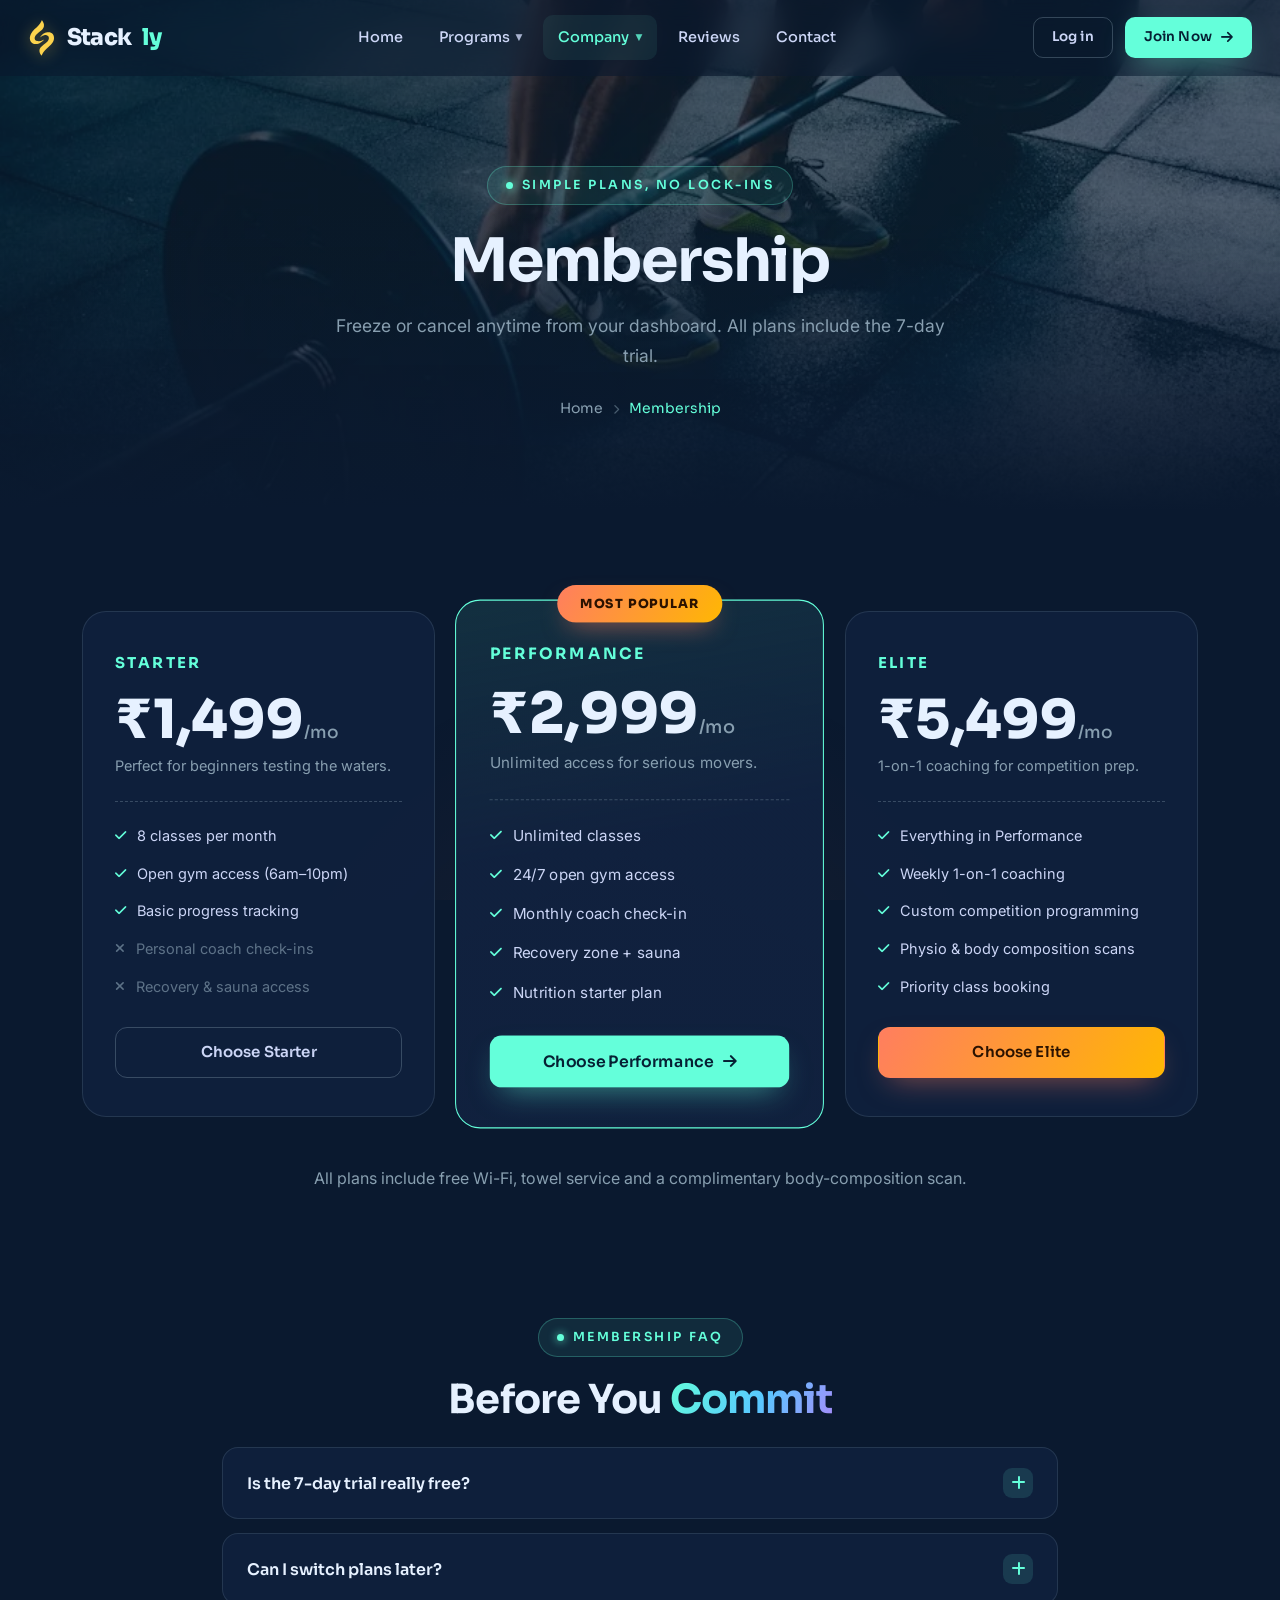
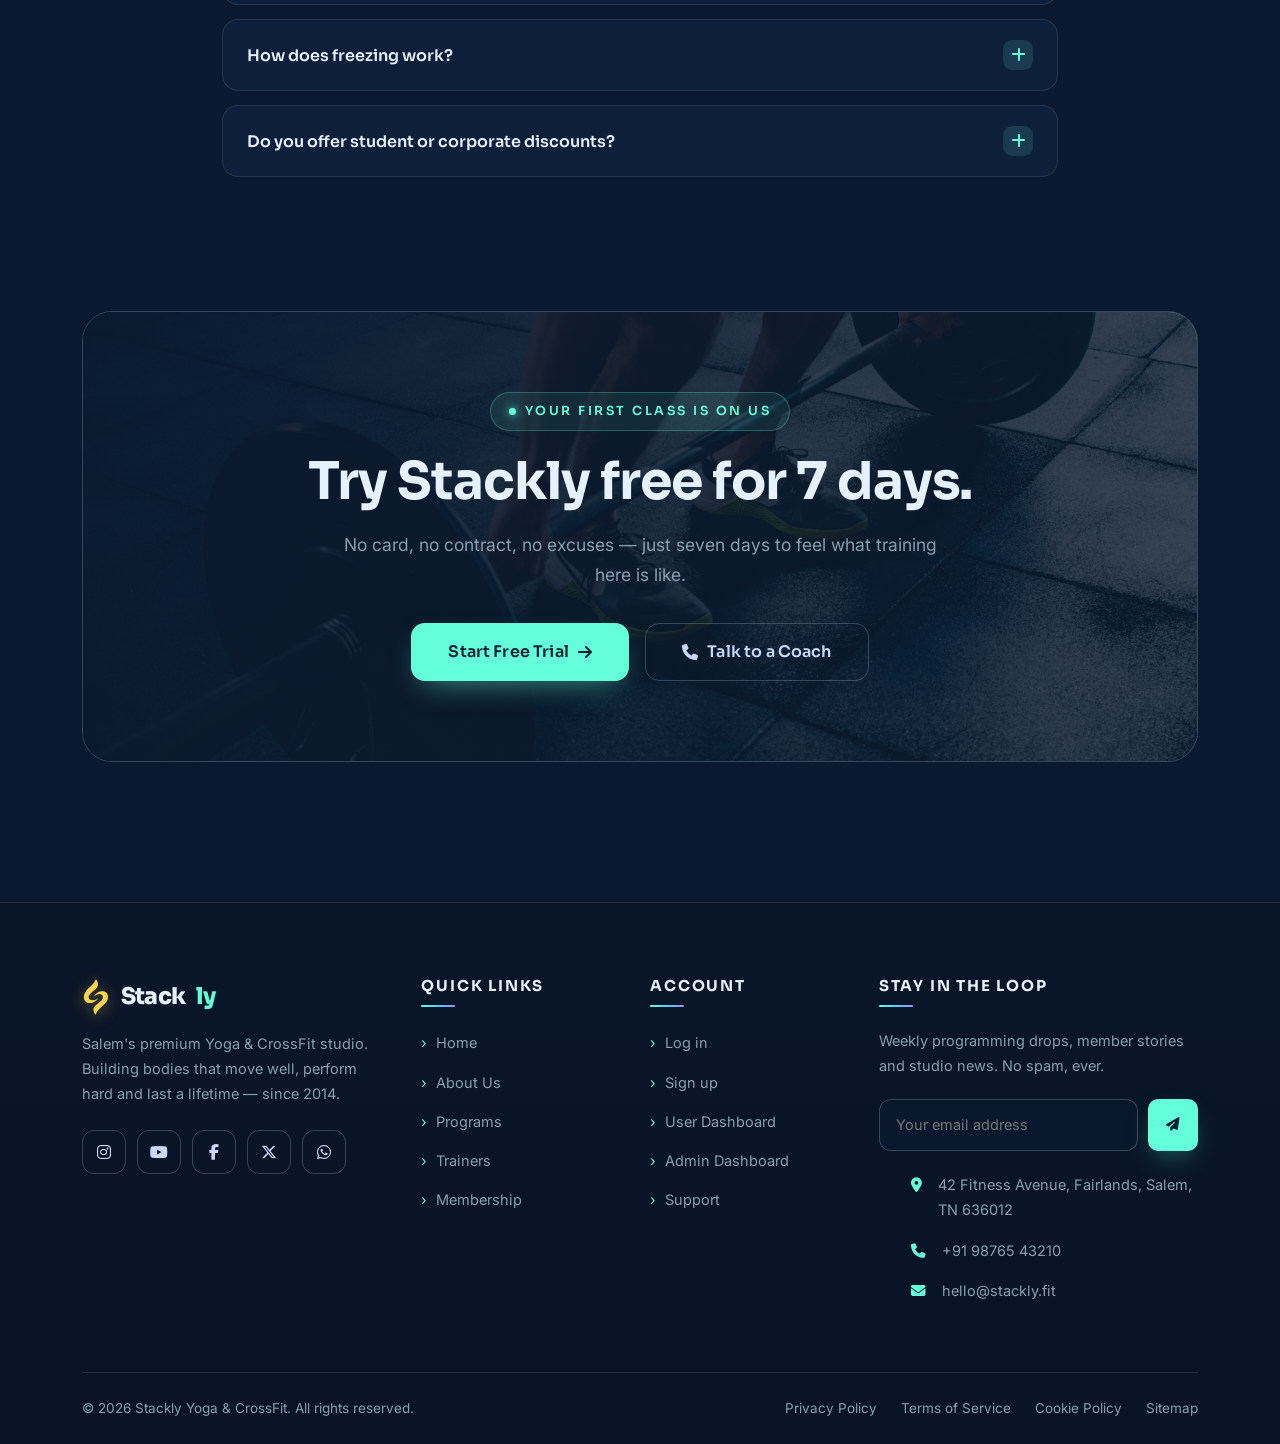
<file: pricing.html>
<!DOCTYPE html>
<html lang="en">
<head>
<meta charset="UTF-8">
<meta name="viewport" content="width=device-width, initial-scale=1.0">
<title>Membership & Pricing — Stackly Yoga & CrossFit</title>
<meta name="description" content="Simple monthly plans for Starter, Performance and Elite members. Freeze or cancel anytime.">
<link rel="preconnect" href="https://fonts.googleapis.com">
<link rel="preconnect" href="https://fonts.gstatic.com" crossorigin>
<link href="https://fonts.googleapis.com/css2?family=Sora:wght@400;500;600;700;800&family=Inter:wght@400;500;600&display=swap" rel="stylesheet">
<link href="https://cdn.jsdelivr.net/npm/bootstrap@5.3.3/dist/css/bootstrap.min.css" rel="stylesheet">
<link href="https://cdnjs.cloudflare.com/ajax/libs/font-awesome/6.5.2/css/all.min.css" rel="stylesheet">
<link href="css/style.css" rel="stylesheet">
<link rel="icon" type="image/svg+xml" href="assets/logo.svg">
</head>
<body>
<!-- Loader -->
<div id="preloader" role="status" aria-live="polite">
  <img class="loader-logo" src="assets/logo.svg" alt="">
  <div class="spinner" aria-hidden="true"></div>
  <div class="loader-text">Loading, please wait...</div>
  <div class="loader-sub">Preparing your session at Stackly</div>
  <div class="loader-bar" aria-hidden="true"><span></span></div>
</div>
<div id="scrollProgress"></div>
<!-- ===== Navbar ===== -->
<nav class="navbar-stack" id="navbar">
  <div class="nav-inner">
    <a href="index.html" class="brand"><span class="brand-mark"><img src="assets/logo.svg" alt=""></span> Stack<b>ly</b></a>
    <ul class="nav-links">
      <li><a href="index.html" class="nav-link-stack">Home</a></li>
      <li class="nav-item-drop">
        <a class="nav-link-stack" role="button" aria-expanded="false">Programs <span class="caret">▼</span></a>
        <div class="dropdown-menu-stack">
          <div class="dd-label">Move with us</div>
          <a href="classes.html#crossfit"><i class="fa-solid fa-person-running"></i> CrossFit Training</a>
          <a href="classes.html#yoga"><i class="fa-solid fa-spa"></i> Yoga &amp; Mobility</a>
          <a href="classes.html#strength"><i class="fa-solid fa-dumbbell"></i> Strength Lab</a>
          <a href="classes.html#hiit"><i class="fa-solid fa-heart-pulse"></i> HIIT Conditioning</a>
        </div>
      </li>
      <li class="nav-item-drop">
        <a class="nav-link-stack" role="button" aria-expanded="false">Company <span class="caret">▼</span></a>
        <div class="dropdown-menu-stack">
          <div class="dd-label">Get to know us</div>
          <a href="about.html"><i class="fa-solid fa-circle-info"></i> About Us</a>
          <a href="trainers.html"><i class="fa-solid fa-users"></i> Our Trainers</a>
          <a href="pricing.html"><i class="fa-solid fa-tags"></i> Membership</a>
          <a href="contact.html"><i class="fa-solid fa-envelope"></i> Contact Us</a>
        </div>
      </li>
      <li><a href="testimonials.html" class="nav-link-stack">Reviews</a></li>
      <li><a href="contact.html" class="nav-link-stack">Contact</a></li>
    </ul>
    <div class="nav-cta">
      <a href="login.html" class="btn btn-ghost btn-sm">Log in</a>
      <a href="signup.html" class="btn btn-primary-stack btn-sm">Join Now <i class="fa-solid fa-arrow-right"></i></a>
      <button class="hamburger" aria-label="Open menu" aria-expanded="false" aria-controls="mobileMenu">
        <span></span><span></span><span></span>
      </button>
    </div>
  </div>
</nav>
<div class="mobile-menu" id="mobileMenu">
  <a class="m-item" href="index.html"><span>Home</span><span class="num">01</span></a>
  <button class="m-item w-100 text-start" data-msub="msubPrograms" style="background:none;border:0">
    <span>Programs</span><span class="num">02 <i class="caret fa-solid fa-chevron-down ms-2" style="font-size:13px"></i></span>
  </button>
  <div class="m-sub" id="msubPrograms">
    <a href="classes.html#crossfit">CrossFit Training</a>
    <a href="classes.html#yoga">Yoga &amp; Mobility</a>
    <a href="classes.html#strength">Strength Lab</a>
    <a href="classes.html#hiit">HIIT Conditioning</a>
  </div>
  <button class="m-item w-100 text-start" data-msub="msubCompany" style="background:none;border:0">
    <span>Company</span><span class="num">03 <i class="caret fa-solid fa-chevron-down ms-2" style="font-size:13px"></i></span>
  </button>
  <div class="m-sub" id="msubCompany">
    <a href="about.html">About Us</a>
    <a href="trainers.html">Our Trainers</a>
    <a href="pricing.html">Membership</a>
    <a href="contact.html">Contact Us</a>
  </div>
  <a class="m-item" href="testimonials.html"><span>Reviews</span><span class="num">04</span></a>
  <a class="m-item" href="contact.html"><span>Contact</span><span class="num">05</span></a>

  <div class="m-cta">
    <a href="login.html" class="btn btn-ghost btn-lg"><i class="fa-solid fa-right-to-bracket"></i> Log in</a>
    <a href="signup.html" class="btn btn-primary-stack btn-lg">Join Now <i class="fa-solid fa-arrow-right"></i></a>
  </div>
  <div class="m-social">
    <a href="https://www.instagram.com/" target="_blank" rel="noopener" aria-label="Instagram"><i class="fa-brands fa-instagram"></i></a>
    <a href="https://www.youtube.com/" target="_blank" rel="noopener" aria-label="YouTube"><i class="fa-brands fa-youtube"></i></a>
    <a href="https://www.facebook.com/" target="_blank" rel="noopener" aria-label="Facebook"><i class="fa-brands fa-facebook-f"></i></a>
    <a href="https://x.com/" target="_blank" rel="noopener" aria-label="Twitter"><i class="fa-brands fa-x-twitter"></i></a>
  </div>
</div>

<header class="page-hero">
  <div class="bgimg" style="background-image:url('assets/img/class-strength.webp')"></div>
  <div class="veil"></div>
  <div class="container inner">
    <span class="sec-eyebrow reveal in">Simple plans, no lock-ins</span>
    <h1 class="reveal in" style="--d:.1s">Membership</h1>
    <p class="reveal in" style="--d:.2s">Freeze or cancel anytime from your dashboard. All plans include the 7-day trial.</p>
    <ul class="breadcrumb-stack reveal in" style="--d:.3s">
      <li><a href="index.html">Home</a> <i class="fa-solid fa-chevron-right"></i></li>
      <li class="active">Membership</li>
    </ul>
  </div>
</header>

<section id="pricing">
  <div class="container">
    <div class="price-grid">
      <div class="price-card reveal">
        <div class="price-name">Starter</div>
        <div class="price-val">₹1,499<small>/mo</small></div>
        <div class="price-desc">Perfect for beginners testing the waters.</div>
        <ul class="price-feats">
          <li><i class="fa-solid fa-check"></i> 8 classes per month</li>
          <li><i class="fa-solid fa-check"></i> Open gym access (6am–10pm)</li>
          <li><i class="fa-solid fa-check"></i> Basic progress tracking</li>
          <li class="off"><i class="fa-solid fa-xmark"></i> Personal coach check-ins</li>
          <li class="off"><i class="fa-solid fa-xmark"></i> Recovery &amp; sauna access</li>
        </ul>
        <a href="signup.html" class="btn btn-ghost w-100 justify-content-center">Choose Starter</a>
      </div>
      <div class="price-card pop reveal" style="--d:.1s">
        <div class="pop-badge">Most Popular</div>
        <div class="price-name">Performance</div>
        <div class="price-val">₹2,999<small>/mo</small></div>
        <div class="price-desc">Unlimited access for serious movers.</div>
        <ul class="price-feats">
          <li><i class="fa-solid fa-check"></i> Unlimited classes</li>
          <li><i class="fa-solid fa-check"></i> 24/7 open gym access</li>
          <li><i class="fa-solid fa-check"></i> Monthly coach check-in</li>
          <li><i class="fa-solid fa-check"></i> Recovery zone + sauna</li>
          <li><i class="fa-solid fa-check"></i> Nutrition starter plan</li>
        </ul>
        <a href="signup.html" class="btn btn-primary-stack w-100 justify-content-center btn-magnetic">Choose Performance <i class="fa-solid fa-arrow-right"></i></a>
      </div>
      <div class="price-card reveal" style="--d:.2s">
        <div class="price-name">Elite</div>
        <div class="price-val">₹5,499<small>/mo</small></div>
        <div class="price-desc">1-on-1 coaching for competition prep.</div>
        <ul class="price-feats">
          <li><i class="fa-solid fa-check"></i> Everything in Performance</li>
          <li><i class="fa-solid fa-check"></i> Weekly 1-on-1 coaching</li>
          <li><i class="fa-solid fa-check"></i> Custom competition programming</li>
          <li><i class="fa-solid fa-check"></i> Physio &amp; body composition scans</li>
          <li><i class="fa-solid fa-check"></i> Priority class booking</li>
        </ul>
        <a href="signup.html" class="btn btn-warm w-100 justify-content-center">Choose Elite</a>
      </div>
    </div>

    <div class="text-center mt-5 reveal">
      <p style="color:var(--muted)">All plans include free Wi-Fi, towel service and a complimentary body-composition scan.</p>
    </div>
  </div>
</section>

<section style="padding-top:10px">
  <div class="container" style="max-width:860px">
    <div class="sec-head-center mb-4">
      <span class="sec-eyebrow reveal">Membership FAQ</span>
      <h2 class="sec-title reveal" style="--d:.08s;font-size:clamp(26px,3.4vw,40px)">Before You <span class="accent">Commit</span></h2>
    </div>
    <div class="faq-item reveal">
      <button class="faq-q">Is the 7-day trial really free? <span class="pm"><i class="fa-solid fa-plus"></i></span></button>
      <div class="faq-a"><p>Yes — full access to classes and the gym for 7 days, no credit card required. Walk in, train, decide.</p></div>
    </div>
    <div class="faq-item reveal" style="--d:.06s">
      <button class="faq-q">Can I switch plans later? <span class="pm"><i class="fa-solid fa-plus"></i></span></button>
      <div class="faq-a"><p>Anytime. Upgrades apply immediately with prorated billing; downgrades take effect from your next billing date.</p></div>
    </div>
    <div class="faq-item reveal" style="--d:.12s">
      <button class="faq-q">How does freezing work? <span class="pm"><i class="fa-solid fa-plus"></i></span></button>
      <div class="faq-a"><p>Freeze up to 30 days per year from your dashboard — billing pauses automatically and resumes when you are back.</p></div>
    </div>
    <div class="faq-item reveal" style="--d:.18s">
      <button class="faq-q">Do you offer student or corporate discounts? <span class="pm"><i class="fa-solid fa-plus"></i></span></button>
      <div class="faq-a"><p>Yes — 15% off for students with a valid ID and custom packages for teams of 10+. Contact us for details.</p></div>
    </div>
  </div>
</section>


<section style="padding-top:20px">
  <div class="container">
    <div class="cta-banner reveal-zoom">
      <div class="bgimg"></div><div class="veil"></div>
      <div class="inner">
        <span class="sec-eyebrow">Your first class is on us</span>
        <h2>Try Stackly free for 7 days.</h2>
        <p>No card, no contract, no excuses — just seven days to feel what training here is like.</p>
        <div class="cta-actions">
          <a href="signup.html" class="btn btn-primary-stack btn-lg btn-magnetic">Start Free Trial <i class="fa-solid fa-arrow-right"></i></a>
          <a href="contact.html" class="btn btn-ghost btn-lg btn-magnetic"><i class="fa-solid fa-phone"></i> Talk to a Coach</a>
        </div>
      </div>
    </div>
  </div>
</section>

<footer class="footer">
  <div class="container">
    <div class="footer-grid">
      <div>
        <a href="index.html" class="brand mb-3 d-inline-flex"><span class="brand-mark"><img src="assets/logo.svg" alt=""></span> Stack<b>ly</b></a>
        <p>Salem's premium Yoga &amp; CrossFit studio. Building bodies that move well, perform hard and last a lifetime — since 2014.</p>
        <div class="f-social">
          <a href="https://www.instagram.com/" target="_blank" rel="noopener" aria-label="Instagram"><i class="fa-brands fa-instagram"></i></a>
          <a href="https://www.youtube.com/" target="_blank" rel="noopener" aria-label="YouTube"><i class="fa-brands fa-youtube"></i></a>
          <a href="https://www.facebook.com/" target="_blank" rel="noopener" aria-label="Facebook"><i class="fa-brands fa-facebook-f"></i></a>
          <a href="https://x.com/" target="_blank" rel="noopener" aria-label="X"><i class="fa-brands fa-x-twitter"></i></a>
          <a href="https://wa.me/919876543210" target="_blank" rel="noopener" aria-label="WhatsApp"><i class="fa-brands fa-whatsapp"></i></a>
        </div>
      </div>
      <div>
        <h3>Quick Links</h3>
        <ul class="f-links">
          <li><a href="index.html">Home</a></li>
          <li><a href="about.html">About Us</a></li>
          <li><a href="classes.html">Programs</a></li>
          <li><a href="trainers.html">Trainers</a></li>
          <li><a href="pricing.html">Membership</a></li>
        </ul>
      </div>
      <div>
        <h3>Account</h3>
        <ul class="f-links">
          <li><a href="login.html">Log in</a></li>
          <li><a href="signup.html">Sign up</a></li>
          <li><a href="dashboard.html">User Dashboard</a></li>
          <li><a href="admin.html">Admin Dashboard</a></li>
          <li><a href="contact.html">Support</a></li>
        </ul>
      </div>
      <div>
        <h3>Stay In The Loop</h3>
        <p>Weekly programming drops, member stories and studio news. No spam, ever.</p>
        <form class="newsletter" data-demo>
          <input type="email" placeholder="Your email address" required aria-label="Email address">
          <button type="submit" class="btn btn-primary-stack btn-sm" aria-label="Subscribe"><i class="fa-solid fa-paper-plane"></i></button>
        </form>
        <ul class="f-contact" style="margin-top:22px">
          <li><i class="fa-solid fa-location-dot"></i><span>42 Fitness Avenue, Fairlands, Salem, TN 636012</span></li>
          <li><i class="fa-solid fa-phone"></i><a href="tel:+919876543210">+91 98765 43210</a></li>
          <li><i class="fa-solid fa-envelope"></i><a href="mailto:hello@stackly.fit">hello@stackly.fit</a></li>
        </ul>
      </div>
    </div>
    <div class="f-bottom">
      <span>© <span class="year">2026</span> Stackly Yoga &amp; CrossFit. All rights reserved.</span>
      <div class="f-legal"><a href="#">Privacy Policy</a><a href="#">Terms of Service</a><a href="#">Cookie Policy</a><a href="404.html">Sitemap</a></div>
    </div>
  </div>
</footer>

<button id="backTop" aria-label="Back to top"><i class="fa-solid fa-arrow-up"></i></button>

<script src="https://cdn.jsdelivr.net/npm/bootstrap@5.3.3/dist/js/bootstrap.bundle.min.js"></script>
<script src="js/main.js"></script>
<script>document.querySelectorAll('.year').forEach(e=>e.textContent=new Date().getFullYear());</script>
</body>
</html>
</file>
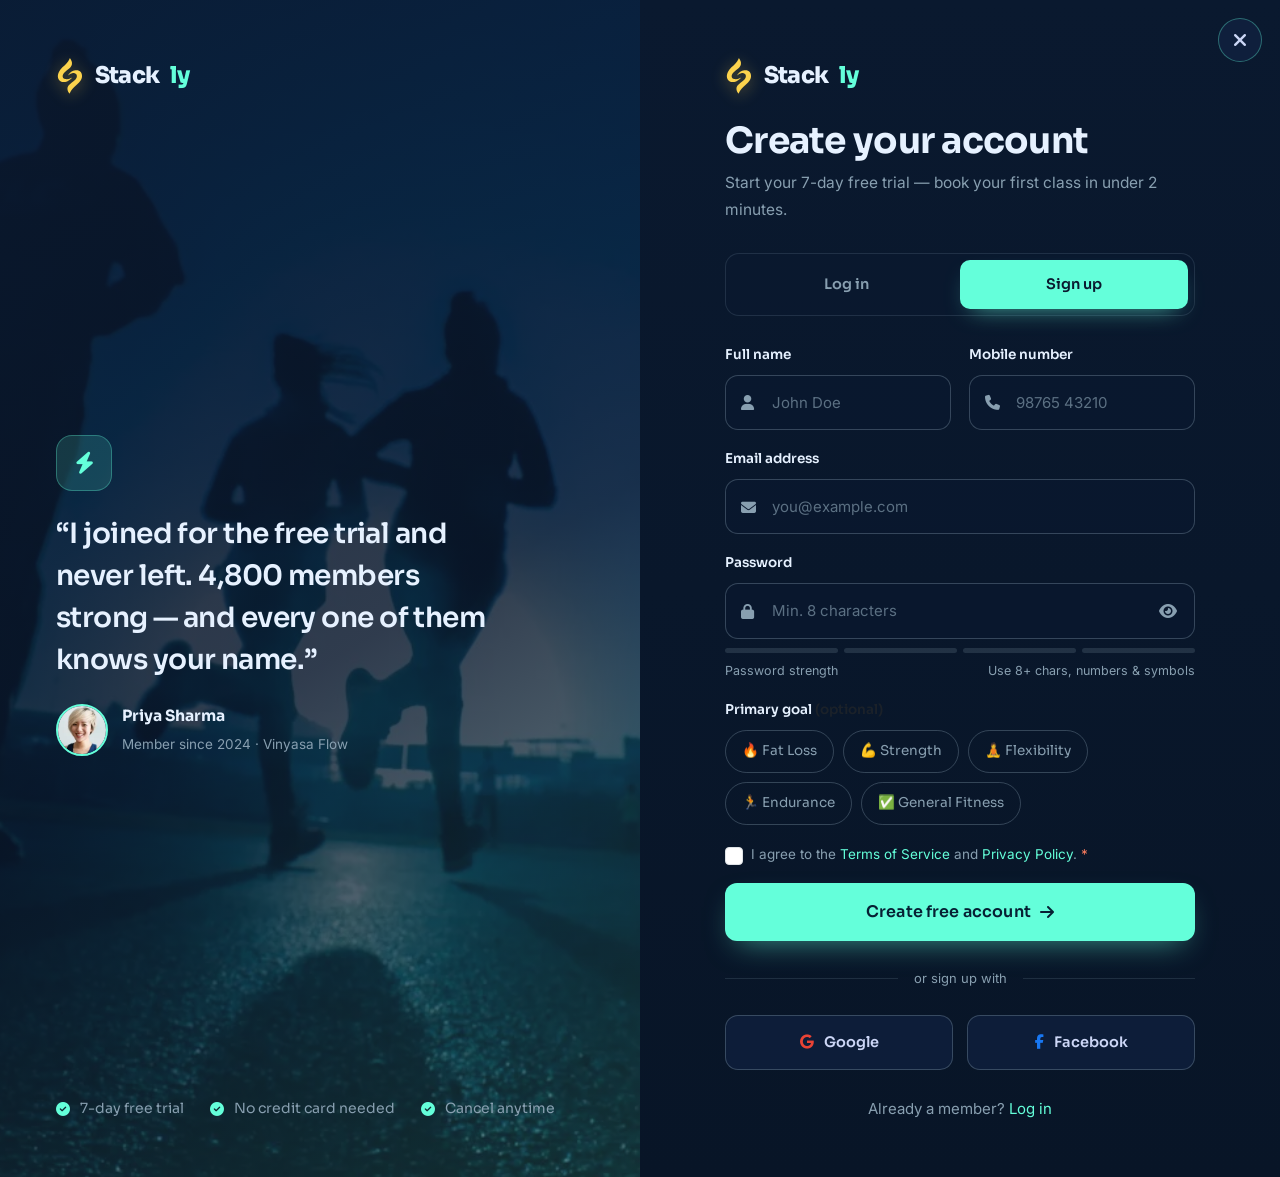
<file: signup.html>
<!DOCTYPE html>
<html lang="en">
<head>
<meta charset="UTF-8">
<meta name="viewport" content="width=device-width, initial-scale=1.0">
<title>Sign up — Stackly Yoga &amp; CrossFit</title>
<link rel="preconnect" href="https://fonts.googleapis.com">
<link rel="preconnect" href="https://fonts.gstatic.com" crossorigin>
<link href="https://fonts.googleapis.com/css2?family=Sora:wght@400;500;600;700;800&family=Inter:wght@400;500;600&display=swap" rel="stylesheet">
<link href="https://cdn.jsdelivr.net/npm/bootstrap@5.3.3/dist/css/bootstrap.min.css" rel="stylesheet">
<link href="https://cdnjs.cloudflare.com/ajax/libs/font-awesome/6.5.2/css/all.min.css" rel="stylesheet">
<link href="css/style.css" rel="stylesheet">
<link rel="icon" type="image/svg+xml" href="assets/logo.svg">
<style>
.pw-strength{display:flex;gap:6px;margin-top:9px}
.pw-strength span{height:5px;flex:1;border-radius:99px;background:rgba(136,159,176,.2);transition:.35s var(--ease)}
.pw-strength.s1 span:nth-child(1){background:#ff6b6b}
.pw-strength.s2 span:nth-child(-n+2){background:#ffd166}
.pw-strength.s3 span:nth-child(-n+3){background:#58c8ff}
.pw-strength.s4 span{background:#4ade80}
.pw-label{font-size:12.5px;color:var(--muted);margin-top:7px;display:flex;justify-content:space-between}
.goal-picks{display:flex;flex-wrap:wrap;gap:9px}
.goal-picks input{display:none}
.goal-picks label{
  font-size:13.5px;font-family:var(--font-h);padding:9px 16px;border-radius:99px;cursor:pointer;
  border:1.5px solid var(--line-strong);color:var(--muted);transition:.3s var(--ease);user-select:none;
}
.goal-picks label:hover{border-color:var(--accent);color:var(--accent);transform:translateY(-2px)}
.goal-picks input:checked + label{background:rgba(100,255,218,.14);border-color:var(--accent);color:var(--accent);font-weight:600}
</style>
</head>
<body>
<a href="index.html" class="auth-close" aria-label="Close and go to home page"><i class="fa-solid fa-xmark"></i></a>

<!-- Loader -->
<div id="preloader" role="status" aria-live="polite">
  <img class="loader-logo" src="assets/logo.svg" alt="">
  <div class="spinner" aria-hidden="true"></div>
  <div class="loader-text">Loading, please wait...</div>
  <div class="loader-sub">Building your account…</div>
  <div class="loader-bar" aria-hidden="true"><span></span></div>
</div>

<main class="auth-page">
  <!-- Visual brand panel -->
  <aside class="auth-visual">
    <div class="bgimg" style="background-image:url('assets/img/signup-visual.webp')"></div>
    <div class="veil"></div>
    <div class="av-inner">
      <a href="index.html" class="brand" style="position:relative;z-index:2"><span class="brand-mark"><img src="assets/logo.svg" alt=""></span> Stack<b>ly</b></a>

      <div class="auth-quote">
        <div class="q-ic"><i class="fa-solid fa-bolt"></i></div>
        <blockquote>“I joined for the free trial and never left. 4,800 members strong — and every one of them knows your name.”</blockquote>
        <div class="who">
          <img src="assets/img/avatar-women44.webp" alt="Priya Sharma">
          <div><b>Priya Sharma</b><span>Member since 2024 · Vinyasa Flow</span></div>
        </div>
      </div>

      <div class="auth-points">
        <div class="pt"><i class="fa-solid fa-circle-check"></i> 7-day free trial</div>
        <div class="pt"><i class="fa-solid fa-circle-check"></i> No credit card needed</div>
        <div class="pt"><i class="fa-solid fa-circle-check"></i> Cancel anytime</div>
      </div>
    </div>
  </aside>

  <!-- Form side -->
  <section class="auth-form-side">
    <div class="auth-box">
      <a href="index.html" class="brand mb-4 d-inline-flex"><span class="brand-mark"><img src="assets/logo.svg" alt=""></span> Stack<b>ly</b></a>
      <h2>Create your account</h2>
      <p class="sub">Start your 7-day free trial — book your first class in under 2 minutes.</p>

      <div class="auth-tabs" role="tablist">
        <button type="button" role="tab" aria-selected="false" onclick="location.href='login.html'">Log in</button>
        <button class="on" type="button" role="tab" aria-selected="true">Sign up</button>
      </div>

      <form id="signupForm" novalidate>
        <div class="form-row-2">
          <div class="auth-field">
            <label class="form-label-stack" for="sName">Full name</label>
            <div class="input-icon">
              <i class="fa-solid fa-user"></i>
              <input type="text" class="input-stack" id="sName" placeholder="John Doe" autocomplete="name" required minlength="3">
            </div>
            <div class="field-err" id="e-sName"><i class="fa-solid fa-circle-exclamation"></i> Enter your name (min 3 characters).</div>
          </div>
          <div class="auth-field">
            <label class="form-label-stack" for="sPhone">Mobile number</label>
            <div class="input-icon">
              <i class="fa-solid fa-phone"></i>
              <input type="tel" class="input-stack" id="sPhone" placeholder="98765 43210" autocomplete="tel">
            </div>
            <div class="field-err" id="e-sPhone"><i class="fa-solid fa-circle-exclamation"></i> Enter a valid 10-digit mobile.</div>
          </div>
        </div>

        <div class="auth-field">
          <label class="form-label-stack" for="sEmail">Email address</label>
          <div class="input-icon">
            <i class="fa-solid fa-envelope"></i>
            <input type="email" class="input-stack" id="sEmail" placeholder="you@example.com" autocomplete="email" required>
          </div>
          <div class="field-err" id="e-sEmail"><i class="fa-solid fa-circle-exclamation"></i> Please enter a valid email address.</div>
        </div>

        <div class="auth-field">
          <label class="form-label-stack" for="sPass">Password</label>
          <div class="input-icon">
            <i class="fa-solid fa-lock"></i>
            <input type="password" class="input-stack" id="sPass" placeholder="Min. 8 characters" autocomplete="new-password" required minlength="8">
            <button type="button" class="toggle-pass" data-target="sPass" aria-label="Show password"><i class="fa-solid fa-eye"></i></button>
          </div>
          <div class="pw-strength" id="pwBar" aria-hidden="true"><span></span><span></span><span></span><span></span></div>
          <div class="pw-label"><span id="pwText">Password strength</span><span id="pwTip">Use 8+ chars, numbers &amp; symbols</span></div>
          <div class="field-err" id="e-sPass"><i class="fa-solid fa-circle-exclamation"></i> Password must be at least 8 characters.</div>
        </div>

        <div class="auth-field">
          <label class="form-label-stack" for="sGoal">Primary goal <span class="text-muted">(optional)</span></label>
          <div class="goal-picks">
            <input type="radio" name="goal" id="g1" value="Fat Loss"><label for="g1">🔥 Fat Loss</label>
            <input type="radio" name="goal" id="g2" value="Strength"><label for="g2">💪 Strength</label>
            <input type="radio" name="goal" id="g3" value="Flexibility"><label for="g3">🧘 Flexibility</label>
            <input type="radio" name="goal" id="g4" value="Endurance"><label for="g4">🏃 Endurance</label>
            <input type="radio" name="goal" id="g5" value="General Fitness"><label for="g5">✅ General Fitness</label>
          </div>
        </div>

        <div class="form-check d-flex align-items-start gap-2 mb-3 mt-2">
          <input class="form-check-input mt-1" type="checkbox" id="sTerms" required style="accent-color:#64ffda;width:18px;height:18px">
          <label class="form-check-label" for="sTerms" style="font-size:13.5px;color:var(--muted)">
            I agree to the <a href="#">Terms of Service</a> and <a href="#">Privacy Policy</a>. <span style="color:var(--accent-2)">*</span>
          </label>
        </div>
        <div class="field-err mb-3" id="e-sTerms" style="margin-top:-8px"><i class="fa-solid fa-circle-exclamation"></i> You must accept the terms to continue.</div>

        <button type="submit" class="btn btn-primary-stack auth-btn" id="sSubmit">
          Create free account <i class="fa-solid fa-arrow-right"></i>
        </button>

        <div class="auth-divider">or sign up with</div>
        <div class="social-auth">
          <button type="button" data-social="Google"><i class="fa-brands fa-google" style="color:#ea4335"></i> Google</button>
          <button type="button" data-social="Facebook"><i class="fa-brands fa-facebook-f" style="color:#1877f2"></i> Facebook</button>
        </div>

        <div class="auth-switch">Already a member? <a href="login.html">Log in</a></div>
      </form>
    </div>
  </section>
</main>

<script src="https://cdn.jsdelivr.net/npm/bootstrap@5.3.3/dist/js/bootstrap.bundle.min.js"></script>
<script src="js/main.js"></script>
<script src="js/auth.js"></script>
</body>
</html>
</file>
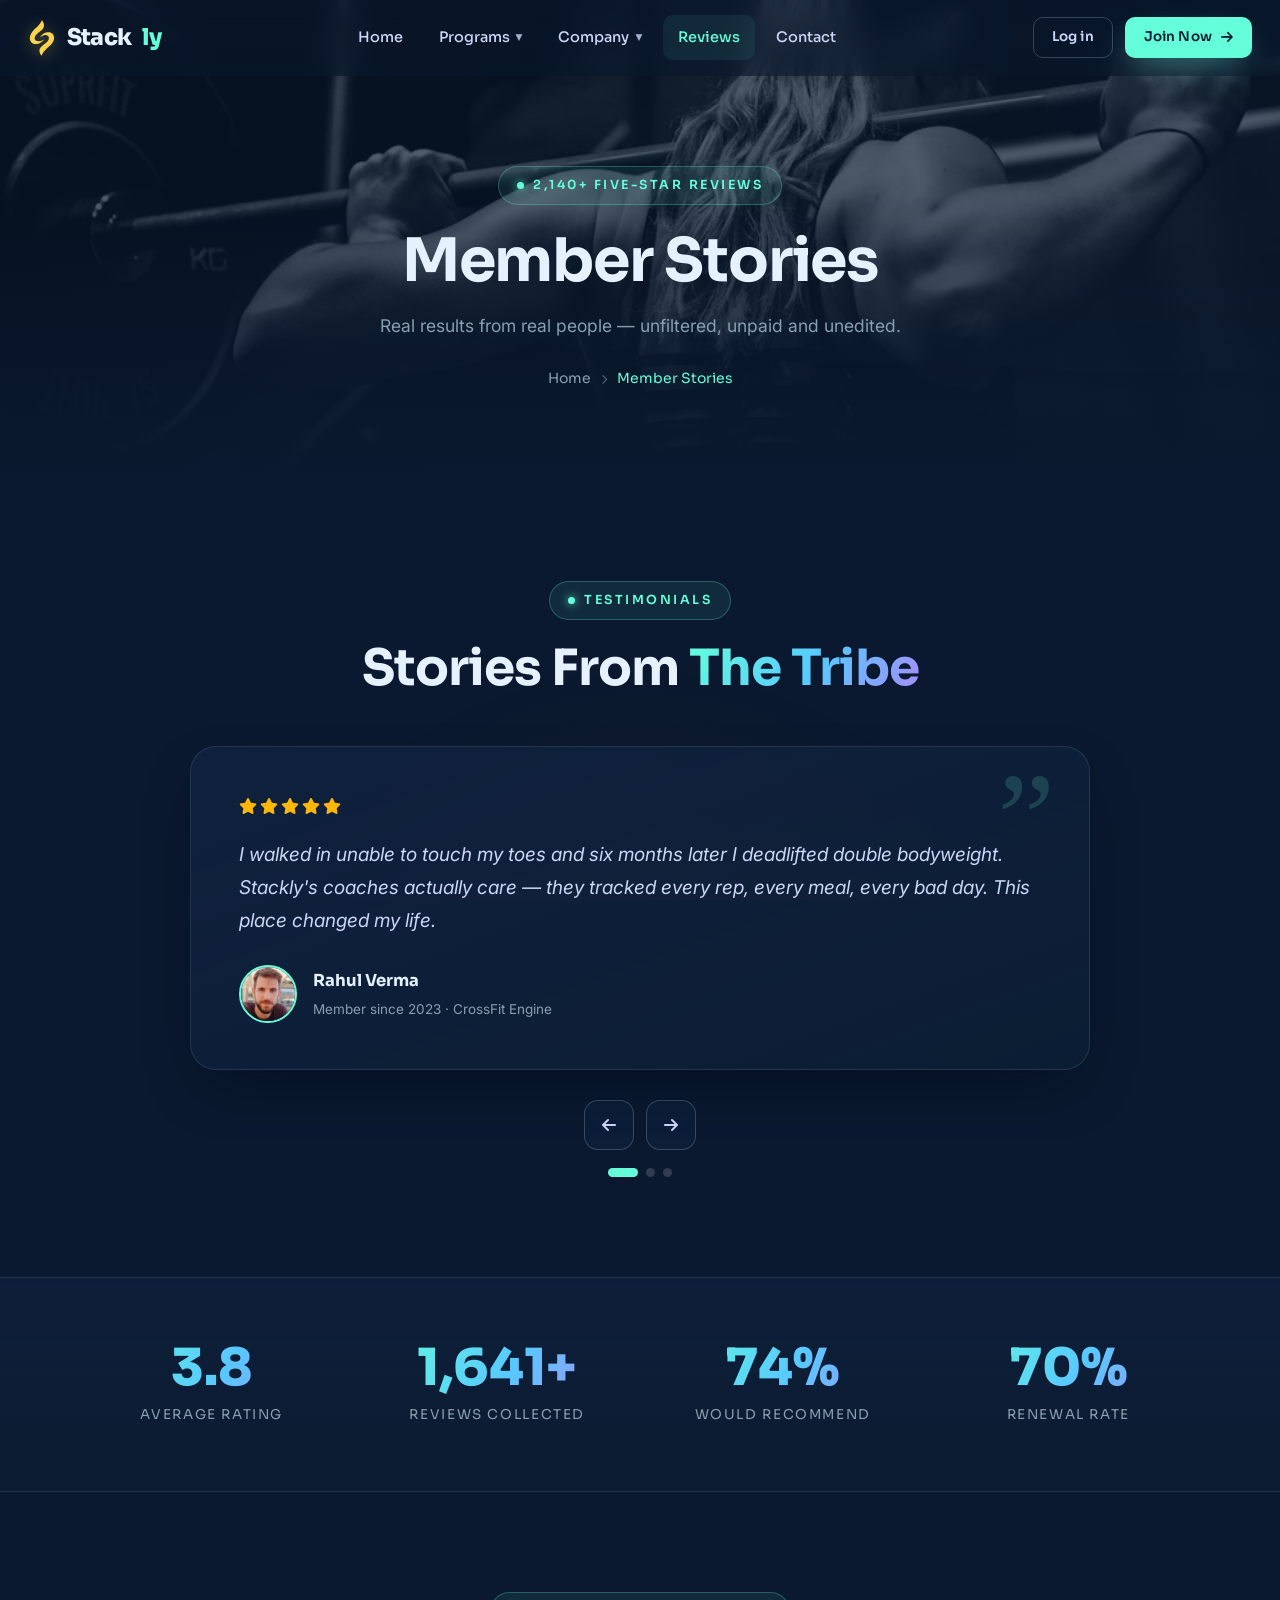
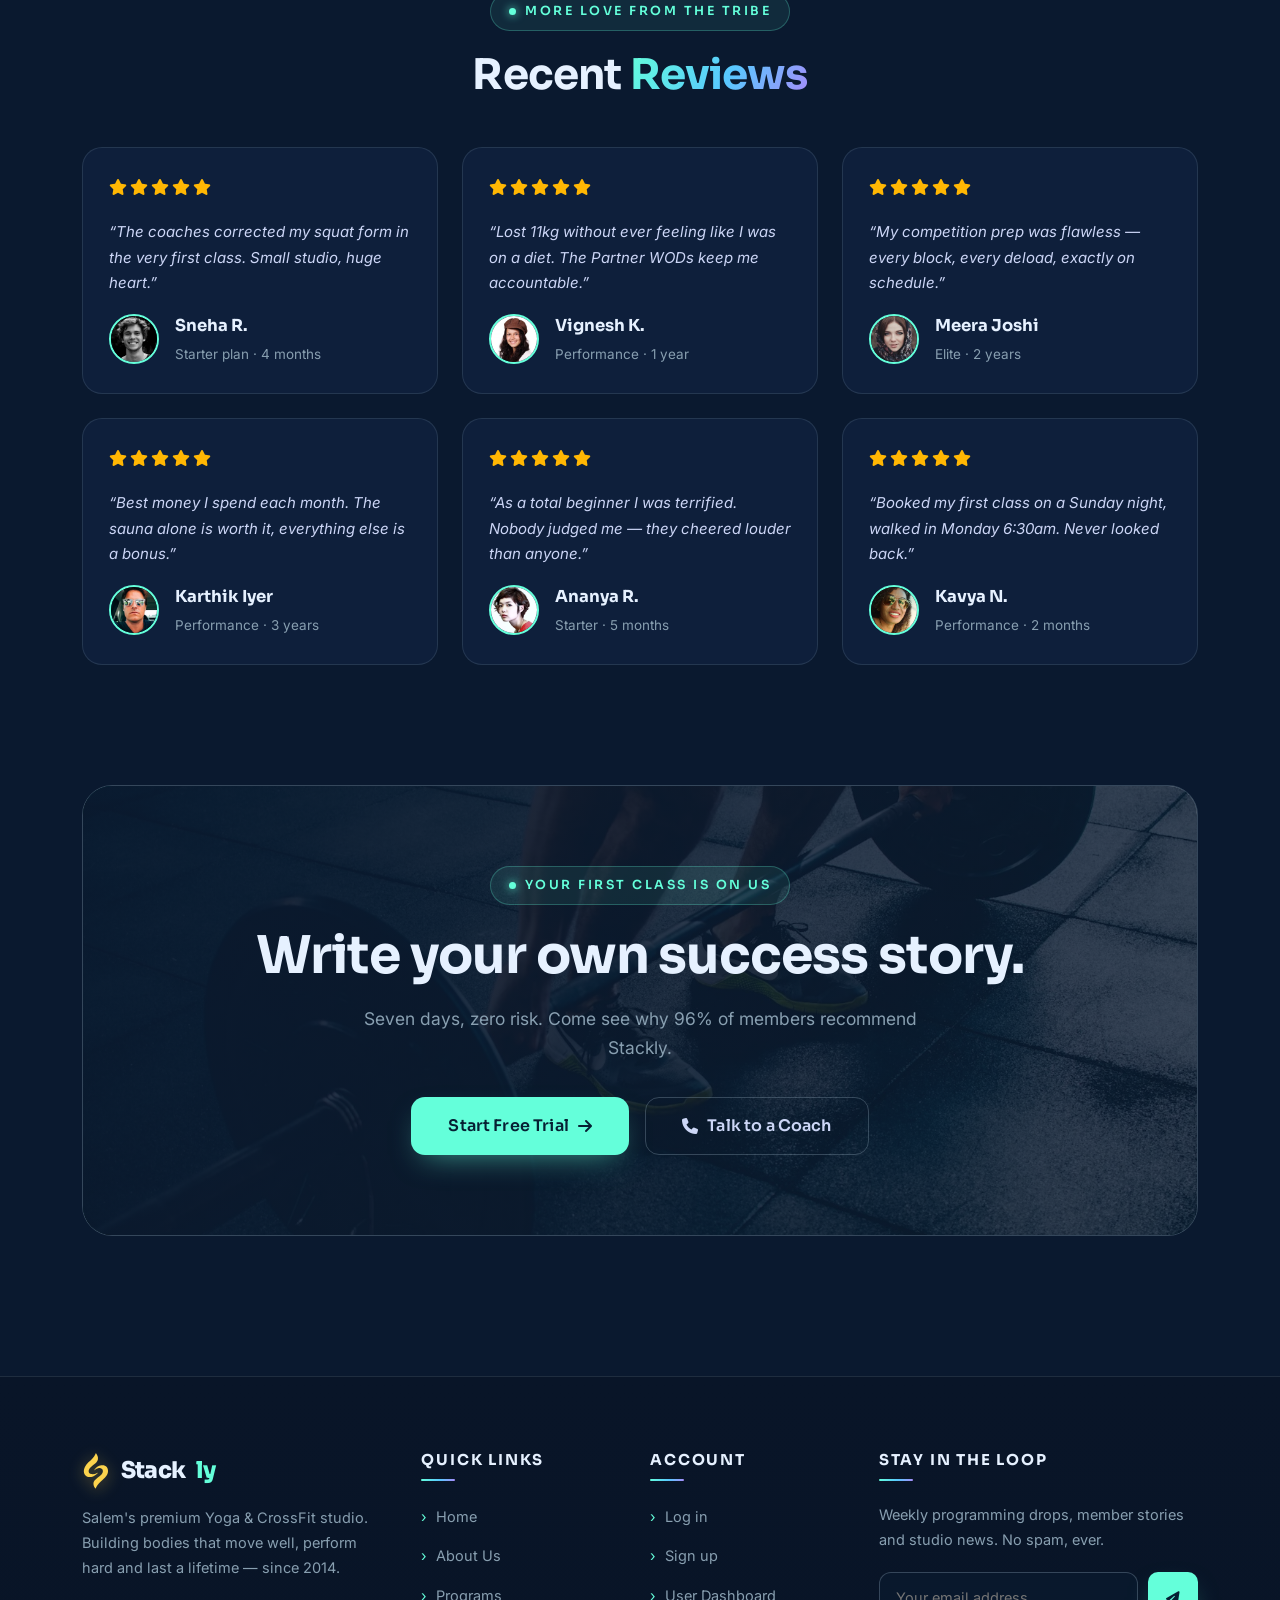
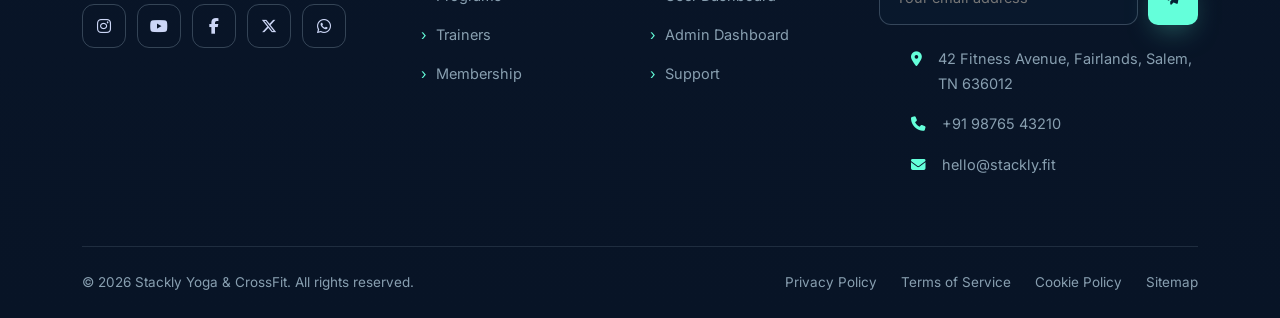
<file: testimonials.html>
<!DOCTYPE html>
<html lang="en">
<head>
<meta charset="UTF-8">
<meta name="viewport" content="width=device-width, initial-scale=1.0">
<title>Member Reviews — Stackly Yoga & CrossFit</title>
<meta name="description" content="2,140+ five-star reviews from Stackly members. Real results from Yoga & CrossFit training in Salem.">
<link rel="preconnect" href="https://fonts.googleapis.com">
<link rel="preconnect" href="https://fonts.gstatic.com" crossorigin>
<link href="https://fonts.googleapis.com/css2?family=Sora:wght@400;500;600;700;800&family=Inter:wght@400;500;600&display=swap" rel="stylesheet">
<link href="https://cdn.jsdelivr.net/npm/bootstrap@5.3.3/dist/css/bootstrap.min.css" rel="stylesheet">
<link href="https://cdnjs.cloudflare.com/ajax/libs/font-awesome/6.5.2/css/all.min.css" rel="stylesheet">
<link href="css/style.css" rel="stylesheet">
<link rel="icon" type="image/svg+xml" href="assets/logo.svg">
</head>
<body>
<!-- Loader -->
<div id="preloader" role="status" aria-live="polite">
  <img class="loader-logo" src="assets/logo.svg" alt="">
  <div class="spinner" aria-hidden="true"></div>
  <div class="loader-text">Loading, please wait...</div>
  <div class="loader-sub">Preparing your session at Stackly</div>
  <div class="loader-bar" aria-hidden="true"><span></span></div>
</div>
<div id="scrollProgress"></div>
<!-- ===== Navbar ===== -->
<nav class="navbar-stack" id="navbar">
  <div class="nav-inner">
    <a href="index.html" class="brand"><span class="brand-mark"><img src="assets/logo.svg" alt=""></span> Stack<b>ly</b></a>
    <ul class="nav-links">
      <li><a href="index.html" class="nav-link-stack">Home</a></li>
      <li class="nav-item-drop">
        <a class="nav-link-stack" role="button" aria-expanded="false">Programs <span class="caret">▼</span></a>
        <div class="dropdown-menu-stack">
          <div class="dd-label">Move with us</div>
          <a href="classes.html#crossfit"><i class="fa-solid fa-person-running"></i> CrossFit Training</a>
          <a href="classes.html#yoga"><i class="fa-solid fa-spa"></i> Yoga &amp; Mobility</a>
          <a href="classes.html#strength"><i class="fa-solid fa-dumbbell"></i> Strength Lab</a>
          <a href="classes.html#hiit"><i class="fa-solid fa-heart-pulse"></i> HIIT Conditioning</a>
        </div>
      </li>
      <li class="nav-item-drop">
        <a class="nav-link-stack" role="button" aria-expanded="false">Company <span class="caret">▼</span></a>
        <div class="dropdown-menu-stack">
          <div class="dd-label">Get to know us</div>
          <a href="about.html"><i class="fa-solid fa-circle-info"></i> About Us</a>
          <a href="trainers.html"><i class="fa-solid fa-users"></i> Our Trainers</a>
          <a href="pricing.html"><i class="fa-solid fa-tags"></i> Membership</a>
          <a href="contact.html"><i class="fa-solid fa-envelope"></i> Contact Us</a>
        </div>
      </li>
      <li><a href="testimonials.html" class="nav-link-stack active">Reviews</a></li>
      <li><a href="contact.html" class="nav-link-stack">Contact</a></li>
    </ul>
    <div class="nav-cta">
      <a href="login.html" class="btn btn-ghost btn-sm">Log in</a>
      <a href="signup.html" class="btn btn-primary-stack btn-sm">Join Now <i class="fa-solid fa-arrow-right"></i></a>
      <button class="hamburger" aria-label="Open menu" aria-expanded="false" aria-controls="mobileMenu">
        <span></span><span></span><span></span>
      </button>
    </div>
  </div>
</nav>
<div class="mobile-menu" id="mobileMenu">
  <a class="m-item" href="index.html"><span>Home</span><span class="num">01</span></a>
  <button class="m-item w-100 text-start" data-msub="msubPrograms" style="background:none;border:0">
    <span>Programs</span><span class="num">02 <i class="caret fa-solid fa-chevron-down ms-2" style="font-size:13px"></i></span>
  </button>
  <div class="m-sub" id="msubPrograms">
    <a href="classes.html#crossfit">CrossFit Training</a>
    <a href="classes.html#yoga">Yoga &amp; Mobility</a>
    <a href="classes.html#strength">Strength Lab</a>
    <a href="classes.html#hiit">HIIT Conditioning</a>
  </div>
  <button class="m-item w-100 text-start" data-msub="msubCompany" style="background:none;border:0">
    <span>Company</span><span class="num">03 <i class="caret fa-solid fa-chevron-down ms-2" style="font-size:13px"></i></span>
  </button>
  <div class="m-sub" id="msubCompany">
    <a href="about.html">About Us</a>
    <a href="trainers.html">Our Trainers</a>
    <a href="pricing.html">Membership</a>
    <a href="contact.html">Contact Us</a>
  </div>
  <a class="m-item" href="testimonials.html"><span>Reviews</span><span class="num">04</span></a>
  <a class="m-item" href="contact.html"><span>Contact</span><span class="num">05</span></a>

  <div class="m-cta">
    <a href="login.html" class="btn btn-ghost btn-lg"><i class="fa-solid fa-right-to-bracket"></i> Log in</a>
    <a href="signup.html" class="btn btn-primary-stack btn-lg">Join Now <i class="fa-solid fa-arrow-right"></i></a>
  </div>
  <div class="m-social">
    <a href="https://www.instagram.com/" target="_blank" rel="noopener" aria-label="Instagram"><i class="fa-brands fa-instagram"></i></a>
    <a href="https://www.youtube.com/" target="_blank" rel="noopener" aria-label="YouTube"><i class="fa-brands fa-youtube"></i></a>
    <a href="https://www.facebook.com/" target="_blank" rel="noopener" aria-label="Facebook"><i class="fa-brands fa-facebook-f"></i></a>
    <a href="https://x.com/" target="_blank" rel="noopener" aria-label="Twitter"><i class="fa-brands fa-x-twitter"></i></a>
  </div>
</div>

<header class="page-hero">
  <div class="bgimg" style="background-image:url('assets/img/hero-visual.webp')"></div>
  <div class="veil"></div>
  <div class="container inner">
    <span class="sec-eyebrow reveal in">2,140+ five-star reviews</span>
    <h1 class="reveal in" style="--d:.1s">Member Stories</h1>
    <p class="reveal in" style="--d:.2s">Real results from real people — unfiltered, unpaid and unedited.</p>
    <ul class="breadcrumb-stack reveal in" style="--d:.3s">
      <li><a href="index.html">Home</a> <i class="fa-solid fa-chevron-right"></i></li>
      <li class="active">Member Stories</li>
    </ul>
  </div>
</header>

<section id="testimonials">
  <div class="container">
    <div class="sec-head-center mb-5">
      <span class="sec-eyebrow reveal">Testimonials</span>
      <h2 class="sec-title reveal" style="--d:.08s">Stories From <span class="accent">The Tribe</span></h2>
    </div>
    <div class="testi-wrap reveal">
      <div class="testi-slide on">
        <div class="testi-card">
          <div class="testi-stars"><i class="fa-solid fa-star"></i><i class="fa-solid fa-star"></i><i class="fa-solid fa-star"></i><i class="fa-solid fa-star"></i><i class="fa-solid fa-star"></i></div>
          <p class="testi-text">I walked in unable to touch my toes and six months later I deadlifted double bodyweight. Stackly's coaches actually care — they tracked every rep, every meal, every bad day. This place changed my life.</p>
          <div class="testi-person">
            <img src="assets/img/avatar-men32.webp" alt="Rahul Verma">
            <div><b>Rahul Verma</b><span>Member since 2023 · CrossFit Engine</span></div>
          </div>
        </div>
      </div>
      <div class="testi-slide">
        <div class="testi-card">
          <div class="testi-stars"><i class="fa-solid fa-star"></i><i class="fa-solid fa-star"></i><i class="fa-solid fa-star"></i><i class="fa-solid fa-star"></i><i class="fa-solid fa-star"></i></div>
          <p class="testi-text">The yoga mornings saved my back and the evening WODs saved my sanity. Having both worlds in one studio means I never skip — there's always something I feel like doing. The community is unreal.</p>
          <div class="testi-person">
            <img src="assets/img/avatar-women44.webp" alt="Priya Sharma">
            <div><b>Priya Sharma</b><span>Member since 2024 · Vinyasa Flow</span></div>
          </div>
        </div>
      </div>
      <div class="testi-slide">
        <div class="testi-card">
          <div class="testi-stars"><i class="fa-solid fa-star"></i><i class="fa-solid fa-star"></i><i class="fa-solid fa-star"></i><i class="fa-solid fa-star"></i><i class="fa-solid fa-star"></i></div>
          <p class="testi-text">I've trained at gyms across three cities. Nothing comes close to Stackly's coaching quality. My VO2 max went up 18%, my sleep is better, and I actually look forward to Mondays now.</p>
          <div class="testi-person">
            <img src="assets/img/avatar-men76.webp" alt="Karthik Iyer">
            <div><b>Karthik Iyer</b><span>Member since 2022 · HIIT Inferno</span></div>
          </div>
        </div>
      </div>
      <div class="testi-nav">
        <button class="tn-btn" id="tPrev" aria-label="Previous testimonial"><i class="fa-solid fa-arrow-left"></i></button>
        <button class="tn-btn" id="tNext" aria-label="Next testimonial"><i class="fa-solid fa-arrow-right"></i></button>
      </div>
      <div class="testi-dots"><span class="tdot on"></span><span class="tdot"></span><span class="tdot"></span></div>
    </div>
  </div>
</section>

<div class="counter-band">
  <div class="container">
    <div class="counter-grid">
      <div class="counter-item reveal"><div class="num"><span data-count="4.9" data-dec="1">0</span></div><div class="lbl">Average Rating</div></div>
      <div class="counter-item reveal" style="--d:.1s"><div class="num"><span data-count="2140" data-suffix="+">0</span></div><div class="lbl">Reviews Collected</div></div>
      <div class="counter-item reveal" style="--d:.2s"><div class="num"><span data-count="96" data-suffix="%">0</span></div><div class="lbl">Would Recommend</div></div>
      <div class="counter-item reveal" style="--d:.3s"><div class="num"><span data-count="91" data-suffix="%">0</span></div><div class="lbl">Renewal Rate</div></div>
    </div>
  </div>
</div>

<section>
  <div class="container">
    <div class="sec-head-center mb-5">
      <span class="sec-eyebrow reveal">More love from the tribe</span>
      <h2 class="sec-title reveal" style="--d:.08s;font-size:clamp(26px,3.6vw,42px)">Recent <span class="accent">Reviews</span></h2>
    </div>
    <div class="row g-4">
      
      <div class="col-md-4">
        <div class="card-stack h-100 reveal" style="--d:0s">
          <div class="testi-stars"><i class="fa-solid fa-star"></i><i class="fa-solid fa-star"></i><i class="fa-solid fa-star"></i><i class="fa-solid fa-star"></i><i class="fa-solid fa-star"></i></div>
          <p style="font-size:15px;color:var(--text);font-style:italic">“The coaches corrected my squat form in the very first class. Small studio, huge heart.”</p>
          <div class="testi-person mt-auto">
            <img src="assets/img/avatar-12.webp" alt="Sneha R." style="width:50px;height:50px">
            <div><b>Sneha R.</b><span>Starter plan · 4 months</span></div>
          </div>
        </div>
      </div>
      
      <div class="col-md-4">
        <div class="card-stack h-100 reveal" style="--d:0.08s">
          <div class="testi-stars"><i class="fa-solid fa-star"></i><i class="fa-solid fa-star"></i><i class="fa-solid fa-star"></i><i class="fa-solid fa-star"></i><i class="fa-solid fa-star"></i></div>
          <p style="font-size:15px;color:var(--text);font-style:italic">“Lost 11kg without ever feeling like I was on a diet. The Partner WODs keep me accountable.”</p>
          <div class="testi-person mt-auto">
            <img src="assets/img/avatar-44.webp" alt="Vignesh K." style="width:50px;height:50px">
            <div><b>Vignesh K.</b><span>Performance · 1 year</span></div>
          </div>
        </div>
      </div>
      
      <div class="col-md-4">
        <div class="card-stack h-100 reveal" style="--d:0.16s">
          <div class="testi-stars"><i class="fa-solid fa-star"></i><i class="fa-solid fa-star"></i><i class="fa-solid fa-star"></i><i class="fa-solid fa-star"></i><i class="fa-solid fa-star"></i></div>
          <p style="font-size:15px;color:var(--text);font-style:italic">“My competition prep was flawless — every block, every deload, exactly on schedule.”</p>
          <div class="testi-person mt-auto">
            <img src="assets/img/avatar-47.webp" alt="Meera Joshi" style="width:50px;height:50px">
            <div><b>Meera Joshi</b><span>Elite · 2 years</span></div>
          </div>
        </div>
      </div>
      
      <div class="col-md-4">
        <div class="card-stack h-100 reveal" style="--d:0s">
          <div class="testi-stars"><i class="fa-solid fa-star"></i><i class="fa-solid fa-star"></i><i class="fa-solid fa-star"></i><i class="fa-solid fa-star"></i><i class="fa-solid fa-star"></i></div>
          <p style="font-size:15px;color:var(--text);font-style:italic">“Best money I spend each month. The sauna alone is worth it, everything else is a bonus.”</p>
          <div class="testi-person mt-auto">
            <img src="assets/img/avatar-52.webp" alt="Karthik Iyer" style="width:50px;height:50px">
            <div><b>Karthik Iyer</b><span>Performance · 3 years</span></div>
          </div>
        </div>
      </div>
      
      <div class="col-md-4">
        <div class="card-stack h-100 reveal" style="--d:0.08s">
          <div class="testi-stars"><i class="fa-solid fa-star"></i><i class="fa-solid fa-star"></i><i class="fa-solid fa-star"></i><i class="fa-solid fa-star"></i><i class="fa-solid fa-star"></i></div>
          <p style="font-size:15px;color:var(--text);font-style:italic">“As a total beginner I was terrified. Nobody judged me — they cheered louder than anyone.”</p>
          <div class="testi-person mt-auto">
            <img src="assets/img/avatar-25.webp" alt="Ananya R." style="width:50px;height:50px">
            <div><b>Ananya R.</b><span>Starter · 5 months</span></div>
          </div>
        </div>
      </div>
      
      <div class="col-md-4">
        <div class="card-stack h-100 reveal" style="--d:0.16s">
          <div class="testi-stars"><i class="fa-solid fa-star"></i><i class="fa-solid fa-star"></i><i class="fa-solid fa-star"></i><i class="fa-solid fa-star"></i><i class="fa-solid fa-star"></i></div>
          <p style="font-size:15px;color:var(--text);font-style:italic">“Booked my first class on a Sunday night, walked in Monday 6:30am. Never looked back.”</p>
          <div class="testi-person mt-auto">
            <img src="assets/img/avatar-49.webp" alt="Kavya N." style="width:50px;height:50px">
            <div><b>Kavya N.</b><span>Performance · 2 months</span></div>
          </div>
        </div>
      </div>
    </div>
  </div>
</section>


<section style="padding-top:20px">
  <div class="container">
    <div class="cta-banner reveal-zoom">
      <div class="bgimg"></div><div class="veil"></div>
      <div class="inner">
        <span class="sec-eyebrow">Your first class is on us</span>
        <h2>Write your own success story.</h2>
        <p>Seven days, zero risk. Come see why 96% of members recommend Stackly.</p>
        <div class="cta-actions">
          <a href="signup.html" class="btn btn-primary-stack btn-lg btn-magnetic">Start Free Trial <i class="fa-solid fa-arrow-right"></i></a>
          <a href="contact.html" class="btn btn-ghost btn-lg btn-magnetic"><i class="fa-solid fa-phone"></i> Talk to a Coach</a>
        </div>
      </div>
    </div>
  </div>
</section>

<footer class="footer">
  <div class="container">
    <div class="footer-grid">
      <div>
        <a href="index.html" class="brand mb-3 d-inline-flex"><span class="brand-mark"><img src="assets/logo.svg" alt=""></span> Stack<b>ly</b></a>
        <p>Salem's premium Yoga &amp; CrossFit studio. Building bodies that move well, perform hard and last a lifetime — since 2014.</p>
        <div class="f-social">
          <a href="https://www.instagram.com/" target="_blank" rel="noopener" aria-label="Instagram"><i class="fa-brands fa-instagram"></i></a>
          <a href="https://www.youtube.com/" target="_blank" rel="noopener" aria-label="YouTube"><i class="fa-brands fa-youtube"></i></a>
          <a href="https://www.facebook.com/" target="_blank" rel="noopener" aria-label="Facebook"><i class="fa-brands fa-facebook-f"></i></a>
          <a href="https://x.com/" target="_blank" rel="noopener" aria-label="X"><i class="fa-brands fa-x-twitter"></i></a>
          <a href="https://wa.me/919876543210" target="_blank" rel="noopener" aria-label="WhatsApp"><i class="fa-brands fa-whatsapp"></i></a>
        </div>
      </div>
      <div>
        <h3>Quick Links</h3>
        <ul class="f-links">
          <li><a href="index.html">Home</a></li>
          <li><a href="about.html">About Us</a></li>
          <li><a href="classes.html">Programs</a></li>
          <li><a href="trainers.html">Trainers</a></li>
          <li><a href="pricing.html">Membership</a></li>
        </ul>
      </div>
      <div>
        <h3>Account</h3>
        <ul class="f-links">
          <li><a href="login.html">Log in</a></li>
          <li><a href="signup.html">Sign up</a></li>
          <li><a href="dashboard.html">User Dashboard</a></li>
          <li><a href="admin.html">Admin Dashboard</a></li>
          <li><a href="contact.html">Support</a></li>
        </ul>
      </div>
      <div>
        <h3>Stay In The Loop</h3>
        <p>Weekly programming drops, member stories and studio news. No spam, ever.</p>
        <form class="newsletter" data-demo>
          <input type="email" placeholder="Your email address" required aria-label="Email address">
          <button type="submit" class="btn btn-primary-stack btn-sm" aria-label="Subscribe"><i class="fa-solid fa-paper-plane"></i></button>
        </form>
        <ul class="f-contact" style="margin-top:22px">
          <li><i class="fa-solid fa-location-dot"></i><span>42 Fitness Avenue, Fairlands, Salem, TN 636012</span></li>
          <li><i class="fa-solid fa-phone"></i><a href="tel:+919876543210">+91 98765 43210</a></li>
          <li><i class="fa-solid fa-envelope"></i><a href="mailto:hello@stackly.fit">hello@stackly.fit</a></li>
        </ul>
      </div>
    </div>
    <div class="f-bottom">
      <span>© <span class="year">2026</span> Stackly Yoga &amp; CrossFit. All rights reserved.</span>
      <div class="f-legal"><a href="#">Privacy Policy</a><a href="#">Terms of Service</a><a href="#">Cookie Policy</a><a href="404.html">Sitemap</a></div>
    </div>
  </div>
</footer>

<button id="backTop" aria-label="Back to top"><i class="fa-solid fa-arrow-up"></i></button>

<script src="https://cdn.jsdelivr.net/npm/bootstrap@5.3.3/dist/js/bootstrap.bundle.min.js"></script>
<script src="js/main.js"></script>
<script>document.querySelectorAll('.year').forEach(e=>e.textContent=new Date().getFullYear());</script>
</body>
</html>
</file>
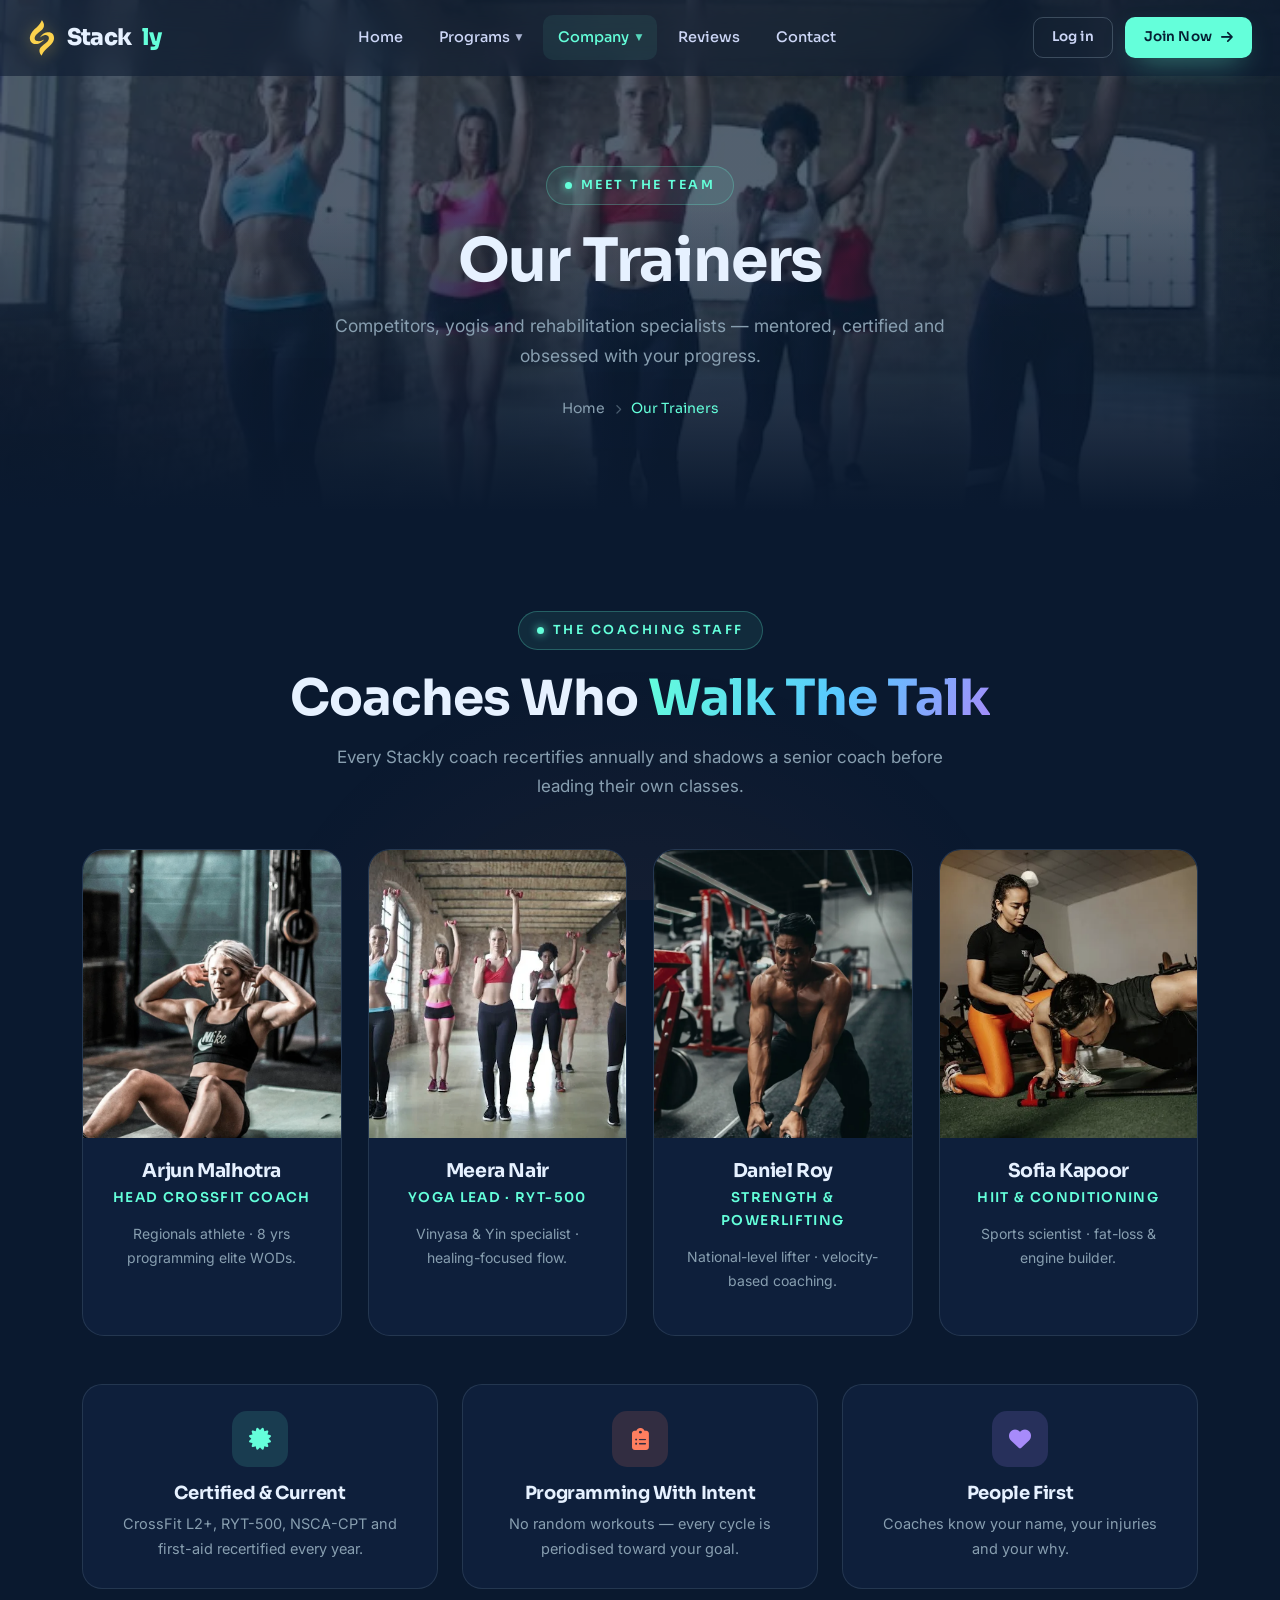
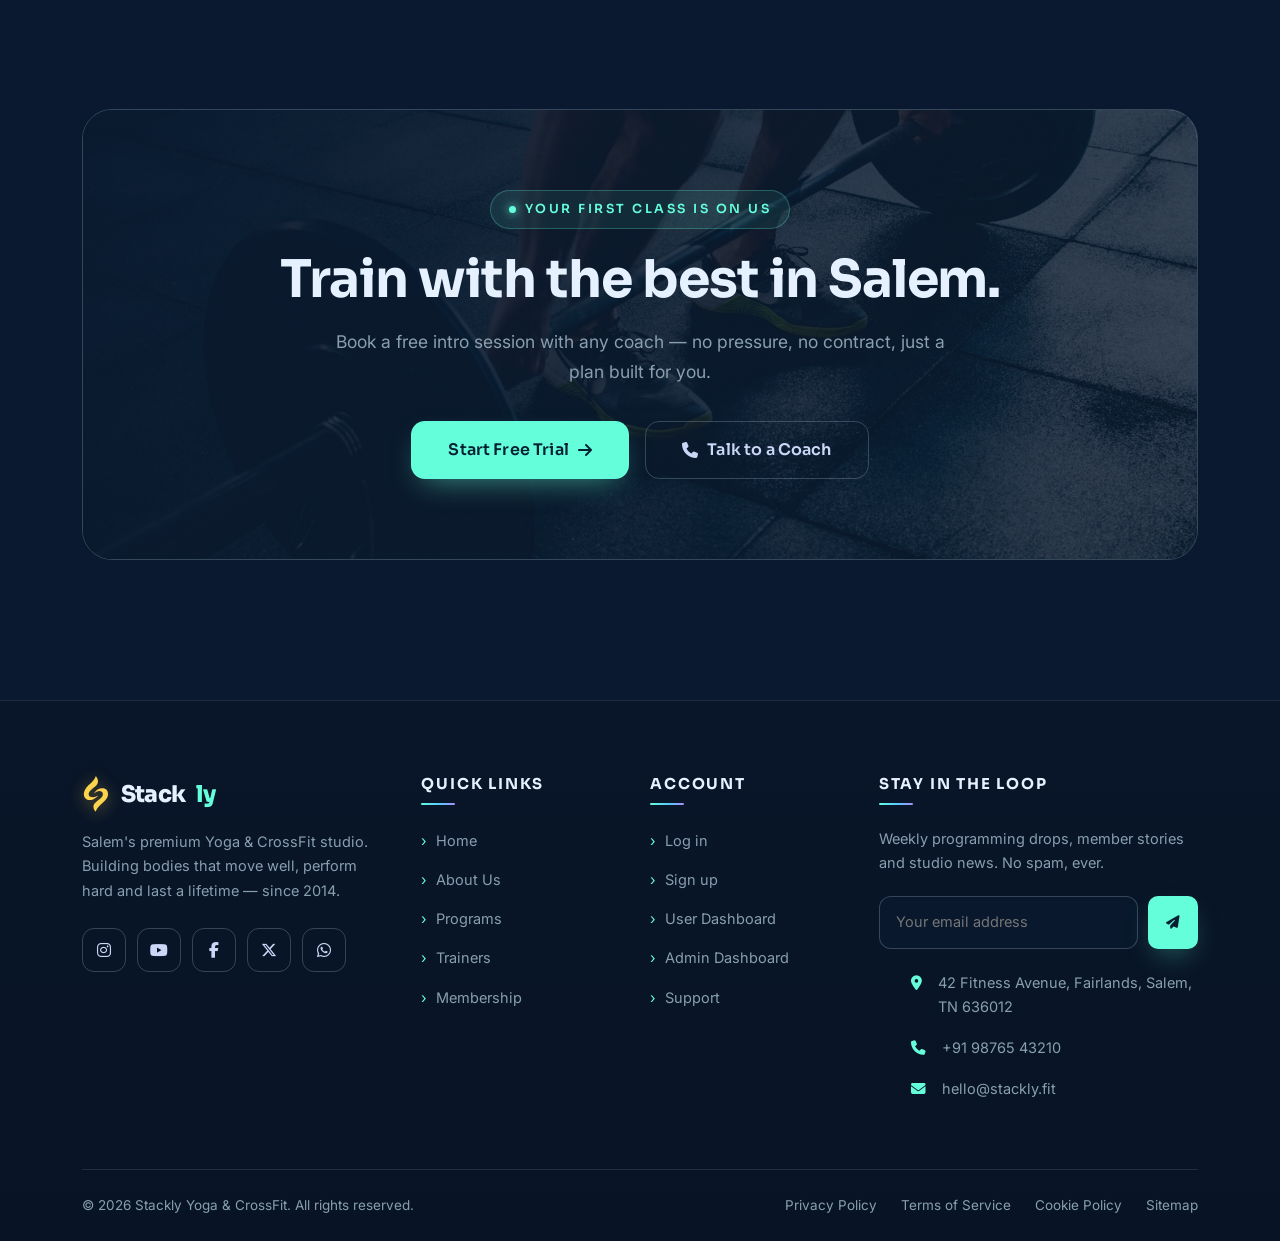
<file: trainers.html>
<!DOCTYPE html>
<html lang="en">
<head>
<meta charset="UTF-8">
<meta name="viewport" content="width=device-width, initial-scale=1.0">
<title>Our Trainers — Stackly Yoga & CrossFit</title>
<meta name="description" content="Meet the certified coaches behind every Stackly class: CrossFit, yoga, strength and conditioning specialists.">
<link rel="preconnect" href="https://fonts.googleapis.com">
<link rel="preconnect" href="https://fonts.gstatic.com" crossorigin>
<link href="https://fonts.googleapis.com/css2?family=Sora:wght@400;500;600;700;800&family=Inter:wght@400;500;600&display=swap" rel="stylesheet">
<link href="https://cdn.jsdelivr.net/npm/bootstrap@5.3.3/dist/css/bootstrap.min.css" rel="stylesheet">
<link href="https://cdnjs.cloudflare.com/ajax/libs/font-awesome/6.5.2/css/all.min.css" rel="stylesheet">
<link href="css/style.css" rel="stylesheet">
<link rel="icon" type="image/svg+xml" href="assets/logo.svg">
</head>
<body>
<!-- Loader -->
<div id="preloader" role="status" aria-live="polite">
  <img class="loader-logo" src="assets/logo.svg" alt="">
  <div class="spinner" aria-hidden="true"></div>
  <div class="loader-text">Loading, please wait...</div>
  <div class="loader-sub">Preparing your session at Stackly</div>
  <div class="loader-bar" aria-hidden="true"><span></span></div>
</div>
<div id="scrollProgress"></div>
<!-- ===== Navbar ===== -->
<nav class="navbar-stack" id="navbar">
  <div class="nav-inner">
    <a href="index.html" class="brand"><span class="brand-mark"><img src="assets/logo.svg" alt=""></span> Stack<b>ly</b></a>
    <ul class="nav-links">
      <li><a href="index.html" class="nav-link-stack">Home</a></li>
      <li class="nav-item-drop">
        <a class="nav-link-stack" role="button" aria-expanded="false">Programs <span class="caret">▼</span></a>
        <div class="dropdown-menu-stack">
          <div class="dd-label">Move with us</div>
          <a href="classes.html#crossfit"><i class="fa-solid fa-person-running"></i> CrossFit Training</a>
          <a href="classes.html#yoga"><i class="fa-solid fa-spa"></i> Yoga &amp; Mobility</a>
          <a href="classes.html#strength"><i class="fa-solid fa-dumbbell"></i> Strength Lab</a>
          <a href="classes.html#hiit"><i class="fa-solid fa-heart-pulse"></i> HIIT Conditioning</a>
        </div>
      </li>
      <li class="nav-item-drop">
        <a class="nav-link-stack" role="button" aria-expanded="false">Company <span class="caret">▼</span></a>
        <div class="dropdown-menu-stack">
          <div class="dd-label">Get to know us</div>
          <a href="about.html"><i class="fa-solid fa-circle-info"></i> About Us</a>
          <a href="trainers.html"><i class="fa-solid fa-users"></i> Our Trainers</a>
          <a href="pricing.html"><i class="fa-solid fa-tags"></i> Membership</a>
          <a href="contact.html"><i class="fa-solid fa-envelope"></i> Contact Us</a>
        </div>
      </li>
      <li><a href="testimonials.html" class="nav-link-stack">Reviews</a></li>
      <li><a href="contact.html" class="nav-link-stack">Contact</a></li>
    </ul>
    <div class="nav-cta">
      <a href="login.html" class="btn btn-ghost btn-sm">Log in</a>
      <a href="signup.html" class="btn btn-primary-stack btn-sm">Join Now <i class="fa-solid fa-arrow-right"></i></a>
      <button class="hamburger" aria-label="Open menu" aria-expanded="false" aria-controls="mobileMenu">
        <span></span><span></span><span></span>
      </button>
    </div>
  </div>
</nav>
<div class="mobile-menu" id="mobileMenu">
  <a class="m-item" href="index.html"><span>Home</span><span class="num">01</span></a>
  <button class="m-item w-100 text-start" data-msub="msubPrograms" style="background:none;border:0">
    <span>Programs</span><span class="num">02 <i class="caret fa-solid fa-chevron-down ms-2" style="font-size:13px"></i></span>
  </button>
  <div class="m-sub" id="msubPrograms">
    <a href="classes.html#crossfit">CrossFit Training</a>
    <a href="classes.html#yoga">Yoga &amp; Mobility</a>
    <a href="classes.html#strength">Strength Lab</a>
    <a href="classes.html#hiit">HIIT Conditioning</a>
  </div>
  <button class="m-item w-100 text-start" data-msub="msubCompany" style="background:none;border:0">
    <span>Company</span><span class="num">03 <i class="caret fa-solid fa-chevron-down ms-2" style="font-size:13px"></i></span>
  </button>
  <div class="m-sub" id="msubCompany">
    <a href="about.html">About Us</a>
    <a href="trainers.html">Our Trainers</a>
    <a href="pricing.html">Membership</a>
    <a href="contact.html">Contact Us</a>
  </div>
  <a class="m-item" href="testimonials.html"><span>Reviews</span><span class="num">04</span></a>
  <a class="m-item" href="contact.html"><span>Contact</span><span class="num">05</span></a>

  <div class="m-cta">
    <a href="login.html" class="btn btn-ghost btn-lg"><i class="fa-solid fa-right-to-bracket"></i> Log in</a>
    <a href="signup.html" class="btn btn-primary-stack btn-lg">Join Now <i class="fa-solid fa-arrow-right"></i></a>
  </div>
  <div class="m-social">
    <a href="https://www.instagram.com/" target="_blank" rel="noopener" aria-label="Instagram"><i class="fa-brands fa-instagram"></i></a>
    <a href="https://www.youtube.com/" target="_blank" rel="noopener" aria-label="YouTube"><i class="fa-brands fa-youtube"></i></a>
    <a href="https://www.facebook.com/" target="_blank" rel="noopener" aria-label="Facebook"><i class="fa-brands fa-facebook-f"></i></a>
    <a href="https://x.com/" target="_blank" rel="noopener" aria-label="Twitter"><i class="fa-brands fa-x-twitter"></i></a>
  </div>
</div>

<header class="page-hero">
  <div class="bgimg" style="background-image:url('assets/img/trainer-meera.webp')"></div>
  <div class="veil"></div>
  <div class="container inner">
    <span class="sec-eyebrow reveal in">Meet the team</span>
    <h1 class="reveal in" style="--d:.1s">Our Trainers</h1>
    <p class="reveal in" style="--d:.2s">Competitors, yogis and rehabilitation specialists — mentored, certified and obsessed with your progress.</p>
    <ul class="breadcrumb-stack reveal in" style="--d:.3s">
      <li><a href="index.html">Home</a> <i class="fa-solid fa-chevron-right"></i></li>
      <li class="active">Our Trainers</li>
    </ul>
  </div>
</header>

<section id="trainers">
  <div class="container">
    <div class="sec-head-center mb-5">
      <span class="sec-eyebrow reveal">The coaching staff</span>
      <h2 class="sec-title reveal" style="--d:.08s">Coaches Who <span class="accent">Walk The Talk</span></h2>
      <p class="sec-sub reveal" style="--d:.16s">Every Stackly coach recertifies annually and shadows a senior coach before leading their own classes.</p>
    </div>
    <div class="trainer-grid">
      
      <div class="trainer-card reveal" style="--d:0s">
        <div class="trainer-photo">
          <img src="assets/img/trainer-arjun.webp" alt="Arjun Malhotra">
          <div class="trainer-social">
            <a href="https://www.instagram.com/" target="_blank" rel="noopener" aria-label="Instagram"><i class="fa-brands fa-instagram"></i></a>
            <a href="https://x.com/" target="_blank" rel="noopener" aria-label="Twitter"><i class="fa-brands fa-x-twitter"></i></a>
            <a href="https://www.linkedin.com/" target="_blank" rel="noopener" aria-label="LinkedIn"><i class="fa-brands fa-linkedin-in"></i></a>
          </div>
        </div>
        <div class="trainer-info"><h3>Arjun Malhotra</h3><div class="role">Head CrossFit Coach</div><p class="bio">Regionals athlete · 8 yrs programming elite WODs.</p></div>
      </div>
      
      <div class="trainer-card reveal" style="--d:0.1s">
        <div class="trainer-photo">
          <img src="assets/img/trainer-meera.webp" alt="Meera Nair">
          <div class="trainer-social">
            <a href="https://www.instagram.com/" target="_blank" rel="noopener" aria-label="Instagram"><i class="fa-brands fa-instagram"></i></a>
            <a href="https://x.com/" target="_blank" rel="noopener" aria-label="Twitter"><i class="fa-brands fa-x-twitter"></i></a>
            <a href="https://www.linkedin.com/" target="_blank" rel="noopener" aria-label="LinkedIn"><i class="fa-brands fa-linkedin-in"></i></a>
          </div>
        </div>
        <div class="trainer-info"><h3>Meera Nair</h3><div class="role">Yoga Lead · RYT-500</div><p class="bio">Vinyasa &amp; Yin specialist · healing-focused flow.</p></div>
      </div>
      
      <div class="trainer-card reveal" style="--d:0.2s">
        <div class="trainer-photo">
          <img src="assets/img/trainer-daniel.webp" alt="Daniel Roy">
          <div class="trainer-social">
            <a href="https://www.instagram.com/" target="_blank" rel="noopener" aria-label="Instagram"><i class="fa-brands fa-instagram"></i></a>
            <a href="https://x.com/" target="_blank" rel="noopener" aria-label="Twitter"><i class="fa-brands fa-x-twitter"></i></a>
            <a href="https://www.linkedin.com/" target="_blank" rel="noopener" aria-label="LinkedIn"><i class="fa-brands fa-linkedin-in"></i></a>
          </div>
        </div>
        <div class="trainer-info"><h3>Daniel Roy</h3><div class="role">Strength &amp; Powerlifting</div><p class="bio">National-level lifter · velocity-based coaching.</p></div>
      </div>
      
      <div class="trainer-card reveal" style="--d:0.3s">
        <div class="trainer-photo">
          <img src="assets/img/trainer-sofia.webp" alt="Sofia Kapoor">
          <div class="trainer-social">
            <a href="https://www.instagram.com/" target="_blank" rel="noopener" aria-label="Instagram"><i class="fa-brands fa-instagram"></i></a>
            <a href="https://x.com/" target="_blank" rel="noopener" aria-label="Twitter"><i class="fa-brands fa-x-twitter"></i></a>
            <a href="https://www.linkedin.com/" target="_blank" rel="noopener" aria-label="LinkedIn"><i class="fa-brands fa-linkedin-in"></i></a>
          </div>
        </div>
        <div class="trainer-info"><h3>Sofia Kapoor</h3><div class="role">HIIT &amp; Conditioning</div><p class="bio">Sports scientist · fat-loss &amp; engine builder.</p></div>
      </div>
    </div>

    <div class="row g-4 mt-4">
      <div class="col-md-4">
        <div class="card-stack text-center reveal">
          <div class="stat-ic mx-auto mb-3" style="width:56px;height:56px;font-size:22px"><i class="fa-solid fa-certificate"></i></div>
          <h3 style="font-size:18px">Certified &amp; Current</h3>
          <p style="font-size:14.5px;color:var(--muted);margin:0">CrossFit L2+, RYT-500, NSCA-CPT and first-aid recertified every year.</p>
        </div>
      </div>
      <div class="col-md-4">
        <div class="card-stack text-center reveal" style="--d:.1s">
          <div class="stat-ic warm mx-auto mb-3" style="width:56px;height:56px;font-size:22px"><i class="fa-solid fa-clipboard-list"></i></div>
          <h3 style="font-size:18px">Programming With Intent</h3>
          <p style="font-size:14.5px;color:var(--muted);margin:0">No random workouts — every cycle is periodised toward your goal.</p>
        </div>
      </div>
      <div class="col-md-4">
        <div class="card-stack text-center reveal" style="--d:.2s">
          <div class="stat-ic purple mx-auto mb-3" style="width:56px;height:56px;font-size:22px"><i class="fa-solid fa-heart"></i></div>
          <h3 style="font-size:18px">People First</h3>
          <p style="font-size:14.5px;color:var(--muted);margin:0">Coaches know your name, your injuries and your why.</p>
        </div>
      </div>
    </div>
  </div>
</section>


<section style="padding-top:20px">
  <div class="container">
    <div class="cta-banner reveal-zoom">
      <div class="bgimg"></div><div class="veil"></div>
      <div class="inner">
        <span class="sec-eyebrow">Your first class is on us</span>
        <h2>Train with the best in Salem.</h2>
        <p>Book a free intro session with any coach — no pressure, no contract, just a plan built for you.</p>
        <div class="cta-actions">
          <a href="signup.html" class="btn btn-primary-stack btn-lg btn-magnetic">Start Free Trial <i class="fa-solid fa-arrow-right"></i></a>
          <a href="contact.html" class="btn btn-ghost btn-lg btn-magnetic"><i class="fa-solid fa-phone"></i> Talk to a Coach</a>
        </div>
      </div>
    </div>
  </div>
</section>

<footer class="footer">
  <div class="container">
    <div class="footer-grid">
      <div>
        <a href="index.html" class="brand mb-3 d-inline-flex"><span class="brand-mark"><img src="assets/logo.svg" alt=""></span> Stack<b>ly</b></a>
        <p>Salem's premium Yoga &amp; CrossFit studio. Building bodies that move well, perform hard and last a lifetime — since 2014.</p>
        <div class="f-social">
          <a href="https://www.instagram.com/" target="_blank" rel="noopener" aria-label="Instagram"><i class="fa-brands fa-instagram"></i></a>
          <a href="https://www.youtube.com/" target="_blank" rel="noopener" aria-label="YouTube"><i class="fa-brands fa-youtube"></i></a>
          <a href="https://www.facebook.com/" target="_blank" rel="noopener" aria-label="Facebook"><i class="fa-brands fa-facebook-f"></i></a>
          <a href="https://x.com/" target="_blank" rel="noopener" aria-label="X"><i class="fa-brands fa-x-twitter"></i></a>
          <a href="https://wa.me/919876543210" target="_blank" rel="noopener" aria-label="WhatsApp"><i class="fa-brands fa-whatsapp"></i></a>
        </div>
      </div>
      <div>
        <h3>Quick Links</h3>
        <ul class="f-links">
          <li><a href="index.html">Home</a></li>
          <li><a href="about.html">About Us</a></li>
          <li><a href="classes.html">Programs</a></li>
          <li><a href="trainers.html">Trainers</a></li>
          <li><a href="pricing.html">Membership</a></li>
        </ul>
      </div>
      <div>
        <h3>Account</h3>
        <ul class="f-links">
          <li><a href="login.html">Log in</a></li>
          <li><a href="signup.html">Sign up</a></li>
          <li><a href="dashboard.html">User Dashboard</a></li>
          <li><a href="admin.html">Admin Dashboard</a></li>
          <li><a href="contact.html">Support</a></li>
        </ul>
      </div>
      <div>
        <h3>Stay In The Loop</h3>
        <p>Weekly programming drops, member stories and studio news. No spam, ever.</p>
        <form class="newsletter" data-demo>
          <input type="email" placeholder="Your email address" required aria-label="Email address">
          <button type="submit" class="btn btn-primary-stack btn-sm" aria-label="Subscribe"><i class="fa-solid fa-paper-plane"></i></button>
        </form>
        <ul class="f-contact" style="margin-top:22px">
          <li><i class="fa-solid fa-location-dot"></i><span>42 Fitness Avenue, Fairlands, Salem, TN 636012</span></li>
          <li><i class="fa-solid fa-phone"></i><a href="tel:+919876543210">+91 98765 43210</a></li>
          <li><i class="fa-solid fa-envelope"></i><a href="mailto:hello@stackly.fit">hello@stackly.fit</a></li>
        </ul>
      </div>
    </div>
    <div class="f-bottom">
      <span>© <span class="year">2026</span> Stackly Yoga &amp; CrossFit. All rights reserved.</span>
      <div class="f-legal"><a href="#">Privacy Policy</a><a href="#">Terms of Service</a><a href="#">Cookie Policy</a><a href="404.html">Sitemap</a></div>
    </div>
  </div>
</footer>

<button id="backTop" aria-label="Back to top"><i class="fa-solid fa-arrow-up"></i></button>

<script src="https://cdn.jsdelivr.net/npm/bootstrap@5.3.3/dist/js/bootstrap.bundle.min.js"></script>
<script src="js/main.js"></script>
<script>document.querySelectorAll('.year').forEach(e=>e.textContent=new Date().getFullYear());</script>
</body>
</html>
</file>
<file: css/style.css>
/* ============================================================
   STACKLY — Yoga & CrossFit | Premium Theme
   Framework: Bootstrap 5 + Custom Design System
   ============================================================ */

/* ---------- 1. Design Tokens ---------- */
:root{
  --bg:#0a192f;
  --bg-2:#0d2137;
  --bg-3:#112240;
  --surface:rgba(17,34,64,.75);
  --accent:#64ffda;
  --accent-2:#ff7e5f;
  --accent-3:#ffb703;
  --text:#ccd6f6;
  --heading:#e6f1ff;
  --muted:#889fb0;
  --line:rgba(136,159,176,.18);
  --line-strong:rgba(136,159,176,.35);
  --ring:#323c50;
  --success:#4ade80;
  --danger:#ff6b6b;
  --warning:#ffd166;
  --grad:linear-gradient(120deg,#64ffda 0%,#58c8ff 55%,#a78bfa 100%);
  --grad-warm:linear-gradient(120deg,#ff7e5f 0%,#ffb703 100%);
  --shadow:0 24px 60px -24px rgba(2,12,27,.85);
  --shadow-soft:0 16px 40px -20px rgba(2,12,27,.7);
  --radius:18px;
  --radius-sm:12px;
  --nav-h:76px;
  --font-h:'Sora',system-ui,sans-serif;
  --font-b:'Inter',system-ui,sans-serif;
  --ease:cubic-bezier(.16,1,.3,1);
}

/* ---------- 2. Base ---------- */
*{-webkit-tap-highlight-color:transparent}
html{scroll-behavior:smooth;scroll-padding-top:var(--nav-h)}
body{
  background:var(--bg);
  color:var(--text);
  font-family:var(--font-b);
  font-size:16px;
  line-height:1.7;
  overflow-x:hidden;
  -webkit-font-smoothing:antialiased;
}
body::before{
  content:"";position:fixed;inset:0;pointer-events:none;z-index:0;
  background:
    radial-gradient(900px 500px at 8% -10%,rgba(100,255,218,.10),transparent 60%),
    radial-gradient(800px 500px at 100% 0%,rgba(167,139,250,.10),transparent 55%),
    radial-gradient(700px 700px at 50% 120%,rgba(255,126,95,.07),transparent 60%);
}
body>*{position:relative;z-index:1}
body.menu-open,body.no-scroll{overflow:hidden}
h1,h2,h3,h4,h5,h6{font-family:var(--font-h);color:var(--heading);font-weight:700;letter-spacing:-.02em}
a{text-decoration:none;color:var(--accent);transition:color .3s var(--ease)}
a:hover{color:#8fffE6}
img{max-width:100%}
::selection{background:var(--accent);color:var(--bg)}
/* scrollbar */
::-webkit-scrollbar{width:10px;height:10px}
::-webkit-scrollbar-track{background:var(--bg-2)}
::-webkit-scrollbar-thumb{background:var(--ring);border-radius:10px}
::-webkit-scrollbar-thumb:hover{background:var(--accent)}

/* ---------- 3. Preloader (Loader Page) ---------- */
#preloader{
  position:fixed;inset:0;z-index:9999;
  background:var(--bg);
  display:flex;flex-direction:column;align-items:center;justify-content:center;
  padding:60px 20px;text-align:center;
  transition:opacity .6s var(--ease),visibility .6s;
}
#preloader.done{opacity:0;visibility:hidden}
.loader-logo{
  width:auto;height:112px;object-fit:contain;margin-bottom:44px;
  animation:loaderFade .8s var(--ease) both;
}
.spinner{
  width:72px;height:72px;border-radius:50%;
  border:7px solid var(--ring);
  border-top-color:var(--accent);
  border-right-color:var(--accent);
  animation:spin 2s linear infinite;
  margin-bottom:28px;
}
.loader-text{
  font-family:var(--font-h);font-size:17px;color:var(--text);letter-spacing:.14em;
  text-transform:uppercase;animation:fadeUp 1s .4s var(--ease) both;
}
.loader-sub{font-size:14px;color:var(--muted);margin-top:8px;animation:fadeUp 1s .6s var(--ease) both}
.loader-bar{width:180px;height:3px;background:var(--ring);border-radius:99px;margin-top:26px;overflow:hidden;animation:fadeUp 1s .6s var(--ease) both}
.loader-bar span{display:block;height:100%;width:40%;background:var(--grad);border-radius:99px;animation:loadBar 1.4s var(--ease) infinite}
@keyframes spin{to{transform:rotate(360deg)}}
@keyframes loaderFade{from{opacity:0;transform:scale(.8)}to{opacity:1;transform:scale(1)}}
@keyframes fadeUp{from{opacity:0;transform:translateY(20px)}to{opacity:1;transform:translateY(0)}}
@keyframes loadBar{0%{transform:translateX(-120%)}100%{transform:translateX(320%)}}

/* ---------- 4. Scroll progress ---------- */
#scrollProgress{
  position:fixed;top:0;left:0;height:3px;width:0;z-index:1080;
  background:var(--grad);box-shadow:0 0 12px rgba(100,255,218,.7);
  transition:width .1s linear;
}

/* ---------- 5. Buttons ---------- */
.btn{
  font-family:var(--font-h);font-weight:600;font-size:15px;
  border-radius:12px;padding:13px 28px;border:1px solid transparent;
  position:relative;overflow:hidden;transition:all .35s var(--ease);
  display:inline-flex;align-items:center;gap:9px;letter-spacing:.01em;
}
.btn-primary-stack{
  background:var(--accent);color:#062033;
  box-shadow:0 12px 30px -12px rgba(100,255,218,.55);
}
.btn-primary-stack:hover{background:#4fe6c6;color:#04182a;transform:translateY(-3px);box-shadow:0 20px 38px -14px rgba(100,255,218,.65)}
.btn-primary-stack:active{transform:translateY(-1px) scale(.98)}
.btn-ghost{
  background:transparent;color:var(--text);border:1.5px solid var(--line-strong);
}
.btn-ghost:hover{border-color:var(--accent);color:var(--accent);background:rgba(100,255,218,.06);transform:translateY(-3px)}
.btn-warm{background:var(--grad-warm);color:#2b1200;box-shadow:0 12px 30px -12px rgba(255,126,95,.55)}
.btn-warm:hover{filter:brightness(1.07);color:#2b1200;transform:translateY(-3px)}
.btn-lg{padding:16px 36px;font-size:16px;border-radius:14px}
.btn-sm{padding:9px 18px;font-size:13.5px;border-radius:10px}
/* shine sweep */
.btn::after{
  content:"";position:absolute;top:0;left:-140%;width:60%;height:100%;
  background:linear-gradient(100deg,transparent,rgba(255,255,255,.45),transparent);
  transform:skewX(-20deg);transition:left .6s var(--ease);
}
.btn:hover::after{left:150%}
.btn-link-stack{color:var(--accent);font-weight:600;font-family:var(--font-h)}
.btn-link-stack i{transition:transform .3s var(--ease)}
.btn-link-stack:hover i{transform:translateX(6px)}

/* ---------- 6. Navbar ---------- */
.navbar-stack{
  width:100%;position:fixed;top:0;left:0;right:0;z-index:1040;
  height:var(--nav-h);padding:0;
  background:rgba(10,25,47,.55);
  backdrop-filter:blur(14px);-webkit-backdrop-filter:blur(14px);
  border-bottom:1px solid transparent;
  transition:all .4s var(--ease);
}
.navbar-stack.scrolled{
  background:rgba(8,20,38,.92);
  border-bottom-color:var(--line);
  box-shadow:0 10px 30px -18px rgba(0,0,0,.9);
  height:66px;
}
.nav-inner{display:flex;align-items:center;justify-content:space-between;height:100%;padding:0 28px;max-width:100%}
.brand{display:flex;align-items:center;gap:11px;font-family:var(--font-h);font-weight:800;font-size:23px;color:var(--heading);letter-spacing:-.03em;transition:.3s var(--ease)}
.brand:hover{color:var(--heading);transform:translateY(-2px)}
.brand-mark{
  display:grid;place-items:center;transition:.35s var(--ease);
}
.brand-mark img{height:38px;width:auto;display:block;filter:drop-shadow(0 3px 8px rgba(252,211,77,.4))}
.brand:hover .brand-mark{transform:rotate(-12deg) scale(1.06)}
.brand b{color:var(--accent);font-weight:800}
.nav-links{display:flex;align-items:center;gap:6px;list-style:none;margin:0;padding:0}
.nav-links > li{position:relative}
.nav-link-stack{
  display:flex;align-items:center;gap:6px;
  font-family:var(--font-h);font-size:14.5px;font-weight:500;color:var(--text);
  padding:10px 15px;border-radius:10px;transition:.3s var(--ease);cursor:pointer;
}
.nav-link-stack:hover,.nav-link-stack.active{color:var(--accent);background:rgba(100,255,218,.07)}
.nav-link-stack .caret{font-size:9px;transition:transform .35s var(--ease);opacity:.8}
.nav-link-stack[aria-expanded="true"] .caret{transform:rotate(180deg)}
.nav-cta{display:flex;align-items:center;gap:12px}
.nav-user{display:inline-flex;align-items:center;gap:9px;padding:5px 15px 5px 6px;border-radius:999px;background:rgba(100,255,218,.08);border:1px solid rgba(100,255,218,.28);color:var(--text);font-family:var(--font-h);font-weight:600;font-size:14.5px;letter-spacing:-.01em;transition:.3s var(--ease)}
.nav-user:hover{border-color:rgba(100,255,218,.55);color:var(--accent);transform:translateY(-2px);box-shadow:0 10px 24px -14px rgba(100,255,218,.5)}
.nu-avatar{width:28px;height:28px;border-radius:50%;display:grid;place-items:center;background:var(--grad);color:#062033;font-weight:800;font-size:13px;font-family:var(--font-h);flex:none}
.nav-logout{width:36px;height:36px;border-radius:50%;display:grid;place-items:center;background:rgba(255,107,107,.12);border:1px solid rgba(255,107,107,.32);color:#ff8f8f;cursor:pointer;font-size:13px;transition:.3s var(--ease);padding:0}
.nav-logout:hover{background:rgba(255,107,107,.24);color:#ffb3b3;transform:rotate(-10deg)}
.hamburger{
  width:46px;height:46px;border-radius:12px;border:1px solid var(--line-strong);
  background:rgba(17,34,64,.6);display:none;place-items:center;cursor:pointer;color:var(--text);
  transition:.3s var(--ease);z-index:1060;position:relative;
}
.hamburger:hover{border-color:var(--accent);color:var(--accent)}
.hamburger span{position:absolute;left:13px;width:20px;height:2px;background:currentColor;border-radius:2px;transition:.35s var(--ease)}
.hamburger span:nth-child(1){top:17px}
.hamburger span:nth-child(2){top:23px;width:14px}
.hamburger span:nth-child(3){top:29px}
body.menu-open .hamburger span:nth-child(1){top:23px;transform:rotate(45deg)}
body.menu-open .hamburger span:nth-child(2){opacity:0;transform:translateX(10px)}
body.menu-open .hamburger span:nth-child(3){top:23px;transform:rotate(-45deg)}

/* dropdown */
.dropdown-menu-stack{
  position:absolute;top:calc(100% + 12px);left:0;min-width:250px;
  background:rgba(13,33,55,.97);backdrop-filter:blur(16px);
  border:1px solid var(--line);border-radius:16px;padding:10px;
  box-shadow:var(--shadow);opacity:0;visibility:hidden;transform:translateY(14px);
  transition:.35s var(--ease);z-index:1050;
}
.dropdown-menu-stack.show{opacity:1;visibility:visible;transform:translateY(0)}
.dropdown-menu-stack::before{
  content:"";position:absolute;top:-6px;left:32px;width:12px;height:12px;
  background:rgba(13,33,55,.97);border-left:1px solid var(--line);border-top:1px solid var(--line);
  transform:rotate(45deg);
}
.dropdown-menu-stack a{
  display:flex;align-items:center;gap:11px;padding:11px 14px;border-radius:10px;
  color:var(--text);font-size:14.5px;font-family:var(--font-h);font-weight:500;transition:.25s var(--ease);
}
.dropdown-menu-stack a i{color:var(--accent);width:20px;text-align:center;font-size:14px}
.dropdown-menu-stack a:hover{background:rgba(100,255,218,.09);color:var(--accent);transform:translateX(5px)}
.dropdown-menu-stack a.active{background:rgba(100,255,218,.12);color:var(--accent);transform:translateX(5px)}
.dropdown-menu-stack .dd-label{font-size:11px;letter-spacing:.14em;text-transform:uppercase;color:var(--muted);padding:8px 14px 4px;font-family:var(--font-h)}

/* mobile full-screen overlay menu */
.mobile-menu{
  position:fixed;inset:0;z-index:1050;background:linear-gradient(160deg,#0a192f 0%,#0d2137 60%,#112240 100%);
  padding:calc(var(--nav-h) + 26px) 26px 40px;overflow-y:auto;overscroll-behavior:contain;
  opacity:0;visibility:hidden;transform:translateY(-2%);
  transition:.5s var(--ease);
}
body.menu-open .mobile-menu{opacity:1;visibility:visible;transform:translateY(0)}
.mobile-menu .m-item{
  display:flex;align-items:center;justify-content:space-between;
  font-family:var(--font-h);font-size:26px;font-weight:600;color:var(--heading);
  padding:16px 6px;border-bottom:1px solid var(--line);
  opacity:0;transform:translateX(-24px);transition:.5s var(--ease);
}
body.menu-open .mobile-menu .m-item{opacity:1;transform:translateX(0)}
.mobile-menu .m-item:hover{color:var(--accent);padding-left:14px}
.mobile-menu .m-item .num{font-size:13px;color:var(--muted);font-weight:400}
.m-sub{padding:6px 6px 14px;display:none}
.m-sub.open{display:block;animation:fadeUp .4s var(--ease)}
.m-sub a{display:block;padding:11px 16px;color:var(--muted);font-size:15.5px;font-family:var(--font-h);border-left:2px solid var(--line);margin-bottom:4px;border-radius:0 8px 8px 0;transition:.3s}
.m-sub a:hover{color:var(--accent);border-left-color:var(--accent);background:rgba(100,255,218,.05)}
.m-sub a.active{color:var(--accent);border-left-color:var(--accent);background:rgba(100,255,218,.07)}
.mobile-menu .m-cta{display:flex;flex-direction:column;gap:14px;margin-top:34px}
.mobile-menu .m-cta .btn{justify-content:center}
.m-social{display:flex;gap:14px;margin-top:34px}
.m-social a{width:46px;height:46px;border-radius:12px;border:1px solid var(--line-strong);display:grid;place-items:center;color:var(--text);transition:.3s}
.m-social a:hover{background:var(--accent);color:var(--bg);border-color:var(--accent);transform:translateY(-4px)}

/* ---------- 7. Section helpers ---------- */
section{padding:100px 0;position:relative}
.sec-eyebrow{
  display:inline-flex;align-items:center;gap:9px;
  font-family:var(--font-h);font-size:12.5px;font-weight:600;letter-spacing:.2em;text-transform:uppercase;
  color:var(--accent);background:rgba(100,255,218,.08);border:1px solid rgba(100,255,218,.25);
  padding:8px 18px;border-radius:99px;margin-bottom:20px;
}
.sec-eyebrow::before{content:"";width:7px;height:7px;border-radius:50%;background:var(--accent);box-shadow:0 0 10px var(--accent);animation:pulseDot 2s infinite}
@keyframes pulseDot{0%,100%{opacity:1;transform:scale(1)}50%{opacity:.4;transform:scale(.7)}}
.sec-title{font-size:clamp(30px,4.2vw,50px);line-height:1.15;margin-bottom:16px}
.sec-title .accent{background:var(--grad);-webkit-background-clip:text;background-clip:text;color:transparent}
.sec-sub{color:var(--muted);font-size:17px;max-width:640px}
.sec-head-center{text-align:center}
.sec-head-center .sec-sub{margin-inline:auto}
.divider{height:1px;background:linear-gradient(90deg,transparent,var(--line-strong),transparent);margin:0 auto;width:100%}

/* reveal on scroll */
.reveal{opacity:0;transform:translateY(36px);transition:opacity .9s var(--ease),transform .9s var(--ease);transition-delay:var(--d,0s)}
.reveal.in{opacity:1;transform:none}
.reveal-left{opacity:0;transform:translateX(-46px);transition:.9s var(--ease);transition-delay:var(--d,0s)}
.reveal-left.in{opacity:1;transform:none}
.reveal-right{opacity:0;transform:translateX(46px);transition:.9s var(--ease);transition-delay:var(--d,0s)}
.reveal-right.in{opacity:1;transform:none}
.reveal-zoom{opacity:0;transform:scale(.92);transition:.9s var(--ease);transition-delay:var(--d,0s)}
.reveal-zoom.in{opacity:1;transform:none}

/* ---------- 8. Hero ---------- */
.hero{
  min-height:100vh;display:flex;align-items:center;padding:calc(var(--nav-h) + 60px) 0 80px;
  overflow:hidden;position:relative;
}
.hero-bg{
  position:absolute;inset:0;z-index:-2;
  background-image:url('../assets/img/hero-bg.webp');
  background-size:cover;background-position:center;
  animation:kenburns 22s ease-in-out infinite alternate;
  transform-origin:center;
}
@keyframes kenburns{from{transform:scale(1.05)}to{transform:scale(1.18) translateY(-1.5%)}}
.hero-veil{
  position:absolute;inset:0;z-index:-1;
  background:
    linear-gradient(105deg,rgba(10,25,47,.96) 8%,rgba(10,25,47,.82) 45%,rgba(10,25,47,.55) 100%),
    linear-gradient(to top,var(--bg) 2%,transparent 40%);
}
.hero-grid{display:grid;grid-template-columns:1.1fr .9fr;gap:56px;align-items:center}
.hero-badge{
  display:inline-flex;align-items:center;gap:10px;font-family:var(--font-h);font-size:13px;font-weight:600;
  letter-spacing:.1em;text-transform:uppercase;color:var(--accent);
  background:rgba(10,25,47,.7);border:1px solid rgba(100,255,218,.3);
  padding:9px 20px;border-radius:99px;margin-bottom:26px;backdrop-filter:blur(8px);
}
.hero h1{font-size:clamp(38px,5.6vw,74px);line-height:1.04;margin-bottom:24px;letter-spacing:-.035em}
.hero h1 .line{display:block;overflow:hidden}
.hero h1 .line > span{display:block;animation:heroLine 1s var(--ease) both;animation-delay:var(--hd,0s)}
@keyframes heroLine{from{transform:translateY(110%);opacity:0}to{transform:translateY(0);opacity:1}}
.hero h1 .grad{background:var(--grad);-webkit-background-clip:text;background-clip:text;color:transparent}
.hero p.lead{font-size:18.5px;color:var(--muted);max-width:560px;margin-bottom:36px;animation:fadeUp 1s .7s var(--ease) both}
.hero-actions{display:flex;gap:16px;flex-wrap:wrap;animation:fadeUp 1s .9s var(--ease) both}
.hero-stats{
  display:flex;gap:44px;margin-top:56px;flex-wrap:wrap;
  animation:fadeUp 1s 1.1s var(--ease) both;
}
.hero-stats .st b{display:block;font-family:var(--font-h);font-size:clamp(28px,3vw,40px);font-weight:800;color:var(--heading);line-height:1.1}
.hero-stats .st b em{color:var(--accent);font-style:normal}
.hero-stats .st span{font-size:13.5px;color:var(--muted);letter-spacing:.05em;text-transform:uppercase}
.hero-visual{position:relative;animation:fadeUp 1.2s .5s var(--ease) both}
.hero-card{
  position:relative;border-radius:26px;overflow:hidden;border:1px solid var(--line-strong);
  box-shadow:var(--shadow);aspect-ratio:4/5;
}
.hero-card img{width:100%;height:100%;object-fit:cover;transition:transform 1.2s var(--ease)}
.hero-card:hover img{transform:scale(1.06)}
.hero-card .glow{position:absolute;inset:0;background:linear-gradient(to top,rgba(10,25,47,.9),transparent 55%)}
.float-chip{
  position:absolute;background:rgba(13,33,55,.92);backdrop-filter:blur(14px);
  border:1px solid var(--line-strong);border-radius:16px;padding:14px 20px;
  box-shadow:var(--shadow);display:flex;align-items:center;gap:12px;
  animation:floatY 5s ease-in-out infinite;
}
.float-chip .ic{width:42px;height:42px;border-radius:12px;display:grid;place-items:center;font-size:18px;background:rgba(100,255,218,.14);color:var(--accent)}
.float-chip b{display:block;font-family:var(--font-h);font-size:15px;color:var(--heading)}
.float-chip span{font-size:12.5px;color:var(--muted)}
.chip-1{top:8%;left:-8%;animation-delay:.2s}
.chip-2{bottom:12%;right:-6%;animation-delay:1.4s}
.chip-3{bottom:-5%;left:6%;animation-delay:.8s}
@keyframes floatY{0%,100%{transform:translateY(0)}50%{transform:translateY(-16px)}}
.scroll-hint{
  position:absolute;bottom:26px;left:50%;transform:translateX(-50%);
  display:flex;flex-direction:column;align-items:center;gap:8px;
  font-size:11px;letter-spacing:.24em;text-transform:uppercase;color:var(--muted);
  animation:fadeUp 1s 1.5s var(--ease) both;
}
.mouse{width:24px;height:38px;border:1.5px solid var(--line-strong);border-radius:99px;position:relative}
.mouse::after{content:"";position:absolute;top:7px;left:50%;transform:translateX(-50%);width:4px;height:8px;background:var(--accent);border-radius:99px;animation:wheel 1.8s infinite}
@keyframes wheel{0%{opacity:0;transform:translate(-50%,0)}30%{opacity:1}100%{opacity:0;transform:translate(-50%,14px)}}

/* ---------- 9. Marquee ---------- */
.marquee-wrap{
  padding:26px 0;border-top:1px solid var(--line);border-bottom:1px solid var(--line);
  background:rgba(13,33,55,.5);overflow:hidden;
}
.marquee{display:flex;width:max-content;animation:marquee 26s linear infinite}
.marquee-wrap:hover .marquee{animation-play-state:paused}
.marquee span{
  font-family:var(--font-h);font-size:clamp(20px,2.4vw,30px);font-weight:700;
  color:transparent;-webkit-text-stroke:1px rgba(204,214,246,.85);
  padding:0 30px;display:flex;align-items:center;gap:30px;white-space:nowrap;
}
.marquee span i{color:var(--accent);-webkit-text-stroke:0;font-size:16px}
.marquee span:nth-child(even){color:var(--heading);-webkit-text-stroke:0}
@keyframes marquee{to{transform:translateX(-50%)}}

/* ---------- 10. About ---------- */
.about-grid{display:grid;grid-template-columns:1fr 1fr;gap:70px;align-items:center}
.about-visual{position:relative}
.about-img-main{border-radius:24px;overflow:hidden;border:1px solid var(--line-strong);box-shadow:var(--shadow);aspect-ratio:4/4.4}
.about-img-main img{width:100%;height:100%;object-fit:cover;transition:transform 1s var(--ease)}
.about-img-main:hover img{transform:scale(1.07)}
.about-img-sub{
  position:absolute;right:-6%;bottom:-8%;width:52%;border-radius:20px;overflow:hidden;
  border:4px solid var(--bg);box-shadow:var(--shadow);aspect-ratio:1/.85;
}
.about-img-sub img{width:100%;height:100%;object-fit:cover}
.exp-badge{
  position:absolute;left:-5%;top:8%;background:var(--grad-warm);color:#2b1200;
  border-radius:20px;padding:20px 24px;text-align:center;box-shadow:var(--shadow);
  animation:floatY 6s ease-in-out infinite;
}
.exp-badge b{display:block;font-family:var(--font-h);font-size:40px;font-weight:800;line-height:1}
.exp-badge span{font-size:12.5px;font-weight:700;letter-spacing:.06em;text-transform:uppercase}
.feature-list{list-style:none;padding:0;margin:28px 0 34px;display:grid;gap:15px}
.feature-list li{display:flex;gap:14px;align-items:flex-start;font-size:15.5px;color:var(--text)}
.feature-list li .tick{
  flex:0 0 26px;height:26px;border-radius:8px;display:grid;place-items:center;
  background:rgba(100,255,218,.14);color:var(--accent);font-size:12px;margin-top:3px;
}
.feature-list li b{color:var(--heading);font-family:var(--font-h);font-weight:600}

/* counters */
.counter-band{
  background:linear-gradient(180deg,rgba(17,34,64,.65),rgba(13,33,55,.35));
  border-top:1px solid var(--line);border-bottom:1px solid var(--line);
  padding:64px 0;
}
.counter-grid{display:grid;grid-template-columns:repeat(4,1fr);gap:26px;text-align:center}
.counter-item .num{font-family:var(--font-h);font-size:clamp(34px,4vw,52px);font-weight:800;background:var(--grad);-webkit-background-clip:text;background-clip:text;color:transparent;line-height:1}
.counter-item .lbl{font-size:13.5px;color:var(--muted);text-transform:uppercase;letter-spacing:.12em;margin-top:10px;font-family:var(--font-h)}

/* ---------- 11. Classes ---------- */
.class-grid{display:grid;grid-template-columns:repeat(3,1fr);gap:28px}
.class-card{
  position:relative;border-radius:22px;overflow:hidden;border:1px solid var(--line);
  background:var(--surface);transition:.5s var(--ease);height:440px;cursor:pointer;
}
.class-card:hover{transform:translateY(-12px);border-color:rgba(100,255,218,.45);box-shadow:var(--shadow)}
.class-card .img{position:absolute;inset:0}
.class-card .img img{width:100%;height:100%;object-fit:cover;transition:transform 1.1s var(--ease);filter:saturate(.9)}
.class-card:hover .img img{transform:scale(1.12)}
.class-card .ov{
  position:absolute;inset:0;
  background:linear-gradient(to top,rgba(6,17,33,.97) 6%,rgba(6,17,33,.72) 45%,rgba(6,17,33,.15) 100%);
  transition:.5s var(--ease);
}
.class-card:hover .ov{background:linear-gradient(to top,rgba(4,20,30,.98) 6%,rgba(6,25,40,.8) 50%,rgba(100,255,218,.12) 100%)}
.class-card .body{position:absolute;left:0;right:0;bottom:0;padding:28px;transform:translateY(18px);transition:.5s var(--ease)}
.class-card:hover .body{transform:translateY(0)}
.class-tag{
  position:absolute;top:20px;left:20px;background:rgba(10,25,47,.85);border:1px solid rgba(100,255,218,.35);
  color:var(--accent);font-size:11.5px;font-weight:700;letter-spacing:.12em;text-transform:uppercase;
  padding:7px 15px;border-radius:99px;font-family:var(--font-h);backdrop-filter:blur(8px);
}
.class-card h3{font-size:24px;margin-bottom:8px}
.class-card p{font-size:14.5px;color:var(--muted);margin:0;max-height:0;opacity:0;overflow:hidden;transition:.5s var(--ease)}
.class-card:hover p{max-height:120px;opacity:1;margin-bottom:14px}
.class-meta{display:flex;gap:18px;font-size:13px;color:var(--muted);flex-wrap:wrap}
.class-meta i{color:var(--accent);margin-right:6px}
.class-more{
  display:flex;align-items:center;gap:8px;margin-top:16px;color:var(--accent);
  font-family:var(--font-h);font-weight:600;font-size:14.5px;opacity:0;transform:translateY(10px);transition:.5s var(--ease) .05s;
}
.class-card:hover .class-more{opacity:1;transform:none}

/* ---------- 12. Trainers ---------- */
.trainer-grid{display:grid;grid-template-columns:repeat(4,1fr);gap:26px}
.trainer-card{
  background:var(--surface);border:1px solid var(--line);border-radius:22px;overflow:hidden;
  transition:.5s var(--ease);position:relative;
}
.trainer-card:hover{transform:translateY(-10px);border-color:rgba(100,255,218,.4);box-shadow:var(--shadow)}
.trainer-photo{position:relative;aspect-ratio:1/1.12;overflow:hidden;background:var(--bg-3)}
.trainer-photo img{width:100%;height:100%;object-fit:cover;transition:.9s var(--ease);filter:grayscale(.25)}
.trainer-card:hover .trainer-photo img{transform:scale(1.08);filter:grayscale(0)}
.trainer-social{
  position:absolute;bottom:14px;left:50%;transform:translate(-50%,24px);display:flex;gap:9px;
  opacity:0;transition:.5s var(--ease);
}
.trainer-card:hover .trainer-social{opacity:1;transform:translate(-50%,0)}
.trainer-social a{
  width:40px;height:40px;border-radius:11px;display:grid;place-items:center;
  background:rgba(10,25,47,.9);border:1px solid var(--line-strong);color:var(--text);font-size:14px;
}
.trainer-social a:hover{background:var(--accent);color:var(--bg);border-color:var(--accent);transform:translateY(-4px)}
.trainer-info{padding:22px 22px 26px;text-align:center}
.trainer-info h3,.trainer-info h4{font-size:19px;margin-bottom:4px}
.trainer-info .role{font-size:13.5px;color:var(--accent);text-transform:uppercase;letter-spacing:.1em;font-family:var(--font-h);font-weight:600}
.trainer-info .bio{font-size:14px;color:var(--muted);margin-top:12px}

/* ---------- 13. Testimonials ---------- */
.testi-wrap{position:relative;max-width:900px;margin:0 auto}
.testi-card{
  background:linear-gradient(160deg,rgba(17,34,64,.85),rgba(13,33,55,.6));
  border:1px solid var(--line);border-radius:26px;padding:46px 48px;position:relative;
  box-shadow:var(--shadow);
}
.testi-card::before{
  content:"”";position:absolute;top:6px;right:34px;font-family:Georgia,serif;
  font-size:130px;color:rgba(100,255,218,.16);line-height:1;
}
.testi-stars{color:var(--accent-3);font-size:16px;letter-spacing:3px;margin-bottom:18px}
.testi-text{font-size:19px;line-height:1.75;color:var(--text);font-style:italic;margin-bottom:28px;position:relative;z-index:1}
.testi-person{display:flex;align-items:center;gap:16px}
.testi-person img{width:58px;height:58px;border-radius:50%;object-fit:cover;border:2px solid var(--accent)}
.testi-person b{display:block;font-family:var(--font-h);font-size:16.5px;color:var(--heading)}
.testi-person span{font-size:13.5px;color:var(--muted)}
.testi-nav{display:flex;justify-content:center;gap:12px;margin-top:30px}
.tn-btn{
  width:50px;height:50px;border-radius:14px;border:1px solid var(--line-strong);
  background:rgba(17,34,64,.6);color:var(--text);display:grid;place-items:center;cursor:pointer;transition:.3s var(--ease);
}
.tn-btn:hover{background:var(--accent);color:var(--bg);border-color:var(--accent);transform:translateY(-4px)}
.testi-dots{display:flex;gap:8px;justify-content:center;margin-top:18px}
.tdot{width:9px;height:9px;border-radius:99px;background:var(--ring);cursor:pointer;transition:.3s}
.tdot.on{width:30px;background:var(--accent)}
.testi-slide{display:none;animation:fadeUp .6s var(--ease)}
.testi-slide.on{display:block}

/* ---------- 14. Pricing ---------- */
.price-grid{display:grid;grid-template-columns:repeat(3,1fr);gap:28px;align-items:stretch}
.price-card{
  background:var(--surface);border:1px solid var(--line);border-radius:24px;padding:38px 32px;
  transition:.5s var(--ease);position:relative;display:flex;flex-direction:column;
}
.price-card:hover{transform:translateY(-10px);box-shadow:var(--shadow);border-color:rgba(100,255,218,.4)}
.price-card.pop{border-color:var(--accent);background:linear-gradient(170deg,rgba(100,255,218,.10),rgba(17,34,64,.9) 45%);transform:scale(1.045)}
.price-card.pop:hover{transform:scale(1.045) translateY(-10px)}
.pop-badge{
  position:absolute;top:-15px;left:50%;transform:translateX(-50%);
  background:var(--grad-warm);color:#2b1200;font-family:var(--font-h);font-weight:800;
  font-size:12px;letter-spacing:.1em;text-transform:uppercase;padding:8px 22px;border-radius:99px;
  box-shadow:0 10px 24px -10px rgba(255,126,95,.7);
}
.price-name{font-family:var(--font-h);font-size:15px;letter-spacing:.16em;text-transform:uppercase;color:var(--accent);font-weight:700}
.price-val{font-family:var(--font-h);font-size:54px;font-weight:800;color:var(--heading);line-height:1.1;margin:16px 0 4px}
.price-val small{font-size:17px;color:var(--muted);font-weight:500}
.price-desc{font-size:14.5px;color:var(--muted);padding-bottom:22px;border-bottom:1px dashed var(--line-strong);margin-bottom:22px}
.price-feats{list-style:none;padding:0;margin:0 0 28px;display:grid;gap:13px;flex:1}
.price-feats li{display:flex;gap:11px;font-size:14.5px;align-items:flex-start}
.price-feats li i{color:var(--accent);margin-top:5px;font-size:13px}
.price-feats li.off{color:var(--muted);opacity:.65}
.price-feats li.off i{color:var(--muted)}

/* ---------- 15. CTA banner ---------- */
.cta-banner{
  position:relative;border-radius:30px;overflow:hidden;padding:80px 60px;text-align:center;
  border:1px solid var(--line-strong);
}
.cta-banner .bgimg{position:absolute;inset:0;background:url('../assets/img/cta-bg.webp') center/cover;transform:scale(1.05);transition:transform 8s linear}
.cta-banner:hover .bgimg{transform:scale(1.14)}
.cta-banner .veil{position:absolute;inset:0;background:linear-gradient(120deg,rgba(10,25,47,.94),rgba(10,25,47,.78))}
.cta-banner .inner{position:relative;z-index:2}
.cta-banner h2{font-size:clamp(30px,4.4vw,52px);margin-bottom:16px}
.cta-banner p{color:var(--muted);font-size:17.5px;max-width:620px;margin:0 auto 34px}
.cta-actions{display:flex;gap:16px;justify-content:center;flex-wrap:wrap}

/* ---------- 16. Footer ---------- */
.footer{
  width:100%;background:linear-gradient(180deg,rgba(9,21,40,1),#081426);
  border-top:1px solid var(--line);padding:74px 0 0;margin-top:40px;
}
.footer-grid{display:grid;grid-template-columns:1.6fr 1fr 1fr 1.5fr;gap:44px;padding-bottom:52px}
.footer h3,.footer h5{font-family:var(--font-h);font-size:15px;letter-spacing:.12em;text-transform:uppercase;color:var(--heading);margin-bottom:22px;position:relative;padding-bottom:12px}
.footer h3::after,.footer h5::after{content:"";position:absolute;left:0;bottom:0;width:34px;height:2px;background:var(--grad);border-radius:2px}
.footer p{font-size:14.5px;color:var(--muted);margin-bottom:20px}
.f-links{list-style:none;padding:0;margin:0;display:grid;gap:12px}
.f-links a{color:var(--muted);font-size:14.5px;display:inline-flex;align-items:center;gap:9px;transition:.3s var(--ease)}
.f-links a::before{content:"›";color:var(--accent);transition:.3s var(--ease)}
.f-links a:hover{color:var(--accent);transform:translateX(6px)}
.f-contact li{display:flex;gap:13px;align-items:flex-start;margin-bottom:16px;font-size:14.5px;color:var(--muted);list-style:none}
.f-contact li i{color:var(--accent);width:18px;margin-top:5px}
.f-contact a{color:var(--muted)}
.f-contact a:hover{color:var(--accent)}
.newsletter{display:flex;gap:10px;margin-top:18px}
.newsletter input{
  flex:1;background:rgba(10,25,47,.8);border:1px solid var(--line-strong);border-radius:12px;
  padding:13px 16px;color:var(--text);font-size:14.5px;outline:none;transition:.3s;
}
.newsletter input:focus{border-color:var(--accent);box-shadow:0 0 0 4px rgba(100,255,218,.12)}
.newsletter button{border:none;cursor:pointer}
.f-social{display:flex;gap:11px;margin-top:24px}
.f-social a{
  width:44px;height:44px;border-radius:12px;border:1px solid var(--line-strong);
  display:grid;place-items:center;color:var(--text);transition:.35s var(--ease);
}
.f-social a:hover{background:var(--accent);color:var(--bg);border-color:var(--accent);transform:translateY(-5px) rotate(-6deg)}
.f-bottom{
  border-top:1px solid var(--line);padding:24px 0;display:flex;justify-content:space-between;
  align-items:center;gap:16px;flex-wrap:wrap;font-size:13.5px;color:var(--muted);
}
.f-bottom a{color:var(--muted)}
.f-bottom a:hover{color:var(--accent)}
.f-legal{display:flex;gap:24px;flex-wrap:wrap}

/* ---------- 17. Back to top ---------- */
#backTop{
  position:fixed;right:24px;bottom:26px;width:52px;height:52px;border-radius:16px;z-index:1030;
  background:var(--accent);color:#062033;border:none;display:grid;place-items:center;font-size:18px;
  cursor:pointer;opacity:0;visibility:hidden;transform:translateY(20px);
  transition:.4s var(--ease);box-shadow:0 14px 30px -12px rgba(100,255,218,.6);
}
#backTop.show{opacity:1;visibility:visible;transform:none}
#backTop:hover{transform:translateY(-5px)}

/* ---------- 18. Inner page hero ---------- */
.page-hero{
  padding:calc(var(--nav-h) + 90px) 0 90px;position:relative;overflow:hidden;
  background:linear-gradient(140deg,rgba(10,25,47,.92),rgba(13,33,55,.85));
}
.page-hero .bgimg{position:absolute;inset:0;background-size:cover;background-position:center;opacity:.30;animation:kenburns 20s ease-in-out infinite alternate}
.page-hero .veil{position:absolute;inset:0;background:linear-gradient(to top,var(--bg),transparent 60%)}
.page-hero .inner{position:relative;z-index:2;text-align:center}
.page-hero h1{font-size:clamp(34px,5vw,60px);margin-bottom:14px}
.page-hero p{color:var(--muted);font-size:17.5px;max-width:640px;margin:0 auto}
.breadcrumb-stack{display:flex;justify-content:center;gap:10px;list-style:none;padding:0;margin:26px 0 0;font-family:var(--font-h);font-size:14px;flex-wrap:wrap}
.breadcrumb-stack li{color:var(--muted);display:flex;gap:10px;align-items:center}
.breadcrumb-stack li a{color:var(--muted);transition:.3s}
.breadcrumb-stack li a:hover{color:var(--accent)}
.breadcrumb-stack li.active{color:var(--accent)}
.breadcrumb-stack li i{font-size:10px;opacity:.5}

/* ---------- 19. Contact page ---------- */
.contact-info-grid{display:grid;grid-template-columns:repeat(3,1fr);gap:24px}
.info-card{
  background:var(--surface);border:1px solid var(--line);border-radius:20px;padding:32px 28px;
  transition:.45s var(--ease);position:relative;overflow:hidden;
}
.info-card::after{
  content:"";position:absolute;left:0;bottom:0;height:3px;width:0;background:var(--grad);transition:.5s var(--ease);
}
.info-card:hover{transform:translateY(-8px);border-color:rgba(100,255,218,.4);box-shadow:var(--shadow)}
.info-card:hover::after{width:100%}
.info-ic{
  width:56px;height:56px;border-radius:16px;display:grid;place-items:center;font-size:22px;
  background:rgba(100,255,218,.13);color:var(--accent);margin-bottom:18px;transition:.4s var(--ease);
}
.info-card:hover .info-ic{transform:rotate(-10deg) scale(1.08);background:var(--accent);color:var(--bg)}
.info-card h2,.info-card h4{font-size:17.5px;margin-bottom:8px}
.info-card p{font-size:14.5px;color:var(--muted);margin:0 0 6px}
.info-card a{color:var(--text);font-size:15px;transition:.3s;display:inline-block}
.info-card a:hover{color:var(--accent);transform:translateX(4px)}
.branch-pills{display:flex;gap:8px;flex-wrap:wrap;margin-top:12px}
.branch-pills span{
  font-size:12.5px;padding:6px 13px;border-radius:99px;border:1px solid var(--line-strong);
  color:var(--muted);background:rgba(10,25,47,.5);transition:.3s;
}
.branch-pills span:hover{border-color:var(--accent);color:var(--accent)}
.social-row{display:flex;gap:10px;margin-top:14px}
.social-row a{
  width:42px;height:42px;border-radius:12px;border:1px solid var(--line-strong);display:grid;
  place-items:center;color:var(--text);transition:.35s var(--ease);
}
.social-row a:hover{background:var(--accent);color:var(--bg);transform:translateY(-4px)}
.contact-form-wrap{
  background:var(--surface);border:1px solid var(--line);border-radius:26px;padding:44px;box-shadow:var(--shadow);
}
.contact-form-wrap h3{font-size:26px;margin-bottom:6px}
.contact-form-wrap .sub{color:var(--muted);font-size:15px;margin-bottom:28px}
.form-label-stack{font-family:var(--font-h);font-size:13.5px;font-weight:600;color:var(--heading);margin-bottom:8px;display:block}
.form-label-stack .req{color:var(--accent-2)}
.input-stack{
  width:100%;background:rgba(10,25,47,.75);border:1.5px solid var(--line-strong);border-radius:13px;
  padding:14px 17px;color:var(--text);font-size:15px;font-family:var(--font-b);outline:none;
  transition:.3s var(--ease);
}
.input-stack::placeholder{color:rgba(136,159,176,.65)}
.input-stack:focus{border-color:var(--accent);box-shadow:0 0 0 4px rgba(100,255,218,.12);background:rgba(10,25,47,.95)}
textarea.input-stack{min-height:150px;resize:vertical}
select.input-stack{appearance:none;background-image:url("data:image/svg+xml,%3Csvg xmlns='http://www.w3.org/2000/svg' width='14' height='14' fill='%2364ffda' viewBox='0 0 16 16'%3E%3Cpath d='M8 11L3 6h10z'/%3E%3C/svg%3E");background-repeat:no-repeat;background-position:right 16px center}
.input-stack.err{border-color:var(--danger);box-shadow:0 0 0 4px rgba(255,107,107,.12);animation:shake .4s}
.input-stack.ok{border-color:rgba(74,222,128,.6)}
@keyframes shake{0%,100%{transform:translateX(0)}25%{transform:translateX(-7px)}50%{transform:translateX(7px)}75%{transform:translateX(-4px)}}
.field-err{font-size:12.5px;color:var(--danger);margin-top:6px;display:none;align-items:center;gap:6px}
.field-err.show{display:flex;animation:fadeUp .3s}
.form-row-2{display:grid;grid-template-columns:1fr 1fr;gap:18px}
.form-note{font-size:13px;color:var(--muted);margin-top:16px;display:flex;gap:8px;align-items:center}
.map-wrap{border-radius:26px;overflow:hidden;border:1px solid var(--line);box-shadow:var(--shadow);height:420px}
.map-wrap iframe{width:100%;height:100%;border:0;filter:grayscale(.35) contrast(1.05)}
.faq-item{
  background:var(--surface);border:1px solid var(--line);border-radius:16px;margin-bottom:14px;
  overflow:hidden;transition:.35s var(--ease);
}
.faq-item:hover{border-color:rgba(100,255,218,.35)}
.faq-q{
  width:100%;background:none;border:none;color:var(--heading);font-family:var(--font-h);
  font-size:16px;font-weight:600;padding:20px 24px;display:flex;justify-content:space-between;
  align-items:center;gap:16px;cursor:pointer;text-align:left;transition:.3s;
}
.faq-q:hover{color:var(--accent)}
.faq-q .pm{width:30px;height:30px;border-radius:9px;background:rgba(100,255,218,.12);color:var(--accent);display:grid;place-items:center;flex:0 0 30px;transition:.4s var(--ease)}
.faq-item.open .pm{transform:rotate(135deg);background:var(--accent);color:var(--bg)}
.faq-a{max-height:0;overflow:hidden;transition:max-height .5s var(--ease)}
.faq-a p{padding:0 24px 22px;margin:0;color:var(--muted);font-size:15px}

/* ---------- 20. 404 page ---------- */
.err-page{
  min-height:100vh;display:flex;align-items:center;justify-content:center;
  padding:calc(var(--nav-h) + 50px) 24px 70px;text-align:center;position:relative;overflow:hidden;
}
.err-bg{position:absolute;inset:0;background:url('../assets/img/err-bg.webp') center/cover;opacity:.14;animation:kenburns 24s infinite alternate}
.err-inner{max-width:760px;position:relative;z-index:2}
.err-code{
  font-family:var(--font-h);font-size:clamp(96px,17vw,180px);font-weight:800;line-height:1;
  background:var(--grad);-webkit-background-clip:text;background-clip:text;color:transparent;
  animation:glitchIn .9s var(--ease) both;letter-spacing:-.05em;
}
@keyframes glitchIn{0%{opacity:0;transform:scale(.7);filter:blur(14px)}60%{filter:blur(0)}100%{opacity:1;transform:scale(1)}}
.err-inner h1{font-size:clamp(28px,4vw,46px);margin:14px 0 16px;animation:fadeUp .8s .25s var(--ease) both}
.err-inner p{color:var(--muted);font-size:17px;max-width:560px;margin:0 auto 34px;animation:fadeUp .8s .4s var(--ease) both}
.err-actions{display:flex;gap:16px;justify-content:center;flex-wrap:wrap;animation:fadeUp .8s .55s var(--ease) both}
.err-search{display:flex;gap:10px;max-width:460px;margin:34px auto 0;animation:fadeUp .8s .7s var(--ease) both}
.err-search input{
  flex:1;background:rgba(17,34,64,.8);border:1.5px solid var(--line-strong);border-radius:13px;
  padding:14px 18px;color:var(--text);outline:none;font-size:15px;transition:.3s;
}
.err-search input:focus{border-color:var(--accent);box-shadow:0 0 0 4px rgba(100,255,218,.12)}
.quick-links{display:flex;gap:12px;justify-content:center;flex-wrap:wrap;margin-top:34px;animation:fadeUp .8s .85s var(--ease) both}
.quick-links a{
  font-family:var(--font-h);font-size:14px;padding:11px 22px;border-radius:99px;
  border:1px solid var(--line-strong);color:var(--muted);transition:.35s var(--ease);background:rgba(17,34,64,.5);
}
.quick-links a:hover{border-color:var(--accent);color:var(--accent);transform:translateY(-4px);background:rgba(100,255,218,.07)}
.quick-label{width:100%;font-size:12px;letter-spacing:.2em;text-transform:uppercase;color:var(--muted);margin-bottom:4px;font-family:var(--font-h)}
.err-float{position:absolute;font-size:60px;opacity:.16;color:var(--accent);animation:floatY 7s ease-in-out infinite}
.ef-1{top:16%;left:10%}
.ef-2{bottom:18%;right:12%;animation-delay:1.6s}
.ef-3{top:26%;right:18%;animation-delay:.9s;font-size:44px}

/* ---------- 21. Auth pages ---------- */
.auth-close{
  position:fixed;top:18px;right:18px;z-index:1000;
  width:44px;height:44px;border-radius:50%;
  display:grid;place-items:center;
  background:rgba(17,34,64,.78);border:1px solid rgba(100,255,218,.35);
  color:var(--text);font-size:19px;backdrop-filter:blur(8px);
  transition:.35s var(--ease);
}
.auth-close:hover{background:rgba(100,255,218,.16);color:var(--accent);transform:rotate(90deg);border-color:rgba(100,255,218,.6)}
.auth-page{min-height:100vh;display:grid;grid-template-columns:1fr 1fr}
.auth-visual{
  position:relative;padding:56px;display:flex;flex-direction:column;justify-content:space-between;
  overflow:hidden;background:#081426;
}
.auth-visual .bgimg{position:absolute;inset:0;background-size:cover;background-position:center;opacity:.5;transform:scale(1.04);animation:kenburns 22s infinite alternate}
.auth-visual .veil{position:absolute;inset:0;background:linear-gradient(150deg,rgba(10,25,47,.92),rgba(10,25,47,.68) 55%,rgba(100,255,218,.14))}
.auth-visual .av-inner{position:relative;z-index:2;display:flex;flex-direction:column;height:100%;justify-content:space-between;gap:40px}
.auth-quote{max-width:460px}
.auth-quote .q-ic{width:56px;height:56px;border-radius:16px;background:rgba(100,255,218,.15);border:1px solid rgba(100,255,218,.3);display:grid;place-items:center;color:var(--accent);font-size:22px;margin-bottom:22px}
.auth-quote blockquote{font-family:var(--font-h);font-size:clamp(20px,2.2vw,28px);line-height:1.5;color:var(--heading);font-weight:600;margin:0 0 22px;letter-spacing:-.02em}
.auth-quote .who{display:flex;align-items:center;gap:14px}
.auth-quote .who img{width:52px;height:52px;border-radius:50%;object-fit:cover;border:2px solid var(--accent)}
.auth-quote .who b{display:block;font-family:var(--font-h);font-size:15.5px;color:var(--heading)}
.auth-quote .who span{font-size:13.5px;color:var(--muted)}
.auth-points{display:flex;gap:26px;flex-wrap:wrap;position:relative;z-index:2}
.auth-points .pt{display:flex;align-items:center;gap:10px;font-size:14px;color:var(--muted);font-family:var(--font-h)}
.auth-points .pt i{color:var(--accent)}
.auth-form-side{
  display:flex;align-items:center;justify-content:center;padding:56px 48px;
  background:linear-gradient(180deg,var(--bg),#081527);
}
.auth-box{width:100%;max-width:470px;animation:fadeUp .8s var(--ease) both}
.auth-box h2{font-size:clamp(28px,3vw,36px);margin-bottom:8px}
.auth-box .sub{color:var(--muted);font-size:15.5px;margin-bottom:30px}
.auth-tabs{display:flex;background:rgba(10,25,47,.7);border:1px solid var(--line);border-radius:14px;padding:6px;margin-bottom:28px;position:relative}
.auth-tabs button{
  flex:1;background:none;border:none;color:var(--muted);font-family:var(--font-h);font-weight:600;
  font-size:14.5px;padding:12px;border-radius:10px;cursor:pointer;transition:.35s var(--ease);z-index:1;
}
.auth-tabs button.on{color:var(--bg);background:var(--accent);box-shadow:0 10px 24px -12px rgba(100,255,218,.7)}
.auth-field{margin-bottom:18px}
.input-icon{position:relative}
.input-icon > i{
  position:absolute;left:16px;top:50%;transform:translateY(-50%);color:var(--muted);
  font-size:15px;transition:.3s;pointer-events:none;
}
.input-icon .input-stack{padding-left:46px;padding-right:46px}
.input-icon:focus-within > i{color:var(--accent)}
.input-icon .toggle-pass{
  position:absolute;right:8px;top:50%;transform:translateY(-50%);width:38px;height:38px;
  background:none;border:none;color:var(--muted);cursor:pointer;border-radius:9px;transition:.3s;
}
.input-icon .toggle-pass:hover{color:var(--accent);background:rgba(100,255,218,.08)}
.auth-row{display:flex;justify-content:space-between;align-items:center;gap:14px;margin:6px 0 22px;flex-wrap:wrap;font-size:14px}
.check{display:flex;align-items:center;gap:9px;color:var(--muted);cursor:pointer;user-select:none}
.check input{width:18px;height:18px;accent-color:var(--accent);cursor:pointer}
.auth-btn{width:100%;justify-content:center;padding:16px;font-size:16px}
.auth-divider{display:flex;align-items:center;gap:16px;margin:26px 0;color:var(--muted);font-size:13px}
.auth-divider::before,.auth-divider::after{content:"";flex:1;height:1px;background:var(--line)}
.social-auth{display:grid;grid-template-columns:1fr 1fr;gap:14px}
.social-auth button{
  background:rgba(17,34,64,.7);border:1.5px solid var(--line-strong);color:var(--text);
  border-radius:13px;padding:14px;font-family:var(--font-h);font-weight:600;font-size:14.5px;
  display:flex;align-items:center;justify-content:center;gap:10px;cursor:pointer;transition:.35s var(--ease);
}
.social-auth button:hover{border-color:var(--accent);transform:translateY(-3px);background:rgba(17,34,64,1)}
.auth-switch{text-align:center;margin-top:26px;font-size:15px;color:var(--muted)}
.demo-hint{
  margin-top:24px;background:rgba(100,255,218,.07);border:1px dashed rgba(100,255,218,.4);
  border-radius:14px;padding:16px 18px;font-size:13.5px;color:var(--muted);
}
.demo-hint b{color:var(--accent);font-family:var(--font-h)}
.demo-hint code{background:rgba(10,25,47,.7);padding:2px 7px;border-radius:6px;color:var(--heading);font-size:12.5px}
.demo-hint .dh-title{display:flex;align-items:center;gap:9px;color:var(--accent);font-family:var(--font-h);font-weight:700;font-size:13px;text-transform:uppercase;letter-spacing:.1em;margin-bottom:10px}
.toast-auth{
  position:fixed;top:22px;left:50%;transform:translate(-50%,-140%);z-index:10000;
  background:var(--bg-3);border:1px solid var(--accent);border-radius:14px;
  padding:15px 26px;display:flex;align-items:center;gap:12px;font-family:var(--font-h);
  font-size:14.5px;color:var(--heading);box-shadow:var(--shadow);transition:.5s var(--ease);
}
.toast-auth.show{transform:translate(-50%,0)}
.toast-auth.err{border-color:var(--danger)}
.toast-auth i{color:var(--accent)}
.toast-auth.err i{color:var(--danger)}

/* ---------- 22. Dashboard ---------- */
.dash{display:grid;grid-template-columns:270px 1fr;min-height:100vh;background:var(--bg)}
.side{
  background:linear-gradient(180deg,#0b1c33,#081426);border-right:1px solid var(--line);
  padding:26px 18px;position:sticky;top:0;height:100vh;overflow-y:auto;display:flex;flex-direction:column;
}
.side .brand{margin:4px 8px 30px;font-size:21px}
.side-label{font-size:11px;letter-spacing:.18em;text-transform:uppercase;color:var(--muted);margin:22px 12px 10px;font-family:var(--font-h)}
.side-nav{list-style:none;padding:0;margin:0;display:grid;gap:5px}
.side-nav a{
  display:flex;align-items:center;gap:13px;padding:13px 15px;border-radius:12px;
  color:var(--muted);font-family:var(--font-h);font-size:14.5px;font-weight:500;transition:.35s var(--ease);
  position:relative;
}
.side-nav a i{width:20px;text-align:center;font-size:15px}
.side-nav a:hover{background:rgba(100,255,218,.07);color:var(--accent);transform:translateX(5px)}
.side-nav a.on{background:rgba(100,255,218,.13);color:var(--accent);font-weight:600}
.side-nav a.on::before{content:"";position:absolute;left:-18px;top:50%;transform:translateY(-50%);width:4px;height:26px;background:var(--accent);border-radius:0 4px 4px 0;box-shadow:0 0 12px var(--accent)}
.side-nav .badge{margin-left:auto;background:var(--accent-2);color:#2b1200;font-size:11px;font-weight:800;padding:2px 8px;border-radius:99px}
.side-foot{margin-top:auto;padding-top:22px;border-top:1px solid var(--line)}
.side-user{display:flex;align-items:center;gap:12px;padding:12px;border-radius:14px;background:rgba(17,34,64,.7);border:1px solid var(--line);margin-bottom:12px}
.side-user img{width:42px;height:42px;border-radius:12px;object-fit:cover}
.side-user b{display:block;font-family:var(--font-h);font-size:14px;color:var(--heading);white-space:nowrap;overflow:hidden;text-overflow:ellipsis;max-width:130px}
.side-user span{font-size:12px;color:var(--accent);text-transform:capitalize}
.dash-main{min-width:0;display:flex;flex-direction:column}
.topbar{
  position:sticky;top:0;z-index:900;height:74px;display:flex;align-items:center;gap:18px;
  padding:0 30px;background:rgba(10,25,47,.85);backdrop-filter:blur(14px);
  border-bottom:1px solid var(--line);
}
.topbar .menu-btn{
  display:none;width:44px;height:44px;border-radius:12px;border:1px solid var(--line-strong);
  background:rgba(17,34,64,.7);color:var(--text);place-items:center;cursor:pointer;
}
.topbar h4{font-size:19px;margin:0;font-weight:700}
.topbar .crumb{font-size:12.5px;color:var(--muted);font-family:var(--font-h)}
.search-box{position:relative;margin-left:auto;width:min(320px,32vw)}
.search-box i{position:absolute;left:15px;top:50%;transform:translateY(-50%);color:var(--muted);font-size:14px}
.search-box input{
  width:100%;background:rgba(17,34,64,.7);border:1px solid var(--line);border-radius:12px;
  padding:12px 15px 12px 42px;color:var(--text);font-size:14px;outline:none;transition:.3s;
}
.search-box input:focus{border-color:var(--accent);box-shadow:0 0 0 4px rgba(100,255,218,.1)}
.icon-btn{
  position:relative;width:44px;height:44px;border-radius:12px;border:1px solid var(--line);
  background:rgba(17,34,64,.7);color:var(--text);display:grid;place-items:center;cursor:pointer;transition:.3s;
}
.icon-btn:hover{border-color:var(--accent);color:var(--accent);transform:translateY(-3px)}
.icon-btn .dot{position:absolute;top:9px;right:10px;width:8px;height:8px;background:var(--accent-2);border-radius:50%;border:2px solid var(--bg);animation:pulseDot 1.6s infinite}
.avatar-btn{display:flex;align-items:center;gap:10px;background:none;border:1px solid var(--line);border-radius:12px;padding:5px 12px 5px 5px;cursor:pointer;transition:.3s}
.avatar-btn:hover{border-color:var(--accent)}
.avatar-btn img{width:36px;height:36px;border-radius:9px;object-fit:cover}
.avatar-btn b{font-family:var(--font-h);font-size:14px;color:var(--heading)}
.dash-body{padding:30px;display:grid;gap:26px}
.welcome-banner{
  border-radius:24px;padding:36px 40px;position:relative;overflow:hidden;
  background:linear-gradient(120deg,rgba(100,255,218,.14),rgba(167,139,250,.12) 55%,rgba(255,126,95,.12));
  border:1px solid rgba(100,255,218,.3);display:flex;justify-content:space-between;align-items:center;gap:26px;flex-wrap:wrap;
}
.welcome-banner::after{
  content:"";position:absolute;right:-60px;top:-60px;width:260px;height:260px;border-radius:50%;
  background:radial-gradient(circle,rgba(100,255,218,.22),transparent 70%);animation:floatY 7s ease-in-out infinite;
}
.welcome-banner h2{font-size:clamp(22px,2.6vw,30px);margin-bottom:8px}
.welcome-banner p{color:var(--muted);margin:0;font-size:15.5px;max-width:560px}
.welcome-banner .wb-cta{position:relative;z-index:2;display:flex;gap:12px;flex-wrap:wrap}
.stat-grid{display:grid;grid-template-columns:repeat(4,1fr);gap:22px}
.stat-card{
  background:var(--surface);border:1px solid var(--line);border-radius:20px;padding:26px;
  transition:.45s var(--ease);position:relative;overflow:hidden;
}
.stat-card::before{content:"";position:absolute;top:0;left:0;width:100%;height:3px;background:var(--grad);transform:scaleX(0);transform-origin:left;transition:.55s var(--ease)}
.stat-card:hover{transform:translateY(-7px);box-shadow:var(--shadow);border-color:rgba(100,255,218,.35)}
.stat-card:hover::before{transform:scaleX(1)}
.stat-top{display:flex;justify-content:space-between;align-items:center;margin-bottom:16px}
.stat-ic{width:50px;height:50px;border-radius:15px;display:grid;place-items:center;font-size:20px;background:rgba(100,255,218,.13);color:var(--accent)}
.stat-ic.warm{background:rgba(255,126,95,.15);color:var(--accent-2)}
.stat-ic.purple{background:rgba(167,139,250,.16);color:#a78bfa}
.stat-ic.gold{background:rgba(255,183,3,.15);color:var(--accent-3)}
.trend{font-size:12.5px;font-family:var(--font-h);font-weight:700;padding:5px 11px;border-radius:99px;background:rgba(74,222,128,.14);color:var(--success)}
.trend.down{background:rgba(255,107,107,.14);color:var(--danger)}
.stat-card .val{font-family:var(--font-h);font-size:34px;font-weight:800;color:var(--heading);line-height:1.1}
.stat-card .lbl{font-size:13.5px;color:var(--muted);margin-top:6px}
.panel{
  background:var(--surface);border:1px solid var(--line);border-radius:22px;padding:28px;
}
.panel-head{display:flex;justify-content:space-between;align-items:center;gap:16px;margin-bottom:22px;flex-wrap:wrap}
.panel-head h3{font-size:19px;margin:0}
.panel-head p{font-size:13.5px;color:var(--muted);margin:4px 0 0}
.grid-2{display:grid;grid-template-columns:1.6fr 1fr;gap:26px}
.grid-2-even{display:grid;grid-template-columns:1fr 1fr;gap:26px}

/* line chart */
.chart-svg{width:100%;height:260px;overflow:visible}
.chart-svg .grid-l{stroke:rgba(136,159,176,.15);stroke-width:1}
.chart-svg .axis-t{fill:var(--muted);font-size:11px;font-family:var(--font-h)}
.chart-svg .line-path{
  fill:none;stroke:url(#lineGrad);stroke-width:3.5;stroke-linecap:round;stroke-linejoin:round;
  stroke-dasharray:2000;stroke-dashoffset:2000;transition:stroke-dashoffset 1.8s var(--ease) .2s;
}
.panel.in .chart-svg .line-path{stroke-dashoffset:0}
.chart-svg .area{fill:url(#areaGrad);opacity:0;transition:opacity 1.2s .8s}
.panel.in .chart-svg .area{opacity:1}
.chart-svg .pt{fill:var(--bg);stroke:var(--accent);stroke-width:3;opacity:0;transition:.4s var(--ease) 1.4s}
.panel.in .chart-svg .pt{opacity:1}
.chart-svg .pt:hover{r:8;fill:var(--accent)}
/* bar chart */
.bars{display:flex;align-items:flex-end;gap:14px;height:230px;padding-top:12px}
.bar-col{flex:1;display:flex;flex-direction:column;align-items:center;gap:10px;height:100%;justify-content:flex-end}
.bar{
  width:100%;max-width:46px;border-radius:9px 9px 4px 4px;
  background:linear-gradient(180deg,var(--accent),rgba(100,255,218,.25));
  height:0;transition:height 1.2s var(--ease);transition-delay:var(--bd,0s);position:relative;
}
.bar.warm{background:linear-gradient(180deg,var(--accent-2),rgba(255,126,95,.25))}
.bar span{
  position:absolute;top:-24px;left:50%;transform:translateX(-50%);font-size:11.5px;
  font-family:var(--font-h);font-weight:700;color:var(--heading);opacity:0;transition:.5s .9s;
}
.panel.in .bar span{opacity:1}
.bar-col small{font-size:11.5px;color:var(--muted);font-family:var(--font-h)}
/* donut */
.donut-wrap{display:flex;align-items:center;gap:26px;flex-wrap:wrap;justify-content:center}
.donut{position:relative;width:180px;height:180px}
.donut svg{transform:rotate(-90deg)}
.donut circle{fill:none;stroke-width:17;stroke-linecap:round}
.donut .track{stroke:rgba(136,159,176,.16)}
.donut .val-c{stroke:var(--accent);stroke-dasharray:0 999;transition:stroke-dasharray 1.6s var(--ease) .3s}
.donut .center{position:absolute;inset:0;display:grid;place-items:center;text-align:center}
.donut .center b{font-family:var(--font-h);font-size:32px;color:var(--heading);display:block;line-height:1}
.donut .center span{font-size:12px;color:var(--muted);text-transform:uppercase;letter-spacing:.1em}
.legend{display:grid;gap:12px}
.legend div{display:flex;align-items:center;gap:10px;font-size:14px;color:var(--muted)}
.legend i{width:12px;height:12px;border-radius:4px;display:inline-block}
/* table */
.table-stack{width:100%;border-collapse:collapse}
.table-stack th{
  text-align:left;font-family:var(--font-h);font-size:12px;letter-spacing:.1em;text-transform:uppercase;
  color:var(--muted);padding:14px 16px;border-bottom:1px solid var(--line);white-space:nowrap;
}
.table-stack td{padding:16px;border-bottom:1px solid rgba(136,159,176,.1);font-size:14.5px;vertical-align:middle}
.table-stack tbody tr{transition:.3s}
.table-stack tbody tr:hover{background:rgba(100,255,218,.045)}
.table-stack tr:last-child td{border-bottom:none}
.cell-user{display:flex;align-items:center;gap:13px}
.cell-user img{width:42px;height:42px;border-radius:12px;object-fit:cover}
.cell-user b{display:block;font-family:var(--font-h);font-size:14.5px;color:var(--heading)}
.cell-user span{font-size:12.5px;color:var(--muted)}
.pill{font-size:11.5px;font-weight:700;font-family:var(--font-h);letter-spacing:.06em;text-transform:uppercase;padding:6px 13px;border-radius:99px;display:inline-block}
.pill.active{background:rgba(74,222,128,.15);color:var(--success);border:1px solid rgba(74,222,128,.35)}
.pill.pending{background:rgba(255,209,102,.14);color:var(--warning);border:1px solid rgba(255,209,102,.35)}
.pill.inactive{background:rgba(255,107,107,.13);color:var(--danger);border:1px solid rgba(255,107,107,.35)}
.pill.info{background:rgba(100,255,218,.12);color:var(--accent);border:1px solid rgba(100,255,218,.32)}
.row-actions{display:flex;gap:8px}
.mini-btn{
  width:34px;height:34px;border-radius:9px;border:1px solid var(--line);background:rgba(17,34,64,.7);
  color:var(--muted);display:grid;place-items:center;cursor:pointer;font-size:13px;transition:.3s;
}
.mini-btn:hover{border-color:var(--accent);color:var(--accent);transform:translateY(-3px)}
.mini-btn.danger:hover{border-color:var(--danger);color:var(--danger);background:rgba(255,107,107,.1)}
/* schedule list */
.sched{display:grid;gap:14px}
.sched-item{
  display:flex;align-items:center;gap:16px;padding:16px 18px;border-radius:16px;
  background:rgba(10,25,47,.55);border:1px solid var(--line);transition:.4s var(--ease);
}
.sched-item:hover{border-color:rgba(100,255,218,.4);transform:translateX(7px);background:rgba(17,34,64,.75)}
.sched-time{
  font-family:var(--font-h);font-size:13px;font-weight:700;color:var(--accent);
  background:rgba(100,255,218,.1);border:1px solid rgba(100,255,218,.28);
  padding:8px 13px;border-radius:10px;white-space:nowrap;text-align:center;min-width:96px;
}
.sched-info{flex:1;min-width:0}
.sched-info b{font-family:var(--font-h);font-size:15px;color:var(--heading);display:block}
.sched-info span{font-size:13px;color:var(--muted)}
.sched-item .coach{font-size:13px;color:var(--muted);display:flex;align-items:center;gap:7px;white-space:nowrap}
.sched-item .coach i{color:var(--accent-2)}
/* progress rings & goals */
.goal{margin-bottom:20px}
.goal-top{display:flex;justify-content:space-between;font-size:14px;margin-bottom:9px}
.goal-top b{font-family:var(--font-h);color:var(--heading);font-weight:600}
.goal-top span{color:var(--accent);font-family:var(--font-h);font-weight:700}
.goal-track{height:10px;background:rgba(136,159,176,.16);border-radius:99px;overflow:hidden}
.goal-fill{height:100%;width:0;background:var(--grad);border-radius:99px;transition:width 1.4s var(--ease) var(--gd,0s)}
.goal-fill.warm{background:var(--grad-warm)}
.goal-fill.purple{background:linear-gradient(90deg,#a78bfa,#64ffda)}
/* activity feed */
.feed{display:grid;gap:0;position:relative}
.feed::before{content:"";position:absolute;left:23px;top:14px;bottom:14px;width:1.5px;background:linear-gradient(180deg,var(--accent),transparent)}
.feed-item{display:flex;gap:16px;padding:13px 0;position:relative}
.feed-ic{
  width:46px;height:46px;border-radius:14px;flex:0 0 46px;display:grid;place-items:center;
  background:var(--bg-3);border:1.5px solid var(--line-strong);color:var(--accent);font-size:15px;z-index:1;
}
.feed-item p{margin:0;font-size:14.5px;color:var(--text)}
.feed-item p b{color:var(--heading);font-family:var(--font-h);font-weight:600}
.feed-item small{font-size:12.5px;color:var(--muted)}
/* calendar heat */
.heat{display:grid;grid-template-columns:repeat(15,1fr);gap:7px}
.heat i{aspect-ratio:1;border-radius:5px;background:rgba(136,159,176,.14);transition:.3s var(--ease);cursor:pointer}
.heat i:hover{transform:scale(1.3)}
.heat i.l1{background:rgba(100,255,218,.25)}
.heat i.l2{background:rgba(100,255,218,.5)}
.heat i.l3{background:rgba(100,255,218,.78)}
.heat i.l4{background:var(--accent);box-shadow:0 0 10px rgba(100,255,218,.6)}
/* toast */
.dash-toast{
  position:fixed;bottom:26px;right:26px;z-index:9999;background:var(--bg-3);
  border:1px solid var(--accent);border-radius:15px;padding:16px 24px;display:flex;gap:12px;
  align-items:center;box-shadow:var(--shadow);font-family:var(--font-h);font-size:14.5px;
  color:var(--heading);transform:translateX(140%);transition:.55s var(--ease);
}
.dash-toast.show{transform:none}
.dash-toast i{color:var(--accent)}
.dash-toast.err{border-color:var(--danger)}
.dash-toast.err i{color:var(--danger)}
/* modal */
.modal-backdrop-stack{position:fixed;inset:0;background:rgba(4,12,24,.8);backdrop-filter:blur(6px);z-index:9990;display:none;align-items:center;justify-content:center;padding:24px;opacity:0;transition:.35s}
.modal-backdrop-stack.show{display:flex;opacity:1}
.modal-card{
  background:var(--bg-3);border:1px solid var(--line-strong);border-radius:22px;padding:34px;
  width:100%;max-width:520px;box-shadow:var(--shadow);transform:scale(.92);transition:.4s var(--ease);
  max-height:90vh;overflow-y:auto;
}
.modal-backdrop-stack.show .modal-card{transform:scale(1)}
.modal-card h3{font-size:22px;margin-bottom:6px}
.modal-card .sub{color:var(--muted);font-size:14.5px;margin-bottom:24px}
.modal-actions{display:flex;gap:12px;justify-content:flex-end;margin-top:26px}
/* mobile side overlay */
.side-overlay{position:fixed;inset:0;background:rgba(4,12,24,.7);z-index:1090;opacity:0;visibility:hidden;transition:.35s}
.side-overlay.show{opacity:1;visibility:visible}

/* ---------- 23. Utilities & animation ---------- */
.text-accent{color:var(--accent)!important}
.font-h{font-family:var(--font-h)}
.mt-8{margin-top:8px}.mt-40{margin-top:40px}.mb-40{margin-bottom:40px}
.card-stack{
  background:var(--surface);border:1px solid var(--line);border-radius:20px;padding:26px;
  transition:.45s var(--ease);
}
.card-stack:hover{border-color:rgba(100,255,218,.4);transform:translateY(-7px);box-shadow:var(--shadow)}
.grad-text{background:var(--grad);-webkit-background-clip:text;background-clip:text;color:transparent}
.blur-circle{position:absolute;border-radius:50%;filter:blur(90px);opacity:.35;pointer-events:none;z-index:0}

/* ---------- 24. Responsive ---------- */
@media(max-width:1400px){
  .trainer-grid{grid-template-columns:repeat(4,1fr)}
}
@media(max-width:1199.98px){
  .nav-links,.nav-cta .btn,.nav-user,.nav-logout{display:none!important}
  .hamburger{display:grid}
  .hero-grid{grid-template-columns:1fr;gap:52px}
  .hero-visual{max-width:520px;margin:0 auto;width:100%}
  .class-grid{grid-template-columns:repeat(2,1fr)}
  .trainer-grid{grid-template-columns:repeat(2,1fr)}
  .price-grid{grid-template-columns:1fr;max-width:520px;margin-inline:auto}
  .price-card.pop{transform:none}
  .price-card.pop:hover{transform:translateY(-10px)}
  .about-grid{grid-template-columns:1fr;gap:70px}
  .about-visual{max-width:560px;margin:0 auto;width:100%}
  .footer-grid{grid-template-columns:1fr 1fr;gap:36px}
  .contact-info-grid{grid-template-columns:repeat(2,1fr)}
  .auth-page{grid-template-columns:1fr}
  .auth-visual{display:none}
  .dash{grid-template-columns:1fr}
  .side{position:fixed;left:0;top:0;z-index:1100;width:280px;transform:translateX(-105%);transition:.45s var(--ease);box-shadow:var(--shadow)}
  .side.open{transform:none}
  .topbar .menu-btn{display:grid}
  .stat-grid{grid-template-columns:repeat(2,1fr)}
  .grid-2,.grid-2-even{grid-template-columns:1fr}
}
@media(max-width:991.98px){
  section{padding:76px 0}
  .counter-grid{grid-template-columns:repeat(2,1fr);gap:34px}
  .cta-banner{padding:56px 28px}
  .contact-form-wrap{padding:32px 24px}
  .testi-card{padding:34px 26px}
}
@media(max-width:767.98px){
  .hero{min-height:auto;padding-top:calc(var(--nav-h) + 44px)}
  .hero-stats{gap:28px;margin-top:40px}
  .class-grid{grid-template-columns:1fr}
  .trainer-grid{grid-template-columns:1fr}
  .contact-info-grid{grid-template-columns:1fr}
  .form-row-2{grid-template-columns:1fr}
  .footer-grid{grid-template-columns:1fr}
  .f-bottom{flex-direction:column;text-align:center}
  .stat-grid{grid-template-columns:1fr}
  .dash-body{padding:20px 16px}
  .topbar{padding:0 16px;gap:11px}
  .topbar h4,.topbar .crumb{display:none}
  .search-box{width:auto;flex:1}
  .avatar-btn b{display:none}
  .avatar-btn{padding:5px}
  .welcome-banner{padding:28px 24px}
  .auth-form-side{padding:40px 22px}
  .err-float{display:none}
  .float-chip{padding:11px 15px}
  .chip-1{left:-2%}.chip-2{right:-2%}
  .about-img-sub{right:-2%;width:56%}
  .exp-badge{left:0;padding:16px 18px}
  .exp-badge b{font-size:32px}
  .panel{padding:22px 18px}
  .table-scroll{overflow-x:auto;-webkit-overflow-scrolling:touch}
  .table-stack{min-width:640px}
  .heat{grid-template-columns:repeat(10,1fr)}
  .bars{gap:8px}
}
@media(max-width:420px){
  body{font-size:15px}
  .hero-actions .btn{width:100%;justify-content:center}
  .cta-actions .btn{width:100%;justify-content:center}
  .err-actions .btn{width:100%;justify-content:center}
  .mobile-menu .m-item{font-size:21px}
  .brand{font-size:20px}
  .brand-mark img{height:30px}
}

/* ---------- 25. Reduced motion ---------- */
@media(prefers-reduced-motion:reduce){
  *,*::before,*::after{animation-duration:.01ms!important;animation-iteration-count:1!important;transition-duration:.01ms!important;scroll-behavior:auto!important}
  .reveal,.reveal-left,.reveal-right,.reveal-zoom{opacity:1!important;transform:none!important}
}
</file>
